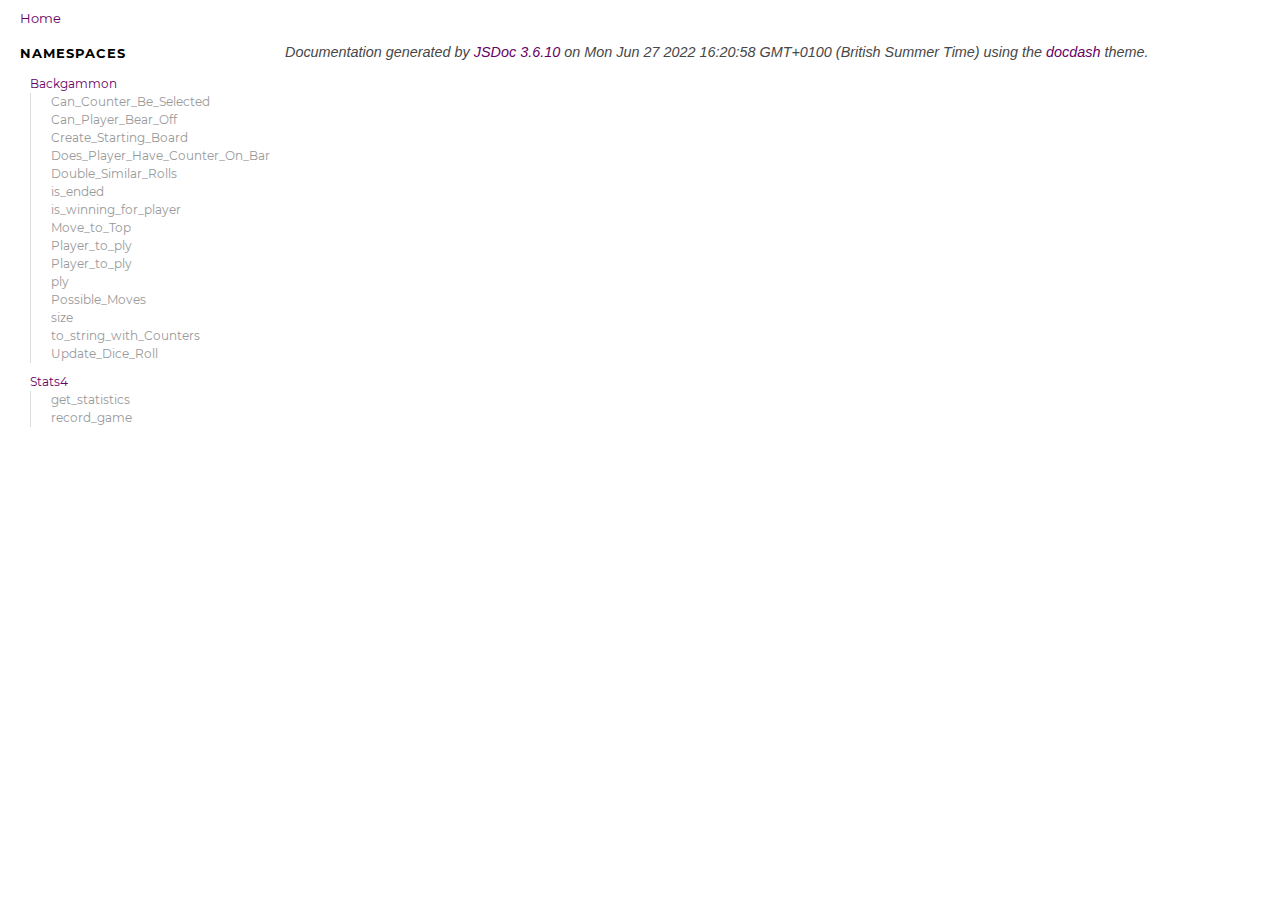
<file: docs/index.html>
<!DOCTYPE html>
<html lang="en">
<head>
    
    <meta charset="utf-8">
    <title>Home - Documentation</title>
    
    
    <script src="scripts/prettify/prettify.js"></script>
    <script src="scripts/prettify/lang-css.js"></script>
    <!--[if lt IE 9]>
      <script src="//html5shiv.googlecode.com/svn/trunk/html5.js"></script>
    <![endif]-->
    <link type="text/css" rel="stylesheet" href="styles/prettify.css">
    <link type="text/css" rel="stylesheet" href="styles/jsdoc.css">
    <script src="scripts/nav.js" defer></script>
    <meta name="viewport" content="width=device-width, initial-scale=1.0">
</head>
<body>

<input type="checkbox" id="nav-trigger" class="nav-trigger" />
<label for="nav-trigger" class="navicon-button x">
  <div class="navicon"></div>
</label>

<label for="nav-trigger" class="overlay"></label>

<nav >
    
    <h2><a href="index.html">Home</a></h2><h3>Namespaces</h3><ul><li><a href="Backgammon.html">Backgammon</a><ul class='methods'><li data-type='method'><a href="Backgammon.html#.Can_Counter_Be_Selected">Can_Counter_Be_Selected</a></li><li data-type='method'><a href="Backgammon.html#.Can_Player_Bear_Off">Can_Player_Bear_Off</a></li><li data-type='method'><a href="Backgammon.html#.Create_Starting_Board">Create_Starting_Board</a></li><li data-type='method'><a href="Backgammon.html#.Does_Player_Have_Counter_On_Bar">Does_Player_Have_Counter_On_Bar</a></li><li data-type='method'><a href="Backgammon.html#.Double_Similar_Rolls">Double_Similar_Rolls</a></li><li data-type='method'><a href="Backgammon.html#.is_ended">is_ended</a></li><li data-type='method'><a href="Backgammon.html#.is_winning_for_player">is_winning_for_player</a></li><li data-type='method'><a href="Backgammon.html#.Move_to_Top">Move_to_Top</a></li><li data-type='method'><a href="Backgammon.html#.Player_to_ply">Player_to_ply</a></li><li data-type='method'><a href="Backgammon.html#.Player_to_ply">Player_to_ply</a></li><li data-type='method'><a href="Backgammon.html#.ply">ply</a></li><li data-type='method'><a href="Backgammon.html#.Possible_Moves">Possible_Moves</a></li><li data-type='method'><a href="Backgammon.html#.size">size</a></li><li data-type='method'><a href="Backgammon.html#.to_string_with_Counters">to_string_with_Counters</a></li><li data-type='method'><a href="Backgammon.html#.Update_Dice_Roll">Update_Dice_Roll</a></li></ul></li><li><a href="Stats4.html">Stats4</a><ul class='methods'><li data-type='method'><a href="Stats4.html#.get_statistics">get_statistics</a></li><li data-type='method'><a href="Stats4.html#.record_game">record_game</a></li></ul></li></ul>
</nav>

<div id="main">
    

    



    


    <section class="package">
        <h3> </h3>		
    </section>









    








    
    
</div>

<br class="clear">

<footer>
    Documentation generated by <a href="https://github.com/jsdoc3/jsdoc">JSDoc 3.6.10</a> on Mon Jun 27 2022 16:20:58 GMT+0100 (British Summer Time) using the <a href="https://github.com/clenemt/docdash">docdash</a> theme.
</footer>

<script>prettyPrint();</script>
<script src="scripts/polyfill.js"></script>
<script src="scripts/linenumber.js"></script>



</body>
</html>
</file>
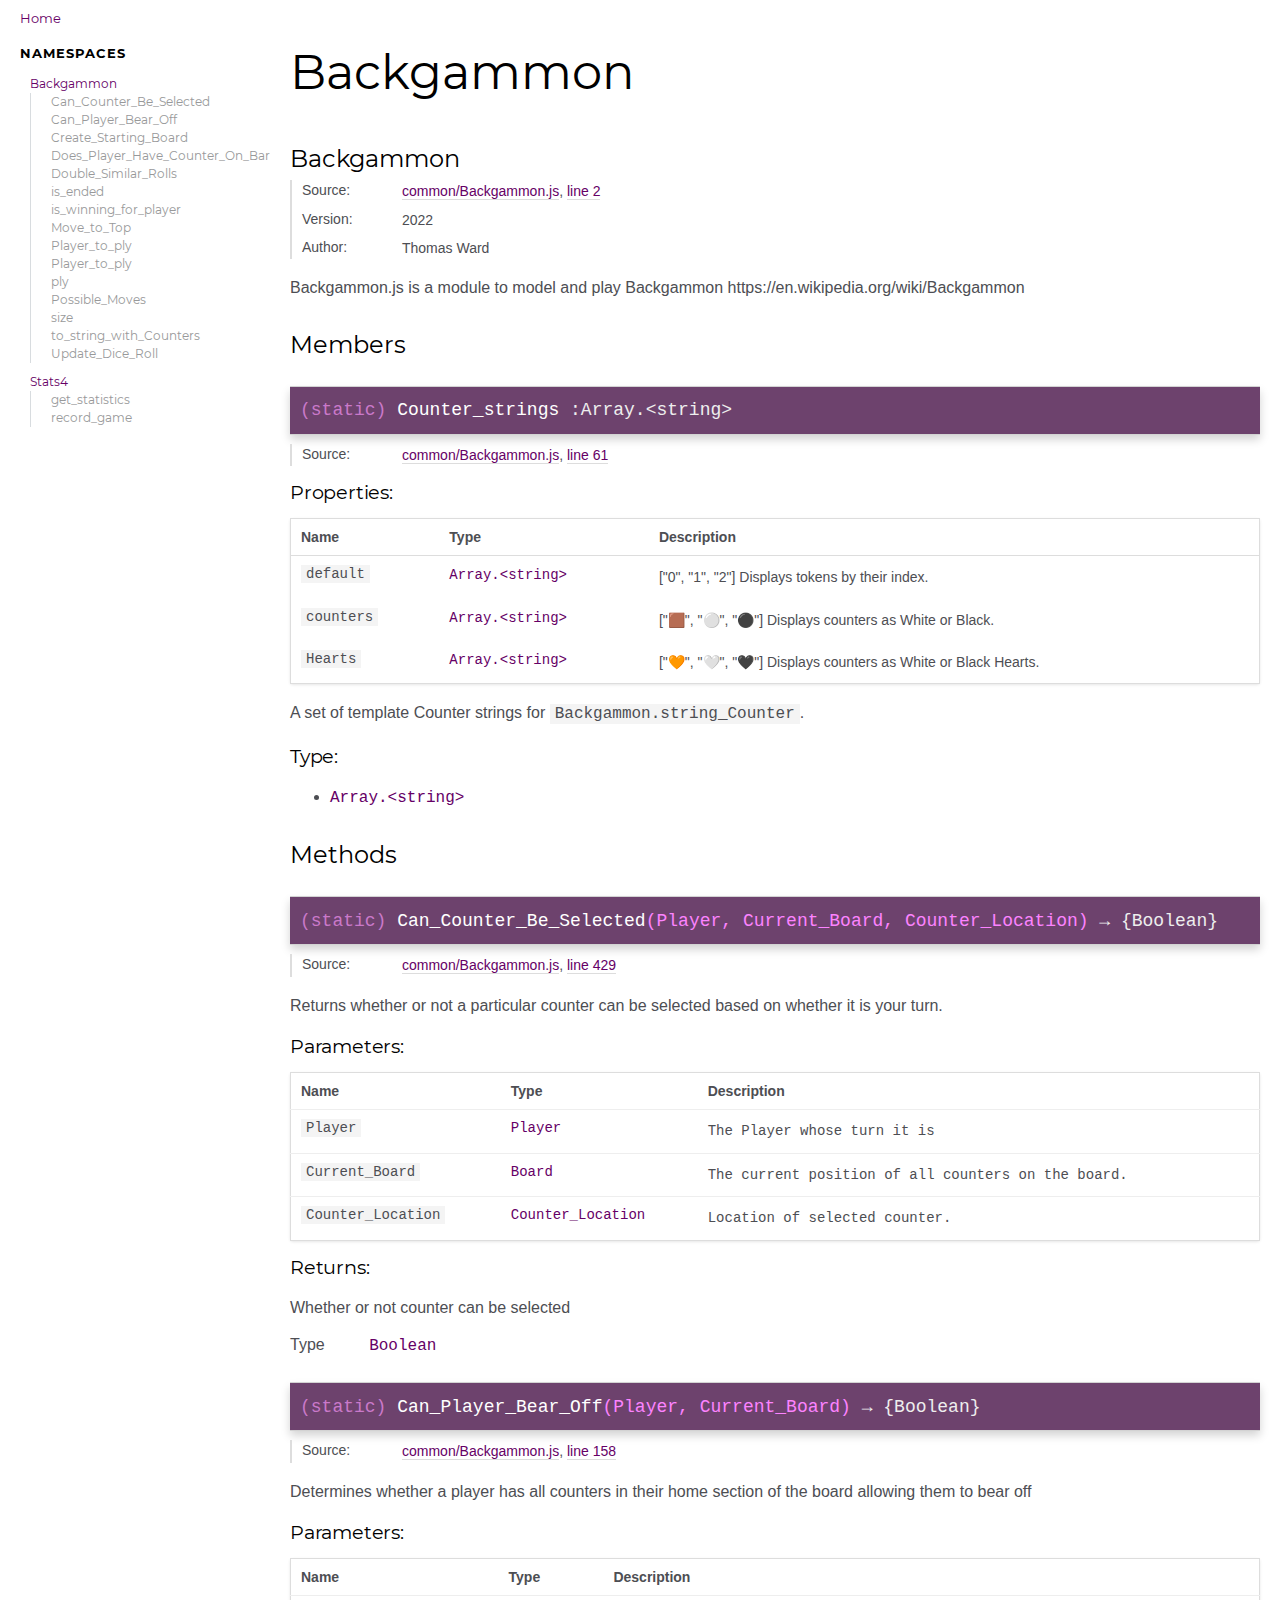
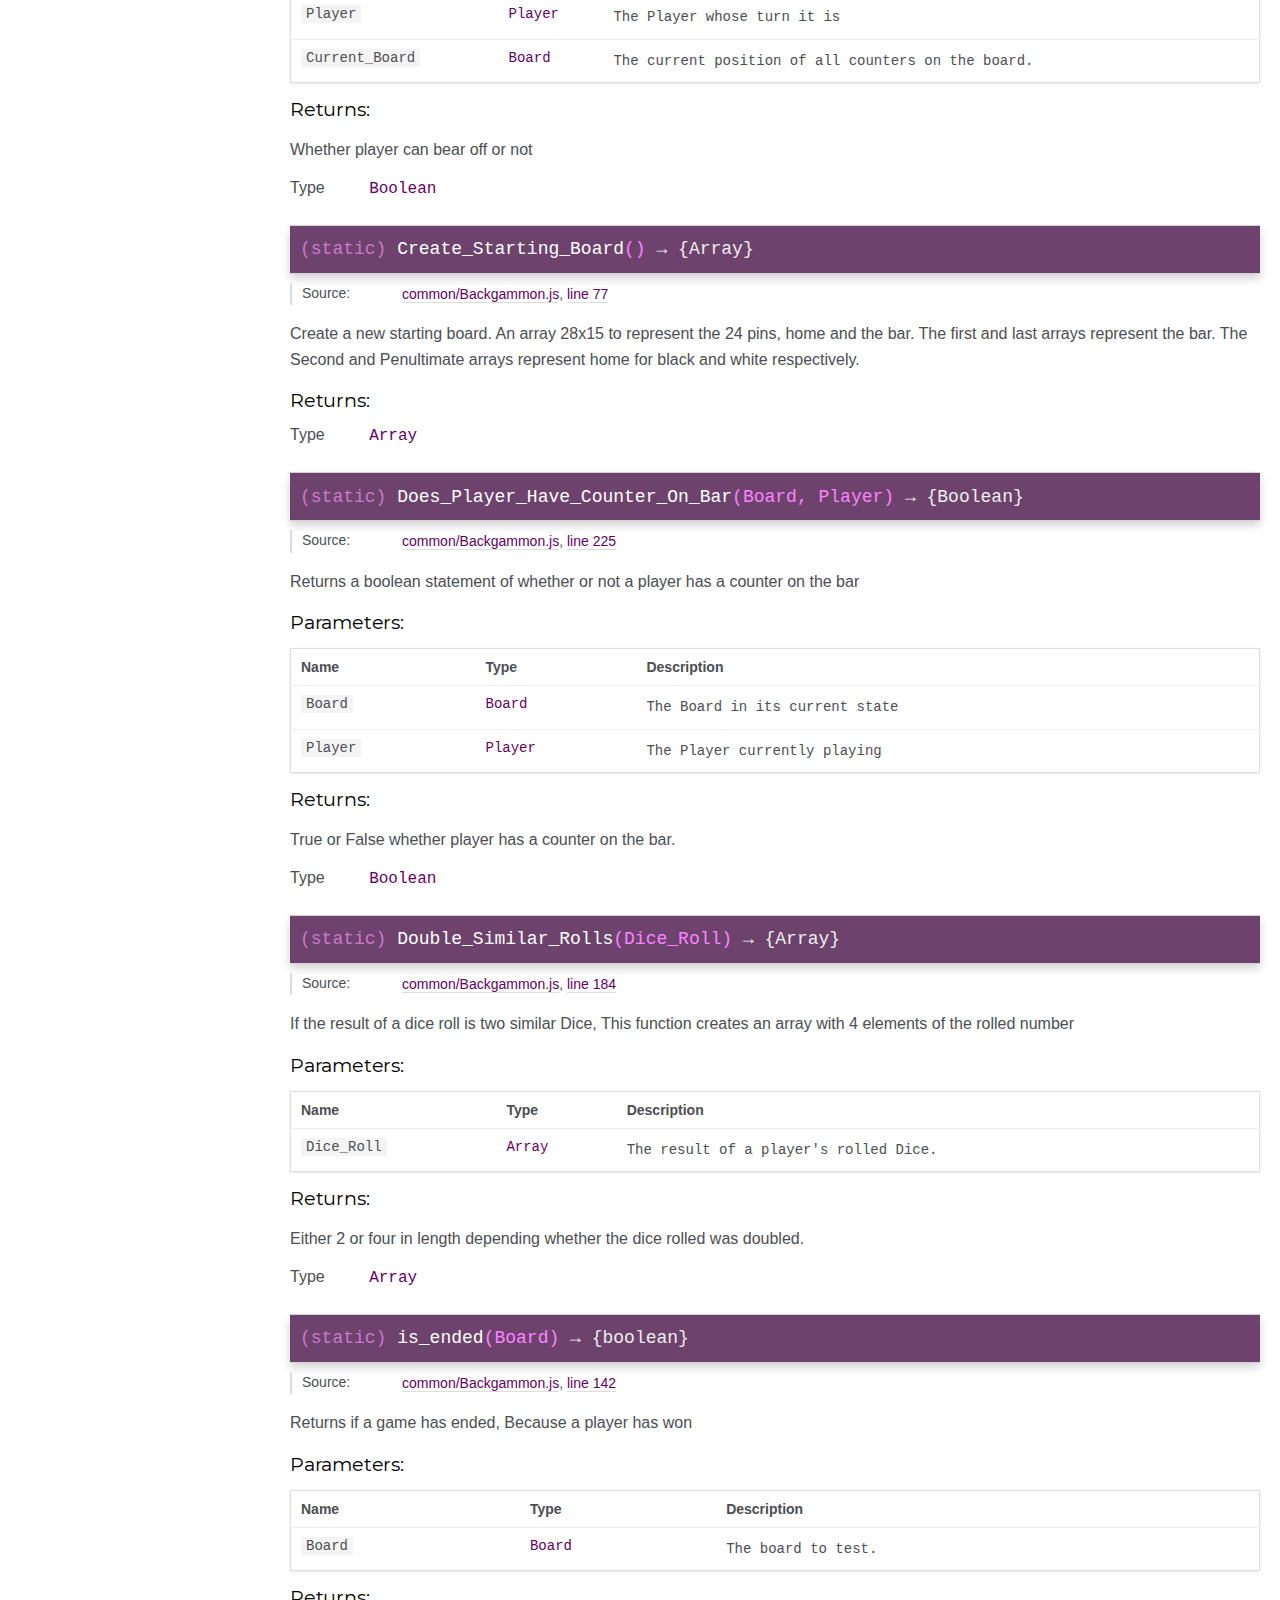
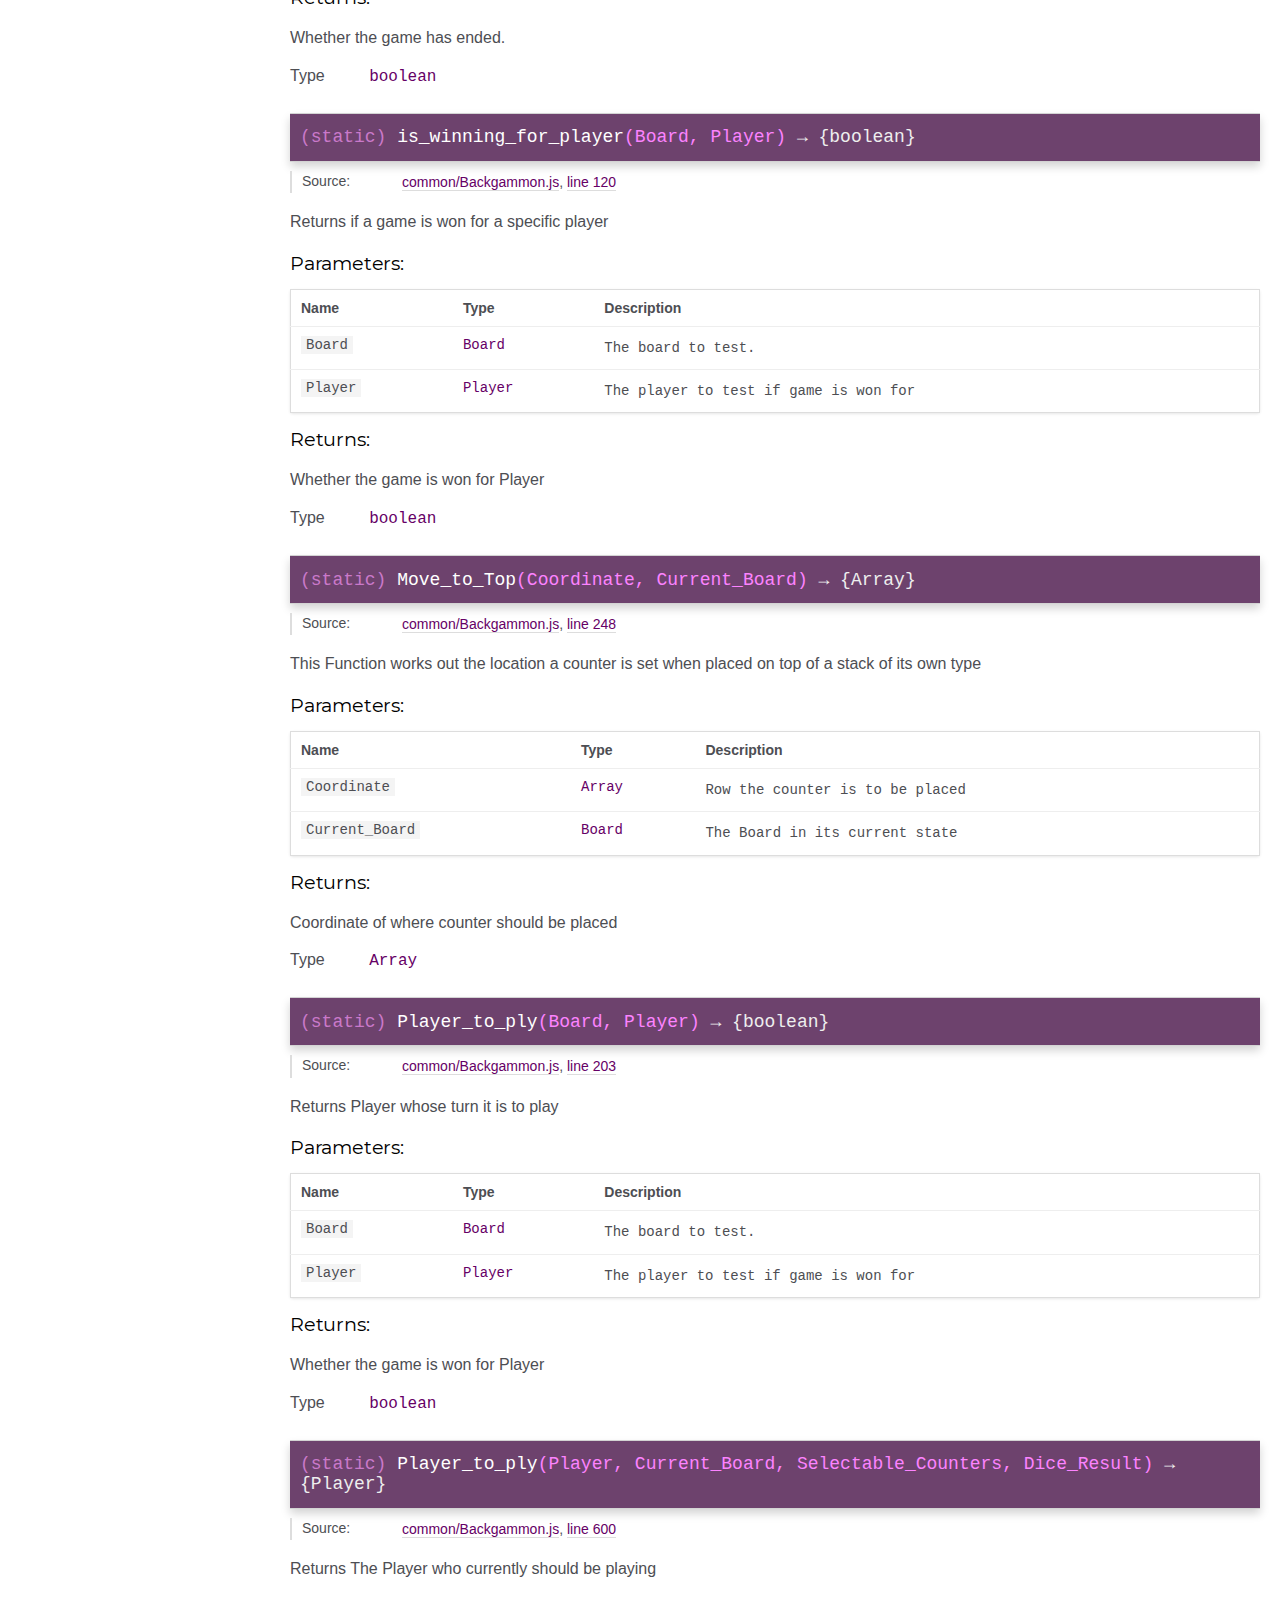
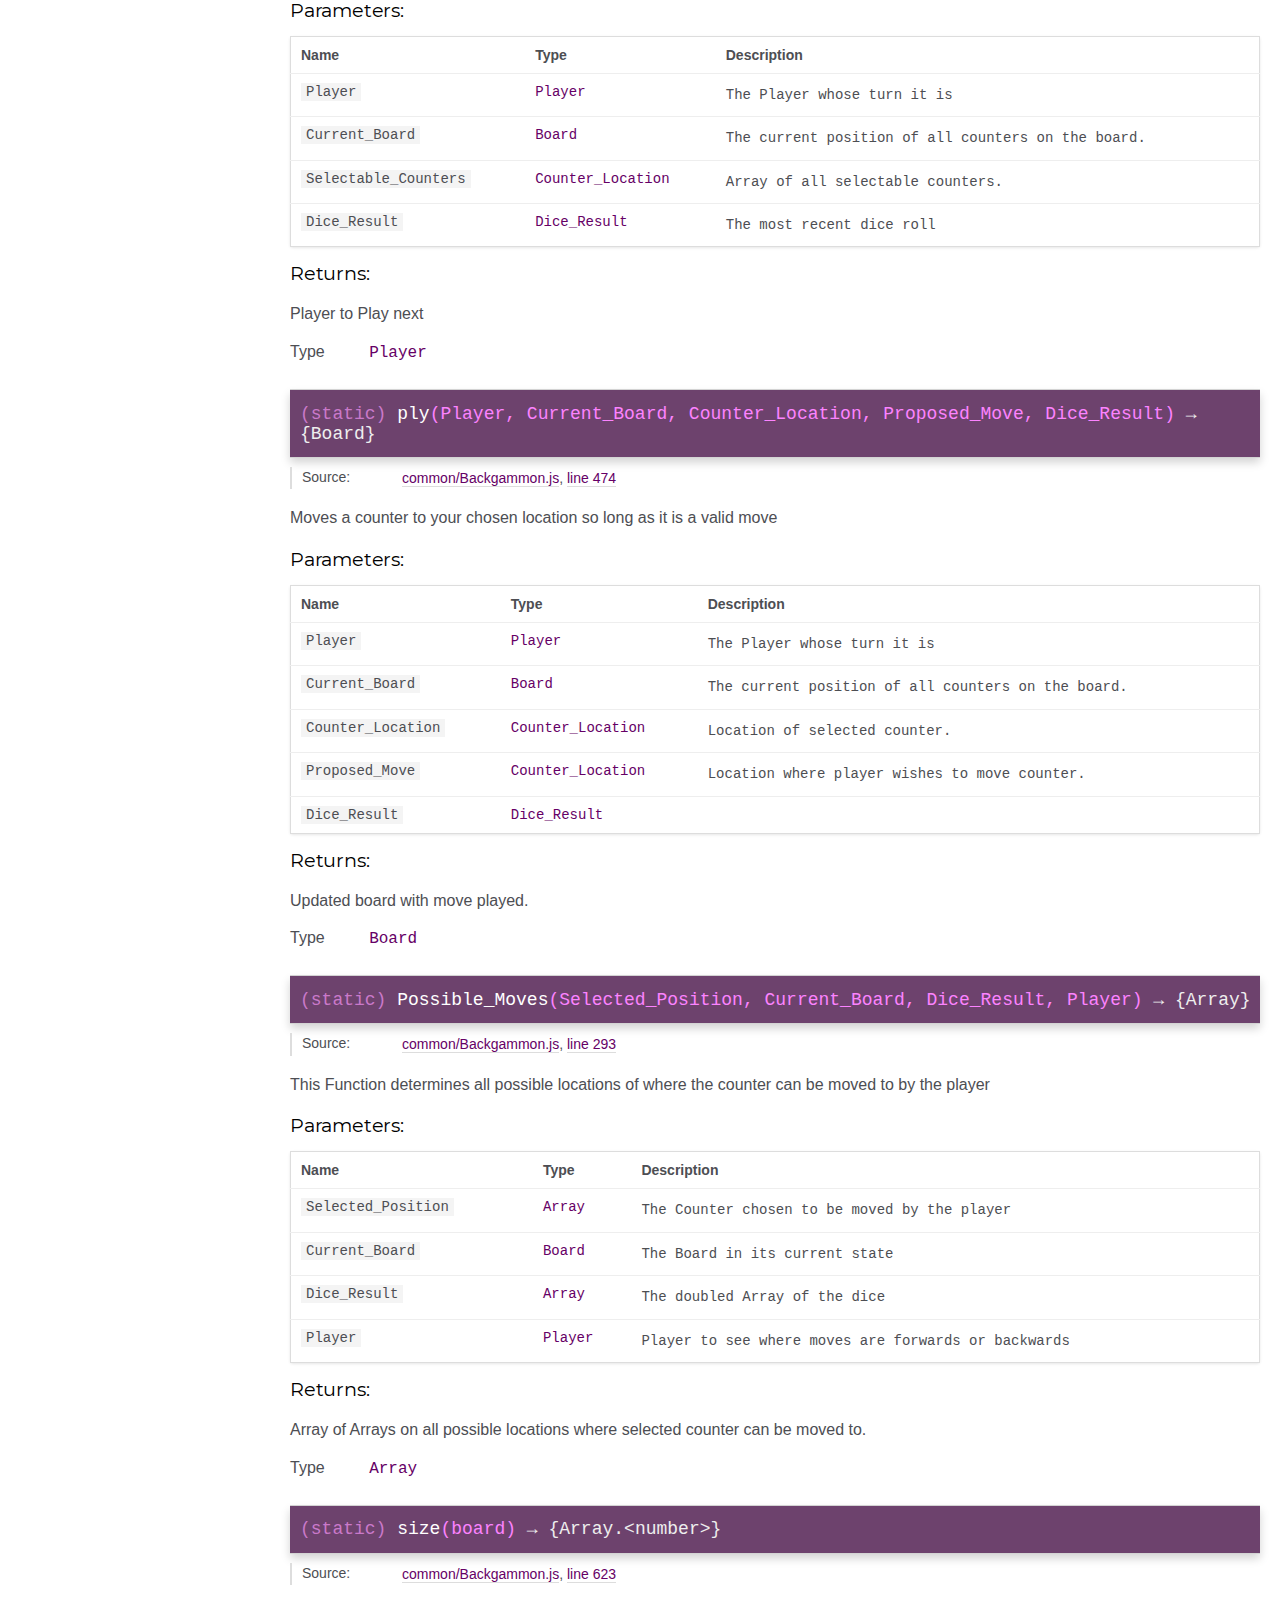
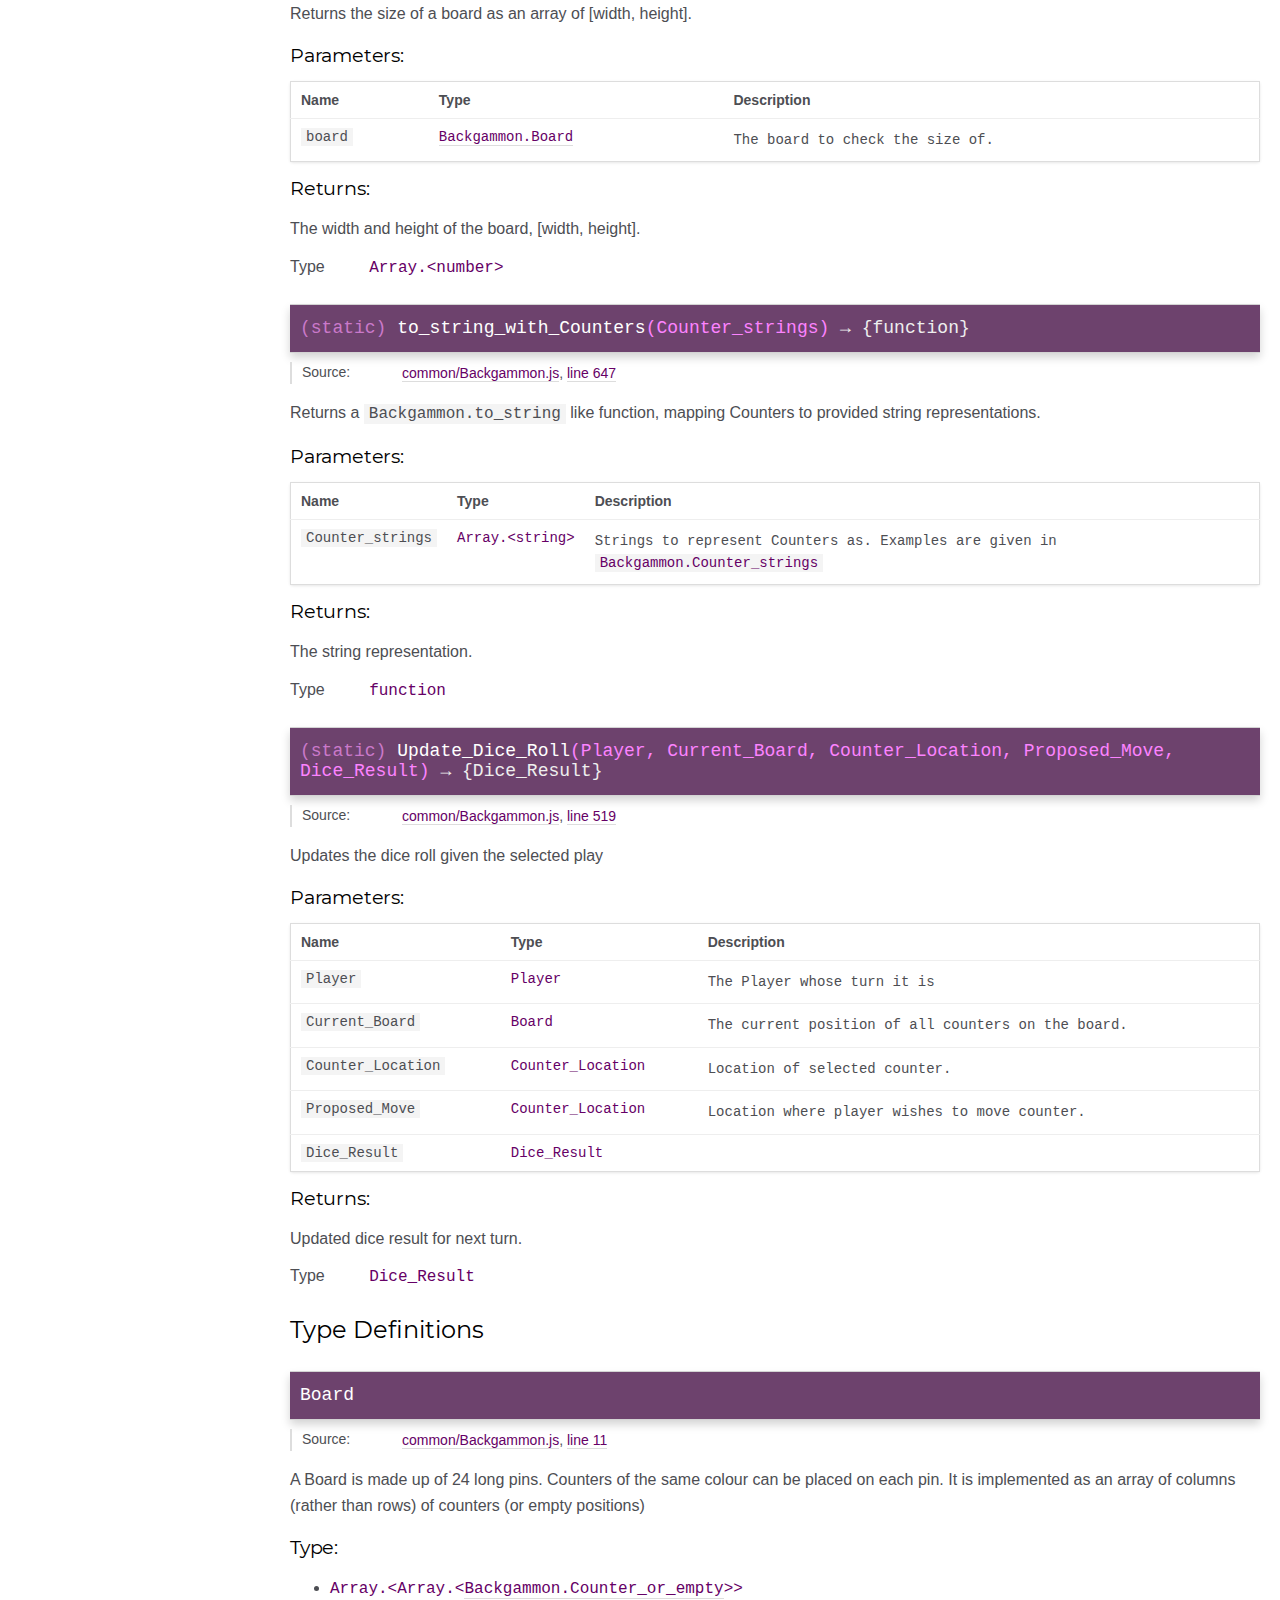
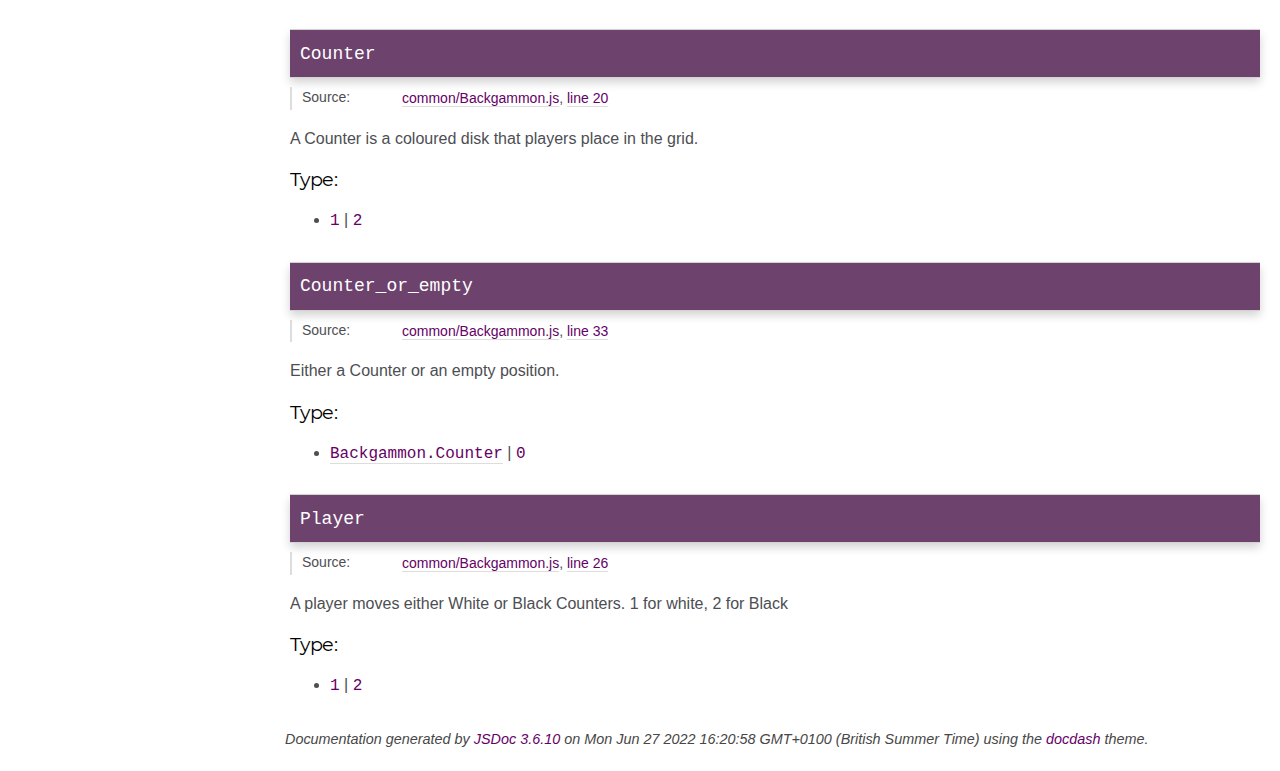
<file: docs/Backgammon.html>
<!DOCTYPE html>
<html lang="en">
<head>
    
    <meta charset="utf-8">
    <title>Backgammon - Documentation</title>
    
    
    <script src="scripts/prettify/prettify.js"></script>
    <script src="scripts/prettify/lang-css.js"></script>
    <!--[if lt IE 9]>
      <script src="//html5shiv.googlecode.com/svn/trunk/html5.js"></script>
    <![endif]-->
    <link type="text/css" rel="stylesheet" href="styles/prettify.css">
    <link type="text/css" rel="stylesheet" href="styles/jsdoc.css">
    <script src="scripts/nav.js" defer></script>
    <meta name="viewport" content="width=device-width, initial-scale=1.0">
</head>
<body>

<input type="checkbox" id="nav-trigger" class="nav-trigger" />
<label for="nav-trigger" class="navicon-button x">
  <div class="navicon"></div>
</label>

<label for="nav-trigger" class="overlay"></label>

<nav >
    
    <h2><a href="index.html">Home</a></h2><h3>Namespaces</h3><ul><li><a href="Backgammon.html">Backgammon</a><ul class='methods'><li data-type='method'><a href="Backgammon.html#.Can_Counter_Be_Selected">Can_Counter_Be_Selected</a></li><li data-type='method'><a href="Backgammon.html#.Can_Player_Bear_Off">Can_Player_Bear_Off</a></li><li data-type='method'><a href="Backgammon.html#.Create_Starting_Board">Create_Starting_Board</a></li><li data-type='method'><a href="Backgammon.html#.Does_Player_Have_Counter_On_Bar">Does_Player_Have_Counter_On_Bar</a></li><li data-type='method'><a href="Backgammon.html#.Double_Similar_Rolls">Double_Similar_Rolls</a></li><li data-type='method'><a href="Backgammon.html#.is_ended">is_ended</a></li><li data-type='method'><a href="Backgammon.html#.is_winning_for_player">is_winning_for_player</a></li><li data-type='method'><a href="Backgammon.html#.Move_to_Top">Move_to_Top</a></li><li data-type='method'><a href="Backgammon.html#.Player_to_ply">Player_to_ply</a></li><li data-type='method'><a href="Backgammon.html#.Player_to_ply">Player_to_ply</a></li><li data-type='method'><a href="Backgammon.html#.ply">ply</a></li><li data-type='method'><a href="Backgammon.html#.Possible_Moves">Possible_Moves</a></li><li data-type='method'><a href="Backgammon.html#.size">size</a></li><li data-type='method'><a href="Backgammon.html#.to_string_with_Counters">to_string_with_Counters</a></li><li data-type='method'><a href="Backgammon.html#.Update_Dice_Roll">Update_Dice_Roll</a></li></ul></li><li><a href="Stats4.html">Stats4</a><ul class='methods'><li data-type='method'><a href="Stats4.html#.get_statistics">get_statistics</a></li><li data-type='method'><a href="Stats4.html#.record_game">record_game</a></li></ul></li></ul>
</nav>

<div id="main">
    
    <h1 class="page-title">Backgammon</h1>
    

    




<section>

<header>
    
        <h2>
        Backgammon
        </h2>
        
    
</header>

<article>
    
        <div class="container-overview">
        
            

<dl class="details">

    
    <dt class="tag-source">Source:</dt>
    <dd class="tag-source"><ul class="dummy"><li>
        <a href="common_Backgammon.js.html">common/Backgammon.js</a>, <a href="common_Backgammon.js.html#line2">line 2</a>
    </li></ul></dd>
    

    
    <dt class="tag-version">Version:</dt>
    <dd class="tag-version"><ul class="dummy"><li>2022</li></ul></dd>
    

    

    

    

    

    

    

    

    
    <dt class="tag-author">Author:</dt>
    <dd class="tag-author">
        <ul>
            <li>Thomas Ward</li>
        </ul>
    </dd>
    

    

    

    

    

    

    
</dl>




            
                <div class="description usertext"><p>Backgammon.js is a module to model and play Backgammon
https://en.wikipedia.org/wiki/Backgammon</p></div>
            

            
        
        </div>
    

    

    

    
    
    

     

    

    
        <h3 class="subsection-title">Members</h3>

        
            
<h4 class="name" id=".Counter_strings"><span class="type-signature">(static) </span>Counter_strings<span class="type-signature"> :Array.&lt;string></span></h4>





<dl class="details">

    
    <dt class="tag-source">Source:</dt>
    <dd class="tag-source"><ul class="dummy"><li>
        <a href="common_Backgammon.js.html">common/Backgammon.js</a>, <a href="common_Backgammon.js.html#line61">line 61</a>
    </li></ul></dd>
    

    

    

    

    

    

    

    

    

    

    

    

    

    

    

    
</dl>



    <h5 class="subsection-title">Properties:</h5>

    

<table class="props">
    <thead>
    <tr>
        
        <th>Name</th>
        

        <th>Type</th>

        

        

        <th class="last">Description</th>
    </tr>
    </thead>

    <tbody>
    

        <tr>
            
                <td class="name"><code>default</code></td>
            

            <td class="type">
            
                
<span class="param-type">Array.&lt;string></span>


            
            </td>

            

            

            <td class="description last"><p>[&quot;0&quot;, &quot;1&quot;, &quot;2&quot;] Displays tokens by their index.</p></td>
        </tr>

    

        <tr>
            
                <td class="name"><code>counters</code></td>
            

            <td class="type">
            
                
<span class="param-type">Array.&lt;string></span>


            
            </td>

            

            

            <td class="description last"><p>[&quot;🟫&quot;, &quot;⚪️&quot;, &quot;⚫&quot;]
Displays counters as White or Black.</p></td>
        </tr>

    

        <tr>
            
                <td class="name"><code>Hearts</code></td>
            

            <td class="type">
            
                
<span class="param-type">Array.&lt;string></span>


            
            </td>

            

            

            <td class="description last"><p>[&quot;🧡&quot;, &quot;🤍&quot;, &quot;🖤&quot;]
Displays counters as White or Black Hearts.</p></td>
        </tr>

    
    </tbody>
</table>






<div class="description usertext">
    <p>A set of template Counter strings for <code>Backgammon.string_Counter</code>.</p>
</div>



    <h5>Type:</h5>
    <ul>
        <li>
            
<span class="param-type">Array.&lt;string></span>


        </li>
    </ul>






        
    

    
        <h3 class="subsection-title">Methods</h3>

        
            

    

    <h4 class="name" id=".Can_Counter_Be_Selected"><span class="type-signature">(static) </span>Can_Counter_Be_Selected<span class="signature">(Player, Current_Board, Counter_Location)</span><span class="type-signature"> &rarr; {Boolean}</span></h4>

    




<dl class="details">

    
    <dt class="tag-source">Source:</dt>
    <dd class="tag-source"><ul class="dummy"><li>
        <a href="common_Backgammon.js.html">common/Backgammon.js</a>, <a href="common_Backgammon.js.html#line429">line 429</a>
    </li></ul></dd>
    

    

    

    

    

    

    

    

    

    

    

    

    

    

    

    
</dl>





<div class="description usertext">
    <p>Returns whether or not a particular counter can be selected based on whether it is your turn.</p>
</div>











    <h5>Parameters:</h5>
    

<table class="params">
    <thead>
    <tr>
        
        <th>Name</th>
        

        <th>Type</th>

        

        

        <th class="last">Description</th>
    </tr>
    </thead>

    <tbody>
    

        <tr>
            
                <td class="name"><code>Player</code></td>
            

            <td class="type">
            
                
<span class="param-type">Player</span>


            
            </td>

            

            

            <td class="description last"><p>The Player whose turn it is</p></td>
        </tr>

    

        <tr>
            
                <td class="name"><code>Current_Board</code></td>
            

            <td class="type">
            
                
<span class="param-type">Board</span>


            
            </td>

            

            

            <td class="description last"><p>The current position of all counters on the board.</p></td>
        </tr>

    

        <tr>
            
                <td class="name"><code>Counter_Location</code></td>
            

            <td class="type">
            
                
<span class="param-type">Counter_Location</span>


            
            </td>

            

            

            <td class="description last"><p>Location of selected counter.</p></td>
        </tr>

    
    </tbody>
</table>
















<h5>Returns:</h5>

        
<div class="param-desc">
    <p>Whether or not counter can be selected</p>
</div>



<dl class="param-type">
    <dt>
        Type
    </dt>
    <dd>
        
<span class="param-type">Boolean</span>


    </dd>
</dl>

    



        
            

    

    <h4 class="name" id=".Can_Player_Bear_Off"><span class="type-signature">(static) </span>Can_Player_Bear_Off<span class="signature">(Player, Current_Board)</span><span class="type-signature"> &rarr; {Boolean}</span></h4>

    




<dl class="details">

    
    <dt class="tag-source">Source:</dt>
    <dd class="tag-source"><ul class="dummy"><li>
        <a href="common_Backgammon.js.html">common/Backgammon.js</a>, <a href="common_Backgammon.js.html#line158">line 158</a>
    </li></ul></dd>
    

    

    

    

    

    

    

    

    

    

    

    

    

    

    

    
</dl>





<div class="description usertext">
    <p>Determines whether a player has all counters in their home section of the board allowing them to bear off</p>
</div>











    <h5>Parameters:</h5>
    

<table class="params">
    <thead>
    <tr>
        
        <th>Name</th>
        

        <th>Type</th>

        

        

        <th class="last">Description</th>
    </tr>
    </thead>

    <tbody>
    

        <tr>
            
                <td class="name"><code>Player</code></td>
            

            <td class="type">
            
                
<span class="param-type">Player</span>


            
            </td>

            

            

            <td class="description last"><p>The Player whose turn it is</p></td>
        </tr>

    

        <tr>
            
                <td class="name"><code>Current_Board</code></td>
            

            <td class="type">
            
                
<span class="param-type">Board</span>


            
            </td>

            

            

            <td class="description last"><p>The current position of all counters on the board.</p></td>
        </tr>

    
    </tbody>
</table>
















<h5>Returns:</h5>

        
<div class="param-desc">
    <p>Whether player can bear off or not</p>
</div>



<dl class="param-type">
    <dt>
        Type
    </dt>
    <dd>
        
<span class="param-type">Boolean</span>


    </dd>
</dl>

    



        
            

    

    <h4 class="name" id=".Create_Starting_Board"><span class="type-signature">(static) </span>Create_Starting_Board<span class="signature">()</span><span class="type-signature"> &rarr; {Array}</span></h4>

    




<dl class="details">

    
    <dt class="tag-source">Source:</dt>
    <dd class="tag-source"><ul class="dummy"><li>
        <a href="common_Backgammon.js.html">common/Backgammon.js</a>, <a href="common_Backgammon.js.html#line77">line 77</a>
    </li></ul></dd>
    

    

    

    

    

    

    

    

    

    

    

    

    

    

    

    
</dl>





<div class="description usertext">
    <p>Create a new starting board.
An array 28x15 to represent the 24 pins, home and the bar.
The first and last arrays represent the bar.
The Second and Penultimate arrays represent home for black and white respectively.</p>
</div>

























<h5>Returns:</h5>

        


<dl class="param-type">
    <dt>
        Type
    </dt>
    <dd>
        
<span class="param-type">Array</span>


    </dd>
</dl>

    



        
            

    

    <h4 class="name" id=".Does_Player_Have_Counter_On_Bar"><span class="type-signature">(static) </span>Does_Player_Have_Counter_On_Bar<span class="signature">(Board, Player)</span><span class="type-signature"> &rarr; {Boolean}</span></h4>

    




<dl class="details">

    
    <dt class="tag-source">Source:</dt>
    <dd class="tag-source"><ul class="dummy"><li>
        <a href="common_Backgammon.js.html">common/Backgammon.js</a>, <a href="common_Backgammon.js.html#line225">line 225</a>
    </li></ul></dd>
    

    

    

    

    

    

    

    

    

    

    

    

    

    

    

    
</dl>





<div class="description usertext">
    <p>Returns a boolean statement of whether or not a player has a counter on the bar</p>
</div>











    <h5>Parameters:</h5>
    

<table class="params">
    <thead>
    <tr>
        
        <th>Name</th>
        

        <th>Type</th>

        

        

        <th class="last">Description</th>
    </tr>
    </thead>

    <tbody>
    

        <tr>
            
                <td class="name"><code>Board</code></td>
            

            <td class="type">
            
                
<span class="param-type">Board</span>


            
            </td>

            

            

            <td class="description last"><p>The Board in its current state</p></td>
        </tr>

    

        <tr>
            
                <td class="name"><code>Player</code></td>
            

            <td class="type">
            
                
<span class="param-type">Player</span>


            
            </td>

            

            

            <td class="description last"><p>The Player currently playing</p></td>
        </tr>

    
    </tbody>
</table>
















<h5>Returns:</h5>

        
<div class="param-desc">
    <p>True or False whether player has a counter on the bar.</p>
</div>



<dl class="param-type">
    <dt>
        Type
    </dt>
    <dd>
        
<span class="param-type">Boolean</span>


    </dd>
</dl>

    



        
            

    

    <h4 class="name" id=".Double_Similar_Rolls"><span class="type-signature">(static) </span>Double_Similar_Rolls<span class="signature">(Dice_Roll)</span><span class="type-signature"> &rarr; {Array}</span></h4>

    




<dl class="details">

    
    <dt class="tag-source">Source:</dt>
    <dd class="tag-source"><ul class="dummy"><li>
        <a href="common_Backgammon.js.html">common/Backgammon.js</a>, <a href="common_Backgammon.js.html#line184">line 184</a>
    </li></ul></dd>
    

    

    

    

    

    

    

    

    

    

    

    

    

    

    

    
</dl>





<div class="description usertext">
    <p>If the result of a dice roll is two similar Dice, This function creates an array with 4 elements of the rolled number</p>
</div>











    <h5>Parameters:</h5>
    

<table class="params">
    <thead>
    <tr>
        
        <th>Name</th>
        

        <th>Type</th>

        

        

        <th class="last">Description</th>
    </tr>
    </thead>

    <tbody>
    

        <tr>
            
                <td class="name"><code>Dice_Roll</code></td>
            

            <td class="type">
            
                
<span class="param-type">Array</span>


            
            </td>

            

            

            <td class="description last"><p>The result of a player's rolled Dice.</p></td>
        </tr>

    
    </tbody>
</table>
















<h5>Returns:</h5>

        
<div class="param-desc">
    <p>Either 2 or four in length depending whether the dice rolled was doubled.</p>
</div>



<dl class="param-type">
    <dt>
        Type
    </dt>
    <dd>
        
<span class="param-type">Array</span>


    </dd>
</dl>

    



        
            

    

    <h4 class="name" id=".is_ended"><span class="type-signature">(static) </span>is_ended<span class="signature">(Board)</span><span class="type-signature"> &rarr; {boolean}</span></h4>

    




<dl class="details">

    
    <dt class="tag-source">Source:</dt>
    <dd class="tag-source"><ul class="dummy"><li>
        <a href="common_Backgammon.js.html">common/Backgammon.js</a>, <a href="common_Backgammon.js.html#line142">line 142</a>
    </li></ul></dd>
    

    

    

    

    

    

    

    

    

    

    

    

    

    

    

    
</dl>





<div class="description usertext">
    <p>Returns if a game has ended,
Because a player has won</p>
</div>











    <h5>Parameters:</h5>
    

<table class="params">
    <thead>
    <tr>
        
        <th>Name</th>
        

        <th>Type</th>

        

        

        <th class="last">Description</th>
    </tr>
    </thead>

    <tbody>
    

        <tr>
            
                <td class="name"><code>Board</code></td>
            

            <td class="type">
            
                
<span class="param-type">Board</span>


            
            </td>

            

            

            <td class="description last"><p>The board to test.</p></td>
        </tr>

    
    </tbody>
</table>
















<h5>Returns:</h5>

        
<div class="param-desc">
    <p>Whether the game has ended.</p>
</div>



<dl class="param-type">
    <dt>
        Type
    </dt>
    <dd>
        
<span class="param-type">boolean</span>


    </dd>
</dl>

    



        
            

    

    <h4 class="name" id=".is_winning_for_player"><span class="type-signature">(static) </span>is_winning_for_player<span class="signature">(Board, Player)</span><span class="type-signature"> &rarr; {boolean}</span></h4>

    




<dl class="details">

    
    <dt class="tag-source">Source:</dt>
    <dd class="tag-source"><ul class="dummy"><li>
        <a href="common_Backgammon.js.html">common/Backgammon.js</a>, <a href="common_Backgammon.js.html#line120">line 120</a>
    </li></ul></dd>
    

    

    

    

    

    

    

    

    

    

    

    

    

    

    

    
</dl>





<div class="description usertext">
    <p>Returns if a game is won for a specific player</p>
</div>











    <h5>Parameters:</h5>
    

<table class="params">
    <thead>
    <tr>
        
        <th>Name</th>
        

        <th>Type</th>

        

        

        <th class="last">Description</th>
    </tr>
    </thead>

    <tbody>
    

        <tr>
            
                <td class="name"><code>Board</code></td>
            

            <td class="type">
            
                
<span class="param-type">Board</span>


            
            </td>

            

            

            <td class="description last"><p>The board to test.</p></td>
        </tr>

    

        <tr>
            
                <td class="name"><code>Player</code></td>
            

            <td class="type">
            
                
<span class="param-type">Player</span>


            
            </td>

            

            

            <td class="description last"><p>The player to test if game is won for</p></td>
        </tr>

    
    </tbody>
</table>
















<h5>Returns:</h5>

        
<div class="param-desc">
    <p>Whether the game is won for Player</p>
</div>



<dl class="param-type">
    <dt>
        Type
    </dt>
    <dd>
        
<span class="param-type">boolean</span>


    </dd>
</dl>

    



        
            

    

    <h4 class="name" id=".Move_to_Top"><span class="type-signature">(static) </span>Move_to_Top<span class="signature">(Coordinate, Current_Board)</span><span class="type-signature"> &rarr; {Array}</span></h4>

    




<dl class="details">

    
    <dt class="tag-source">Source:</dt>
    <dd class="tag-source"><ul class="dummy"><li>
        <a href="common_Backgammon.js.html">common/Backgammon.js</a>, <a href="common_Backgammon.js.html#line248">line 248</a>
    </li></ul></dd>
    

    

    

    

    

    

    

    

    

    

    

    

    

    

    

    
</dl>





<div class="description usertext">
    <p>This Function works out the location a counter is set when placed on top of a stack of its own type</p>
</div>











    <h5>Parameters:</h5>
    

<table class="params">
    <thead>
    <tr>
        
        <th>Name</th>
        

        <th>Type</th>

        

        

        <th class="last">Description</th>
    </tr>
    </thead>

    <tbody>
    

        <tr>
            
                <td class="name"><code>Coordinate</code></td>
            

            <td class="type">
            
                
<span class="param-type">Array</span>


            
            </td>

            

            

            <td class="description last"><p>Row the counter is to be placed</p></td>
        </tr>

    

        <tr>
            
                <td class="name"><code>Current_Board</code></td>
            

            <td class="type">
            
                
<span class="param-type">Board</span>


            
            </td>

            

            

            <td class="description last"><p>The Board in its current state</p></td>
        </tr>

    
    </tbody>
</table>
















<h5>Returns:</h5>

        
<div class="param-desc">
    <p>Coordinate of where counter should be placed</p>
</div>



<dl class="param-type">
    <dt>
        Type
    </dt>
    <dd>
        
<span class="param-type">Array</span>


    </dd>
</dl>

    



        
            

    

    <h4 class="name" id=".Player_to_ply"><span class="type-signature">(static) </span>Player_to_ply<span class="signature">(Board, Player)</span><span class="type-signature"> &rarr; {boolean}</span></h4>

    




<dl class="details">

    
    <dt class="tag-source">Source:</dt>
    <dd class="tag-source"><ul class="dummy"><li>
        <a href="common_Backgammon.js.html">common/Backgammon.js</a>, <a href="common_Backgammon.js.html#line203">line 203</a>
    </li></ul></dd>
    

    

    

    

    

    

    

    

    

    

    

    

    

    

    

    
</dl>





<div class="description usertext">
    <p>Returns Player whose turn it is to play</p>
</div>











    <h5>Parameters:</h5>
    

<table class="params">
    <thead>
    <tr>
        
        <th>Name</th>
        

        <th>Type</th>

        

        

        <th class="last">Description</th>
    </tr>
    </thead>

    <tbody>
    

        <tr>
            
                <td class="name"><code>Board</code></td>
            

            <td class="type">
            
                
<span class="param-type">Board</span>


            
            </td>

            

            

            <td class="description last"><p>The board to test.</p></td>
        </tr>

    

        <tr>
            
                <td class="name"><code>Player</code></td>
            

            <td class="type">
            
                
<span class="param-type">Player</span>


            
            </td>

            

            

            <td class="description last"><p>The player to test if game is won for</p></td>
        </tr>

    
    </tbody>
</table>
















<h5>Returns:</h5>

        
<div class="param-desc">
    <p>Whether the game is won for Player</p>
</div>



<dl class="param-type">
    <dt>
        Type
    </dt>
    <dd>
        
<span class="param-type">boolean</span>


    </dd>
</dl>

    



        
            

    

    <h4 class="name" id=".Player_to_ply"><span class="type-signature">(static) </span>Player_to_ply<span class="signature">(Player, Current_Board, Selectable_Counters, Dice_Result)</span><span class="type-signature"> &rarr; {Player}</span></h4>

    




<dl class="details">

    
    <dt class="tag-source">Source:</dt>
    <dd class="tag-source"><ul class="dummy"><li>
        <a href="common_Backgammon.js.html">common/Backgammon.js</a>, <a href="common_Backgammon.js.html#line600">line 600</a>
    </li></ul></dd>
    

    

    

    

    

    

    

    

    

    

    

    

    

    

    

    
</dl>





<div class="description usertext">
    <p>Returns The Player who currently should be playing</p>
</div>











    <h5>Parameters:</h5>
    

<table class="params">
    <thead>
    <tr>
        
        <th>Name</th>
        

        <th>Type</th>

        

        

        <th class="last">Description</th>
    </tr>
    </thead>

    <tbody>
    

        <tr>
            
                <td class="name"><code>Player</code></td>
            

            <td class="type">
            
                
<span class="param-type">Player</span>


            
            </td>

            

            

            <td class="description last"><p>The Player whose turn it is</p></td>
        </tr>

    

        <tr>
            
                <td class="name"><code>Current_Board</code></td>
            

            <td class="type">
            
                
<span class="param-type">Board</span>


            
            </td>

            

            

            <td class="description last"><p>The current position of all counters on the board.</p></td>
        </tr>

    

        <tr>
            
                <td class="name"><code>Selectable_Counters</code></td>
            

            <td class="type">
            
                
<span class="param-type">Counter_Location</span>


            
            </td>

            

            

            <td class="description last"><p>Array of all selectable counters.</p></td>
        </tr>

    

        <tr>
            
                <td class="name"><code>Dice_Result</code></td>
            

            <td class="type">
            
                
<span class="param-type">Dice_Result</span>


            
            </td>

            

            

            <td class="description last"><p>The most recent dice roll</p></td>
        </tr>

    
    </tbody>
</table>
















<h5>Returns:</h5>

        
<div class="param-desc">
    <p>Player to Play next</p>
</div>



<dl class="param-type">
    <dt>
        Type
    </dt>
    <dd>
        
<span class="param-type">Player</span>


    </dd>
</dl>

    



        
            

    

    <h4 class="name" id=".ply"><span class="type-signature">(static) </span>ply<span class="signature">(Player, Current_Board, Counter_Location, Proposed_Move, Dice_Result)</span><span class="type-signature"> &rarr; {Board}</span></h4>

    




<dl class="details">

    
    <dt class="tag-source">Source:</dt>
    <dd class="tag-source"><ul class="dummy"><li>
        <a href="common_Backgammon.js.html">common/Backgammon.js</a>, <a href="common_Backgammon.js.html#line474">line 474</a>
    </li></ul></dd>
    

    

    

    

    

    

    

    

    

    

    

    

    

    

    

    
</dl>





<div class="description usertext">
    <p>Moves a counter to your chosen location so long as it is a valid move</p>
</div>











    <h5>Parameters:</h5>
    

<table class="params">
    <thead>
    <tr>
        
        <th>Name</th>
        

        <th>Type</th>

        

        

        <th class="last">Description</th>
    </tr>
    </thead>

    <tbody>
    

        <tr>
            
                <td class="name"><code>Player</code></td>
            

            <td class="type">
            
                
<span class="param-type">Player</span>


            
            </td>

            

            

            <td class="description last"><p>The Player whose turn it is</p></td>
        </tr>

    

        <tr>
            
                <td class="name"><code>Current_Board</code></td>
            

            <td class="type">
            
                
<span class="param-type">Board</span>


            
            </td>

            

            

            <td class="description last"><p>The current position of all counters on the board.</p></td>
        </tr>

    

        <tr>
            
                <td class="name"><code>Counter_Location</code></td>
            

            <td class="type">
            
                
<span class="param-type">Counter_Location</span>


            
            </td>

            

            

            <td class="description last"><p>Location of selected counter.</p></td>
        </tr>

    

        <tr>
            
                <td class="name"><code>Proposed_Move</code></td>
            

            <td class="type">
            
                
<span class="param-type">Counter_Location</span>


            
            </td>

            

            

            <td class="description last"><p>Location where player wishes to move counter.</p></td>
        </tr>

    

        <tr>
            
                <td class="name"><code>Dice_Result</code></td>
            

            <td class="type">
            
                
<span class="param-type">Dice_Result</span>


            
            </td>

            

            

            <td class="description last"></td>
        </tr>

    
    </tbody>
</table>
















<h5>Returns:</h5>

        
<div class="param-desc">
    <p>Updated board with move played.</p>
</div>



<dl class="param-type">
    <dt>
        Type
    </dt>
    <dd>
        
<span class="param-type">Board</span>


    </dd>
</dl>

    



        
            

    

    <h4 class="name" id=".Possible_Moves"><span class="type-signature">(static) </span>Possible_Moves<span class="signature">(Selected_Position, Current_Board, Dice_Result, Player)</span><span class="type-signature"> &rarr; {Array}</span></h4>

    




<dl class="details">

    
    <dt class="tag-source">Source:</dt>
    <dd class="tag-source"><ul class="dummy"><li>
        <a href="common_Backgammon.js.html">common/Backgammon.js</a>, <a href="common_Backgammon.js.html#line293">line 293</a>
    </li></ul></dd>
    

    

    

    

    

    

    

    

    

    

    

    

    

    

    

    
</dl>





<div class="description usertext">
    <p>This Function determines all possible locations of where the counter can be moved to by the player</p>
</div>











    <h5>Parameters:</h5>
    

<table class="params">
    <thead>
    <tr>
        
        <th>Name</th>
        

        <th>Type</th>

        

        

        <th class="last">Description</th>
    </tr>
    </thead>

    <tbody>
    

        <tr>
            
                <td class="name"><code>Selected_Position</code></td>
            

            <td class="type">
            
                
<span class="param-type">Array</span>


            
            </td>

            

            

            <td class="description last"><p>The Counter chosen to be moved by the player</p></td>
        </tr>

    

        <tr>
            
                <td class="name"><code>Current_Board</code></td>
            

            <td class="type">
            
                
<span class="param-type">Board</span>


            
            </td>

            

            

            <td class="description last"><p>The Board in its current state</p></td>
        </tr>

    

        <tr>
            
                <td class="name"><code>Dice_Result</code></td>
            

            <td class="type">
            
                
<span class="param-type">Array</span>


            
            </td>

            

            

            <td class="description last"><p>The doubled Array of the dice</p></td>
        </tr>

    

        <tr>
            
                <td class="name"><code>Player</code></td>
            

            <td class="type">
            
                
<span class="param-type">Player</span>


            
            </td>

            

            

            <td class="description last"><p>Player to see where moves are forwards or backwards</p></td>
        </tr>

    
    </tbody>
</table>
















<h5>Returns:</h5>

        
<div class="param-desc">
    <p>Array of Arrays on all possible locations where selected counter can be moved to.</p>
</div>



<dl class="param-type">
    <dt>
        Type
    </dt>
    <dd>
        
<span class="param-type">Array</span>


    </dd>
</dl>

    



        
            

    

    <h4 class="name" id=".size"><span class="type-signature">(static) </span>size<span class="signature">(board)</span><span class="type-signature"> &rarr; {Array.&lt;number>}</span></h4>

    




<dl class="details">

    
    <dt class="tag-source">Source:</dt>
    <dd class="tag-source"><ul class="dummy"><li>
        <a href="common_Backgammon.js.html">common/Backgammon.js</a>, <a href="common_Backgammon.js.html#line623">line 623</a>
    </li></ul></dd>
    

    

    

    

    

    

    

    

    

    

    

    

    

    

    

    
</dl>





<div class="description usertext">
    <p>Returns the size of a board as an array of [width, height].</p>
</div>











    <h5>Parameters:</h5>
    

<table class="params">
    <thead>
    <tr>
        
        <th>Name</th>
        

        <th>Type</th>

        

        

        <th class="last">Description</th>
    </tr>
    </thead>

    <tbody>
    

        <tr>
            
                <td class="name"><code>board</code></td>
            

            <td class="type">
            
                
<span class="param-type"><a href="Backgammon.html#.Board">Backgammon.Board</a></span>


            
            </td>

            

            

            <td class="description last"><p>The board to check the size of.</p></td>
        </tr>

    
    </tbody>
</table>
















<h5>Returns:</h5>

        
<div class="param-desc">
    <p>The width and height of the board, [width, height].</p>
</div>



<dl class="param-type">
    <dt>
        Type
    </dt>
    <dd>
        
<span class="param-type">Array.&lt;number></span>


    </dd>
</dl>

    



        
            

    

    <h4 class="name" id=".to_string_with_Counters"><span class="type-signature">(static) </span>to_string_with_Counters<span class="signature">(Counter_strings)</span><span class="type-signature"> &rarr; {function}</span></h4>

    




<dl class="details">

    
    <dt class="tag-source">Source:</dt>
    <dd class="tag-source"><ul class="dummy"><li>
        <a href="common_Backgammon.js.html">common/Backgammon.js</a>, <a href="common_Backgammon.js.html#line647">line 647</a>
    </li></ul></dd>
    

    

    

    

    

    

    

    

    

    

    

    

    

    

    

    
</dl>





<div class="description usertext">
    <p>Returns a <code>Backgammon.to_string</code> like function,
mapping Counters to provided string representations.</p>
</div>











    <h5>Parameters:</h5>
    

<table class="params">
    <thead>
    <tr>
        
        <th>Name</th>
        

        <th>Type</th>

        

        

        <th class="last">Description</th>
    </tr>
    </thead>

    <tbody>
    

        <tr>
            
                <td class="name"><code>Counter_strings</code></td>
            

            <td class="type">
            
                
<span class="param-type">Array.&lt;string></span>


            
            </td>

            

            

            <td class="description last"><p>Strings to represent Counters as. Examples are given in
<a href="Backgammon.html#.Counter_strings"><code>Backgammon.Counter_strings</code></a></p></td>
        </tr>

    
    </tbody>
</table>
















<h5>Returns:</h5>

        
<div class="param-desc">
    <p>The string representation.</p>
</div>



<dl class="param-type">
    <dt>
        Type
    </dt>
    <dd>
        
<span class="param-type">function</span>


    </dd>
</dl>

    



        
            

    

    <h4 class="name" id=".Update_Dice_Roll"><span class="type-signature">(static) </span>Update_Dice_Roll<span class="signature">(Player, Current_Board, Counter_Location, Proposed_Move, Dice_Result)</span><span class="type-signature"> &rarr; {Dice_Result}</span></h4>

    




<dl class="details">

    
    <dt class="tag-source">Source:</dt>
    <dd class="tag-source"><ul class="dummy"><li>
        <a href="common_Backgammon.js.html">common/Backgammon.js</a>, <a href="common_Backgammon.js.html#line519">line 519</a>
    </li></ul></dd>
    

    

    

    

    

    

    

    

    

    

    

    

    

    

    

    
</dl>





<div class="description usertext">
    <p>Updates the dice roll given the selected play</p>
</div>











    <h5>Parameters:</h5>
    

<table class="params">
    <thead>
    <tr>
        
        <th>Name</th>
        

        <th>Type</th>

        

        

        <th class="last">Description</th>
    </tr>
    </thead>

    <tbody>
    

        <tr>
            
                <td class="name"><code>Player</code></td>
            

            <td class="type">
            
                
<span class="param-type">Player</span>


            
            </td>

            

            

            <td class="description last"><p>The Player whose turn it is</p></td>
        </tr>

    

        <tr>
            
                <td class="name"><code>Current_Board</code></td>
            

            <td class="type">
            
                
<span class="param-type">Board</span>


            
            </td>

            

            

            <td class="description last"><p>The current position of all counters on the board.</p></td>
        </tr>

    

        <tr>
            
                <td class="name"><code>Counter_Location</code></td>
            

            <td class="type">
            
                
<span class="param-type">Counter_Location</span>


            
            </td>

            

            

            <td class="description last"><p>Location of selected counter.</p></td>
        </tr>

    

        <tr>
            
                <td class="name"><code>Proposed_Move</code></td>
            

            <td class="type">
            
                
<span class="param-type">Counter_Location</span>


            
            </td>

            

            

            <td class="description last"><p>Location where player wishes to move counter.</p></td>
        </tr>

    

        <tr>
            
                <td class="name"><code>Dice_Result</code></td>
            

            <td class="type">
            
                
<span class="param-type">Dice_Result</span>


            
            </td>

            

            

            <td class="description last"></td>
        </tr>

    
    </tbody>
</table>
















<h5>Returns:</h5>

        
<div class="param-desc">
    <p>Updated dice result for next turn.</p>
</div>



<dl class="param-type">
    <dt>
        Type
    </dt>
    <dd>
        
<span class="param-type">Dice_Result</span>


    </dd>
</dl>

    



        
    

    
        <h3 class="subsection-title">Type Definitions</h3>

        
                
<h4 class="name" id=".Board">Board</h4>





<dl class="details">

    
    <dt class="tag-source">Source:</dt>
    <dd class="tag-source"><ul class="dummy"><li>
        <a href="common_Backgammon.js.html">common/Backgammon.js</a>, <a href="common_Backgammon.js.html#line11">line 11</a>
    </li></ul></dd>
    

    

    

    

    

    

    

    

    

    

    

    

    

    

    

    
</dl>





<div class="description usertext">
    <p>A Board is made up of 24 long pins.
Counters of the same colour can be placed on each pin.
It is implemented as an array of columns (rather than rows) of counters
(or empty positions)</p>
</div>



    <h5>Type:</h5>
    <ul>
        <li>
            
<span class="param-type">Array.&lt;Array.&lt;<a href="Backgammon.html#.Counter_or_empty">Backgammon.Counter_or_empty</a>>></span>


        </li>
    </ul>






            
                
<h4 class="name" id=".Counter">Counter</h4>





<dl class="details">

    
    <dt class="tag-source">Source:</dt>
    <dd class="tag-source"><ul class="dummy"><li>
        <a href="common_Backgammon.js.html">common/Backgammon.js</a>, <a href="common_Backgammon.js.html#line20">line 20</a>
    </li></ul></dd>
    

    

    

    

    

    

    

    

    

    

    

    

    

    

    

    
</dl>





<div class="description usertext">
    <p>A Counter is a coloured disk that players place in the grid.</p>
</div>



    <h5>Type:</h5>
    <ul>
        <li>
            
<span class="param-type">1</span>
|

<span class="param-type">2</span>


        </li>
    </ul>






            
                
<h4 class="name" id=".Counter_or_empty">Counter_or_empty</h4>





<dl class="details">

    
    <dt class="tag-source">Source:</dt>
    <dd class="tag-source"><ul class="dummy"><li>
        <a href="common_Backgammon.js.html">common/Backgammon.js</a>, <a href="common_Backgammon.js.html#line33">line 33</a>
    </li></ul></dd>
    

    

    

    

    

    

    

    

    

    

    

    

    

    

    

    
</dl>





<div class="description usertext">
    <p>Either a Counter or an empty position.</p>
</div>



    <h5>Type:</h5>
    <ul>
        <li>
            
<span class="param-type"><a href="Backgammon.html#.Counter">Backgammon.Counter</a></span>
|

<span class="param-type">0</span>


        </li>
    </ul>






            
                
<h4 class="name" id=".Player">Player</h4>





<dl class="details">

    
    <dt class="tag-source">Source:</dt>
    <dd class="tag-source"><ul class="dummy"><li>
        <a href="common_Backgammon.js.html">common/Backgammon.js</a>, <a href="common_Backgammon.js.html#line26">line 26</a>
    </li></ul></dd>
    

    

    

    

    

    

    

    

    

    

    

    

    

    

    

    
</dl>





<div class="description usertext">
    <p>A player moves either White or Black Counters.
1 for white, 2 for Black</p>
</div>



    <h5>Type:</h5>
    <ul>
        <li>
            
<span class="param-type">1</span>
|

<span class="param-type">2</span>


        </li>
    </ul>






            
    

    
</article>

</section>




    
    
</div>

<br class="clear">

<footer>
    Documentation generated by <a href="https://github.com/jsdoc3/jsdoc">JSDoc 3.6.10</a> on Mon Jun 27 2022 16:20:58 GMT+0100 (British Summer Time) using the <a href="https://github.com/clenemt/docdash">docdash</a> theme.
</footer>

<script>prettyPrint();</script>
<script src="scripts/polyfill.js"></script>
<script src="scripts/linenumber.js"></script>



</body>
</html>
</file>
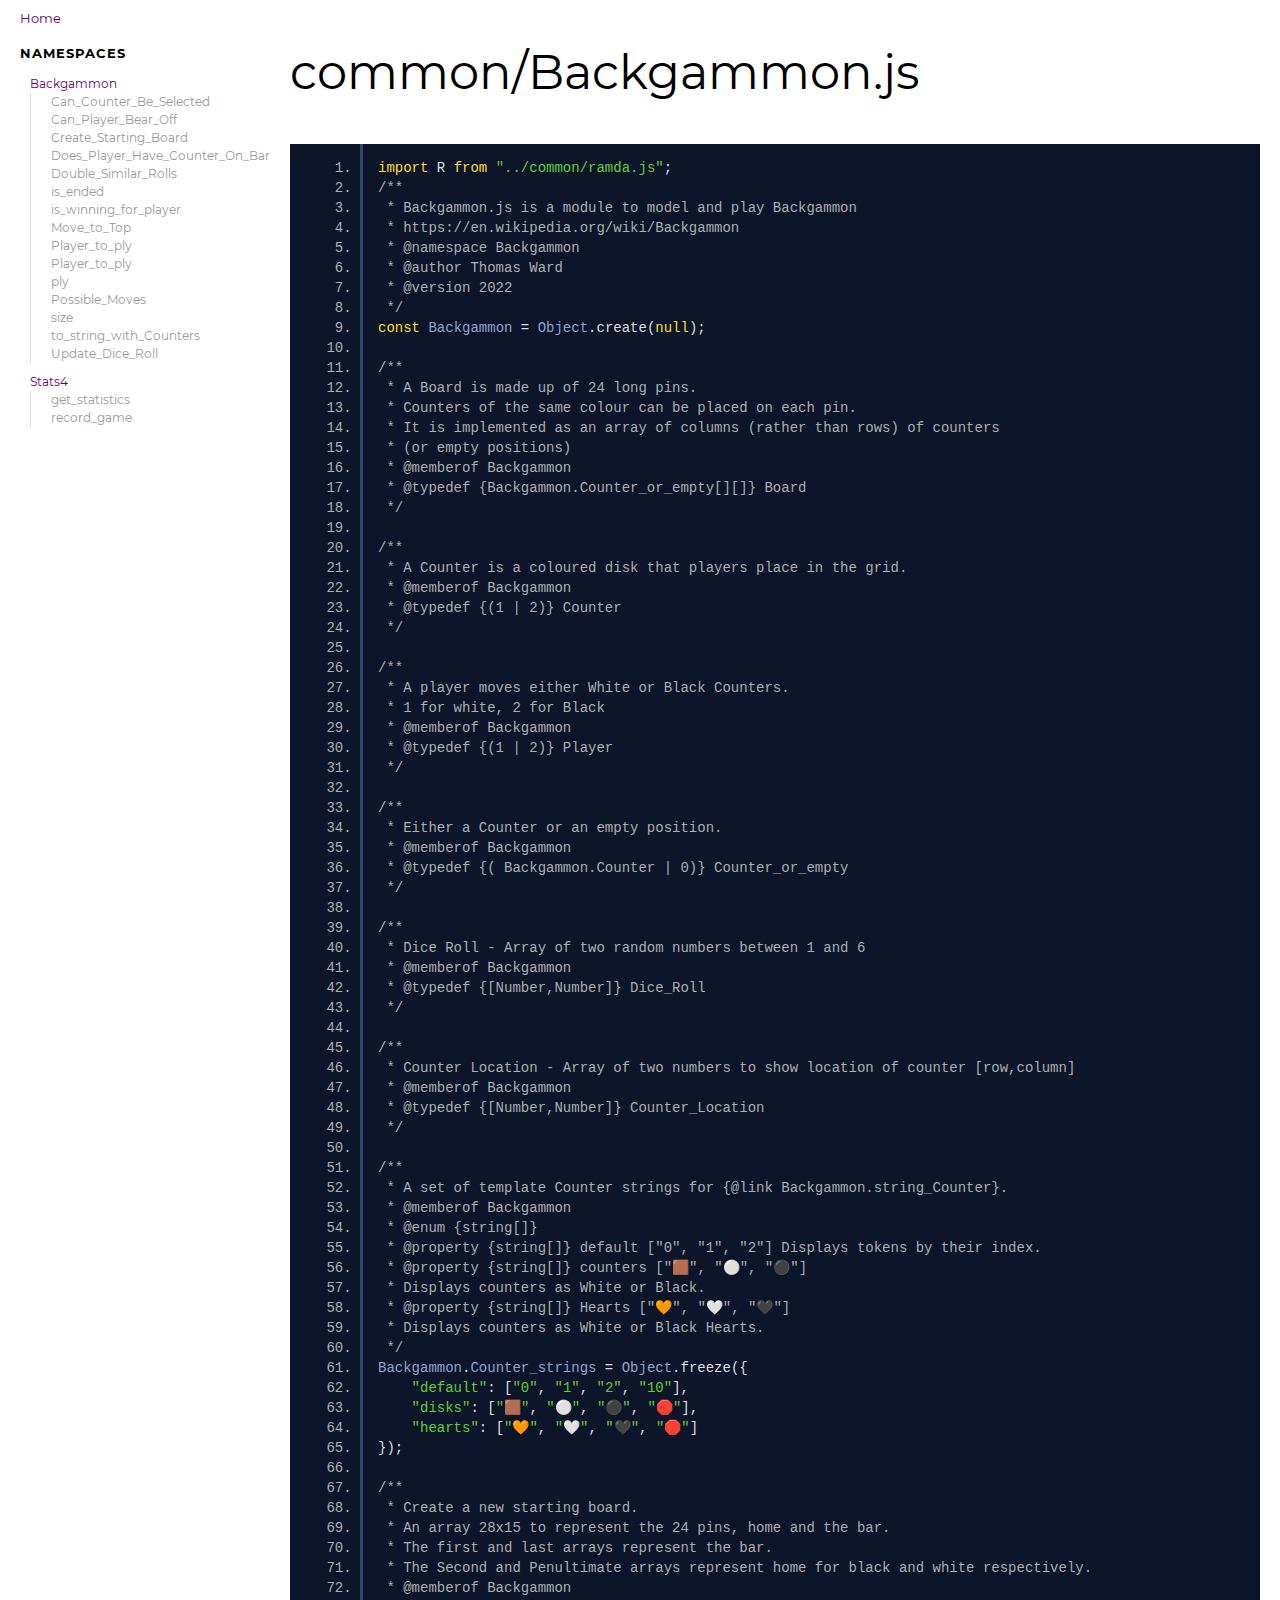
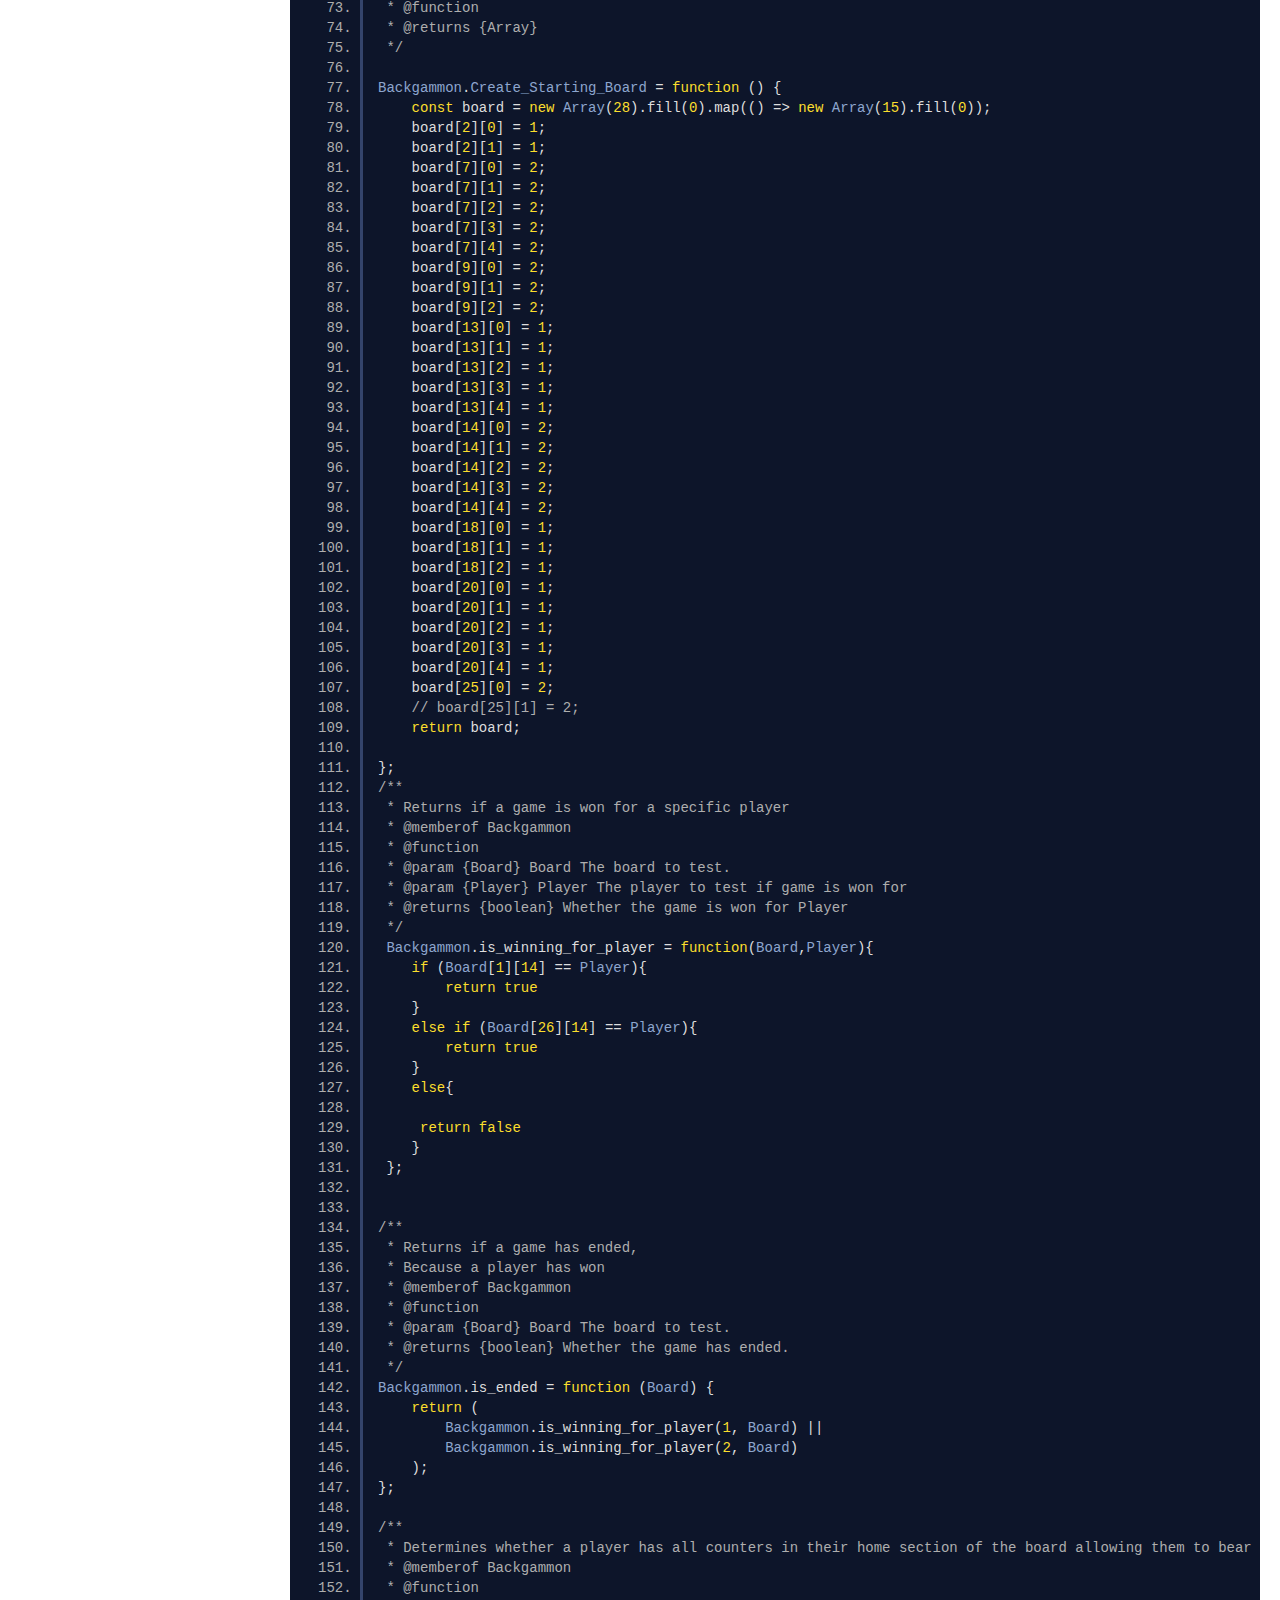
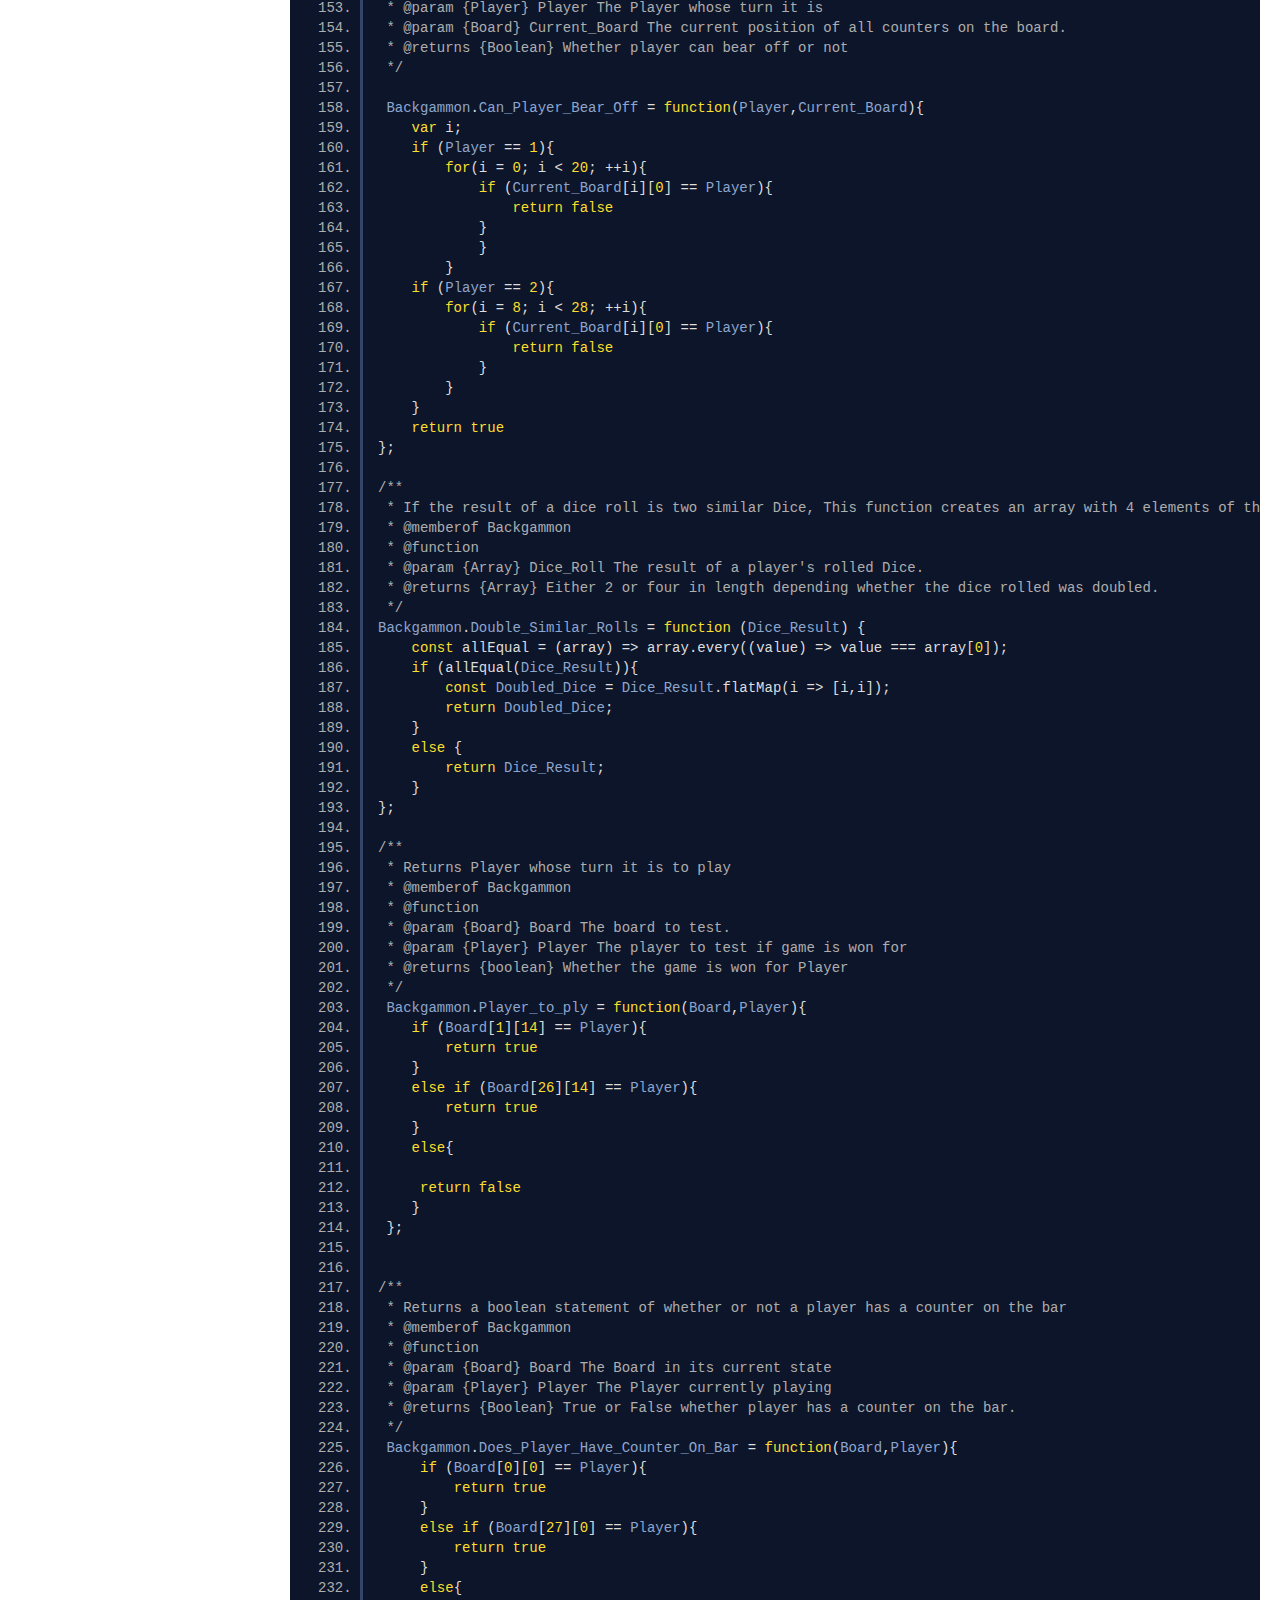
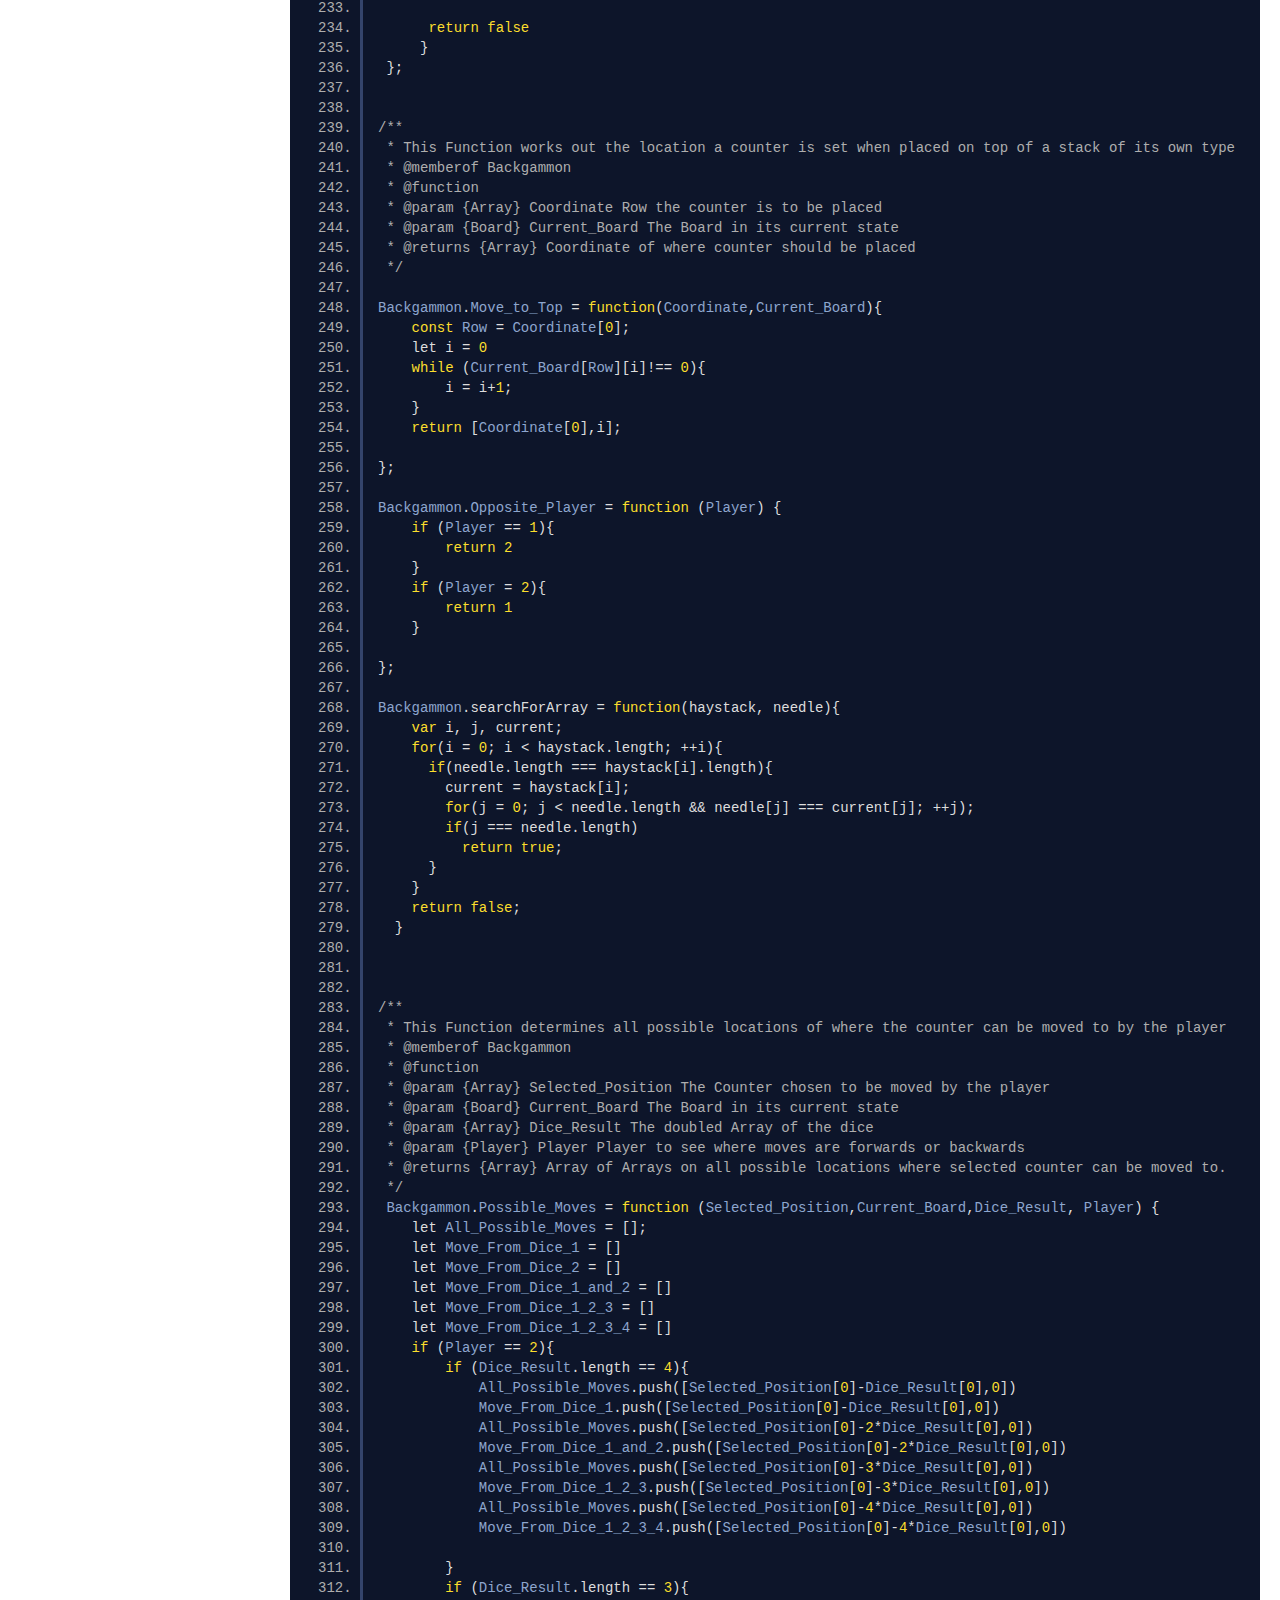
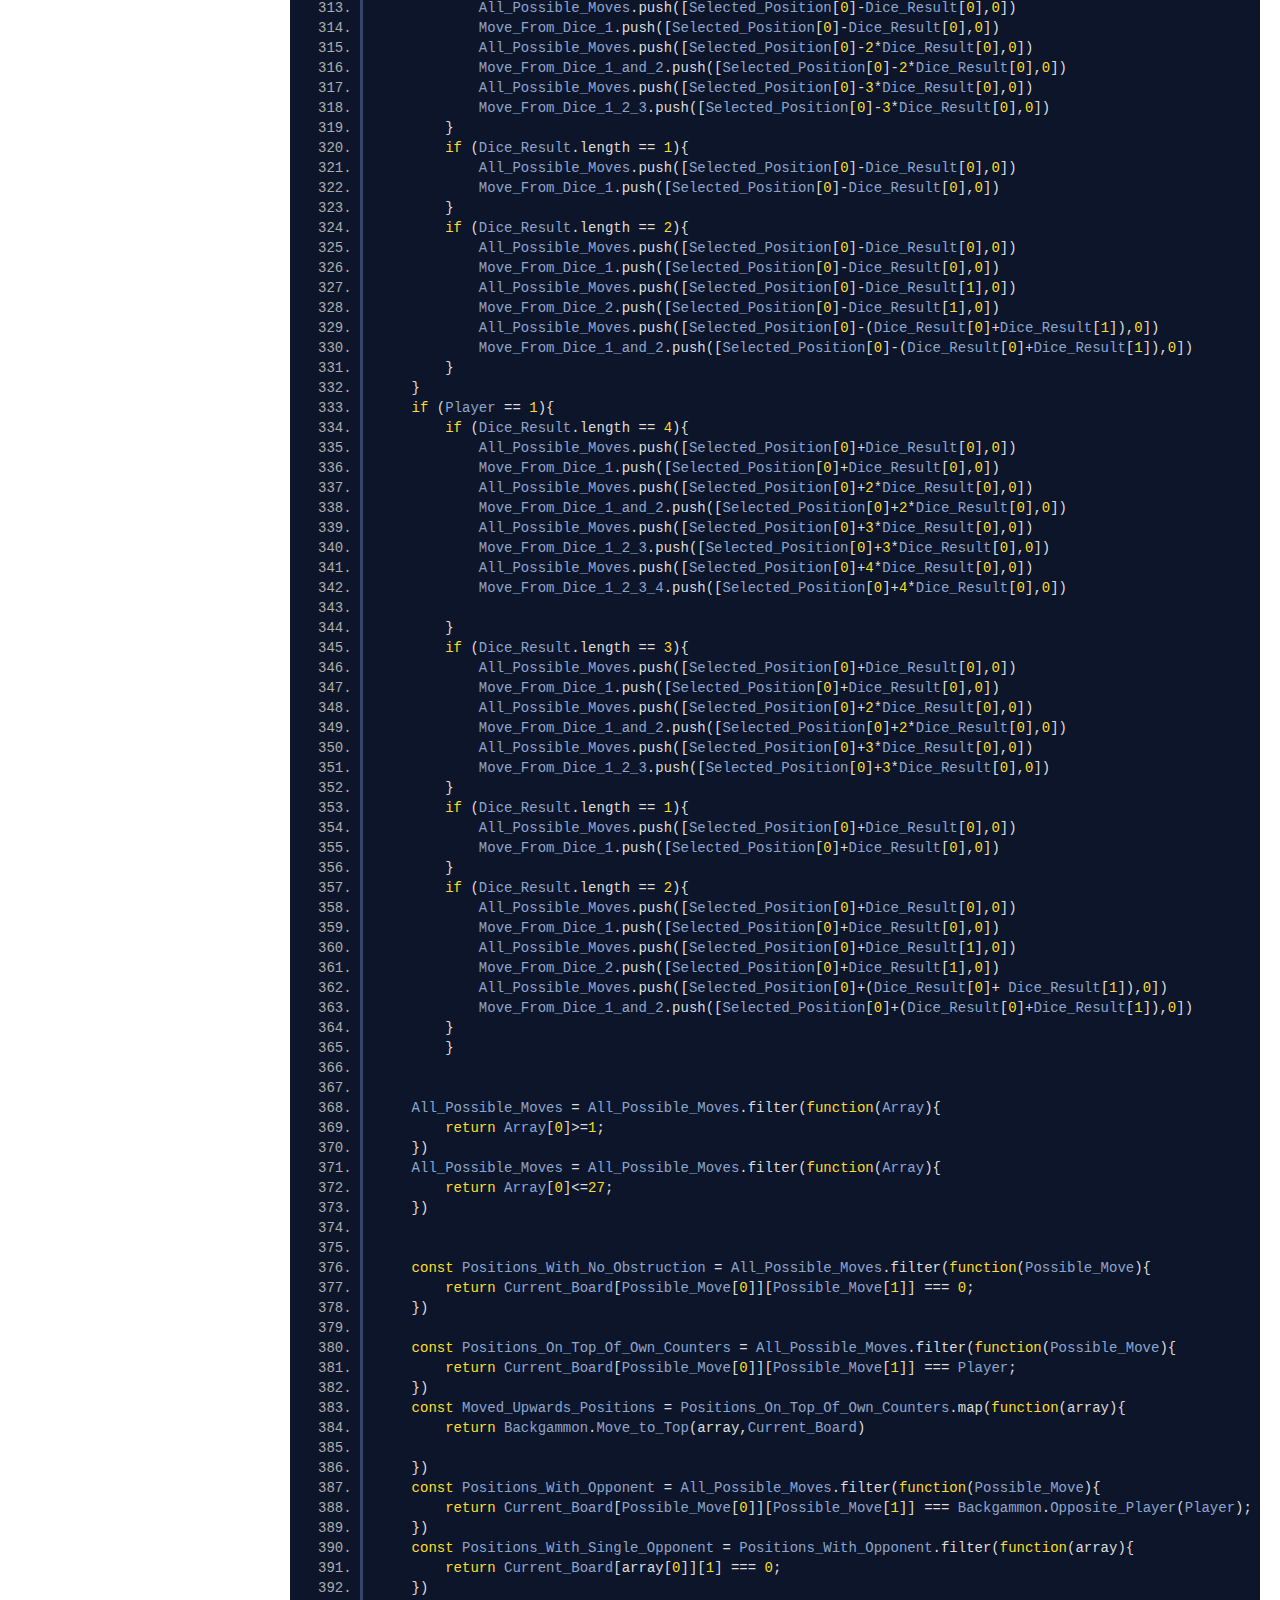
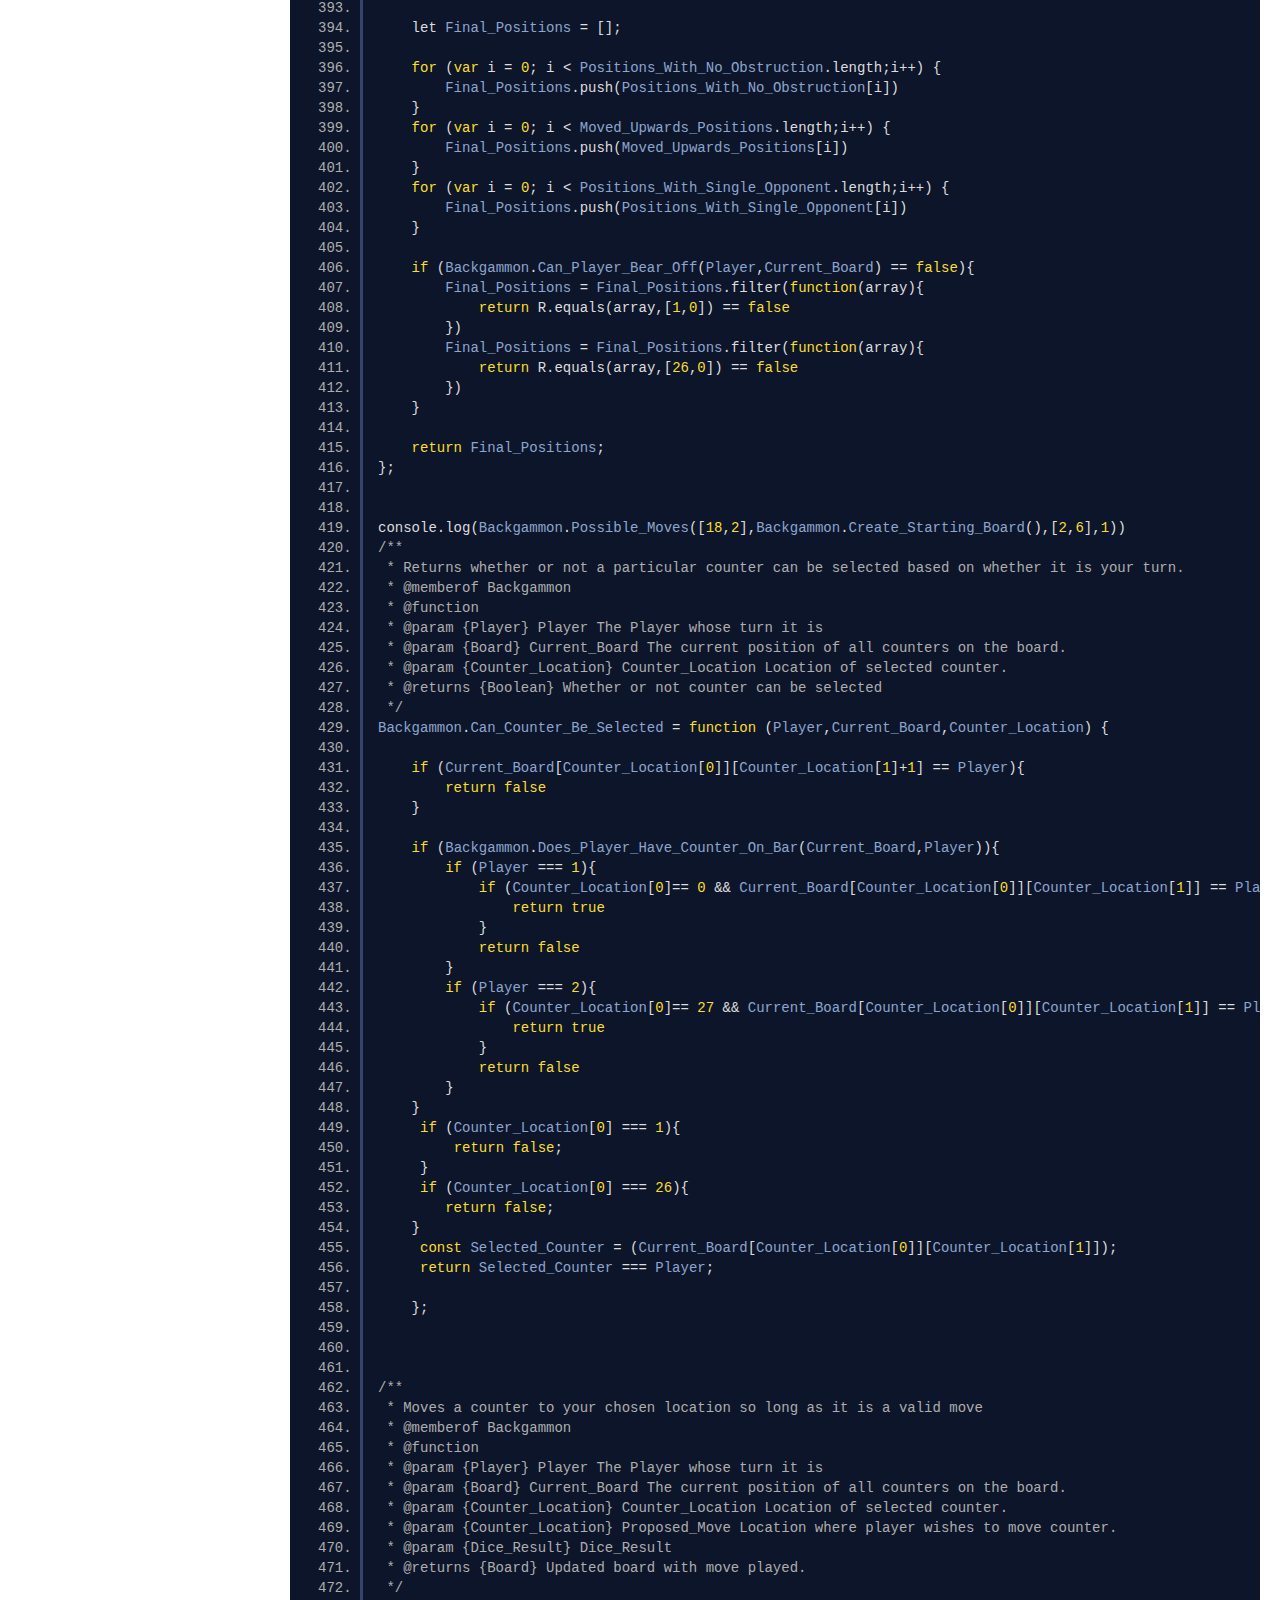
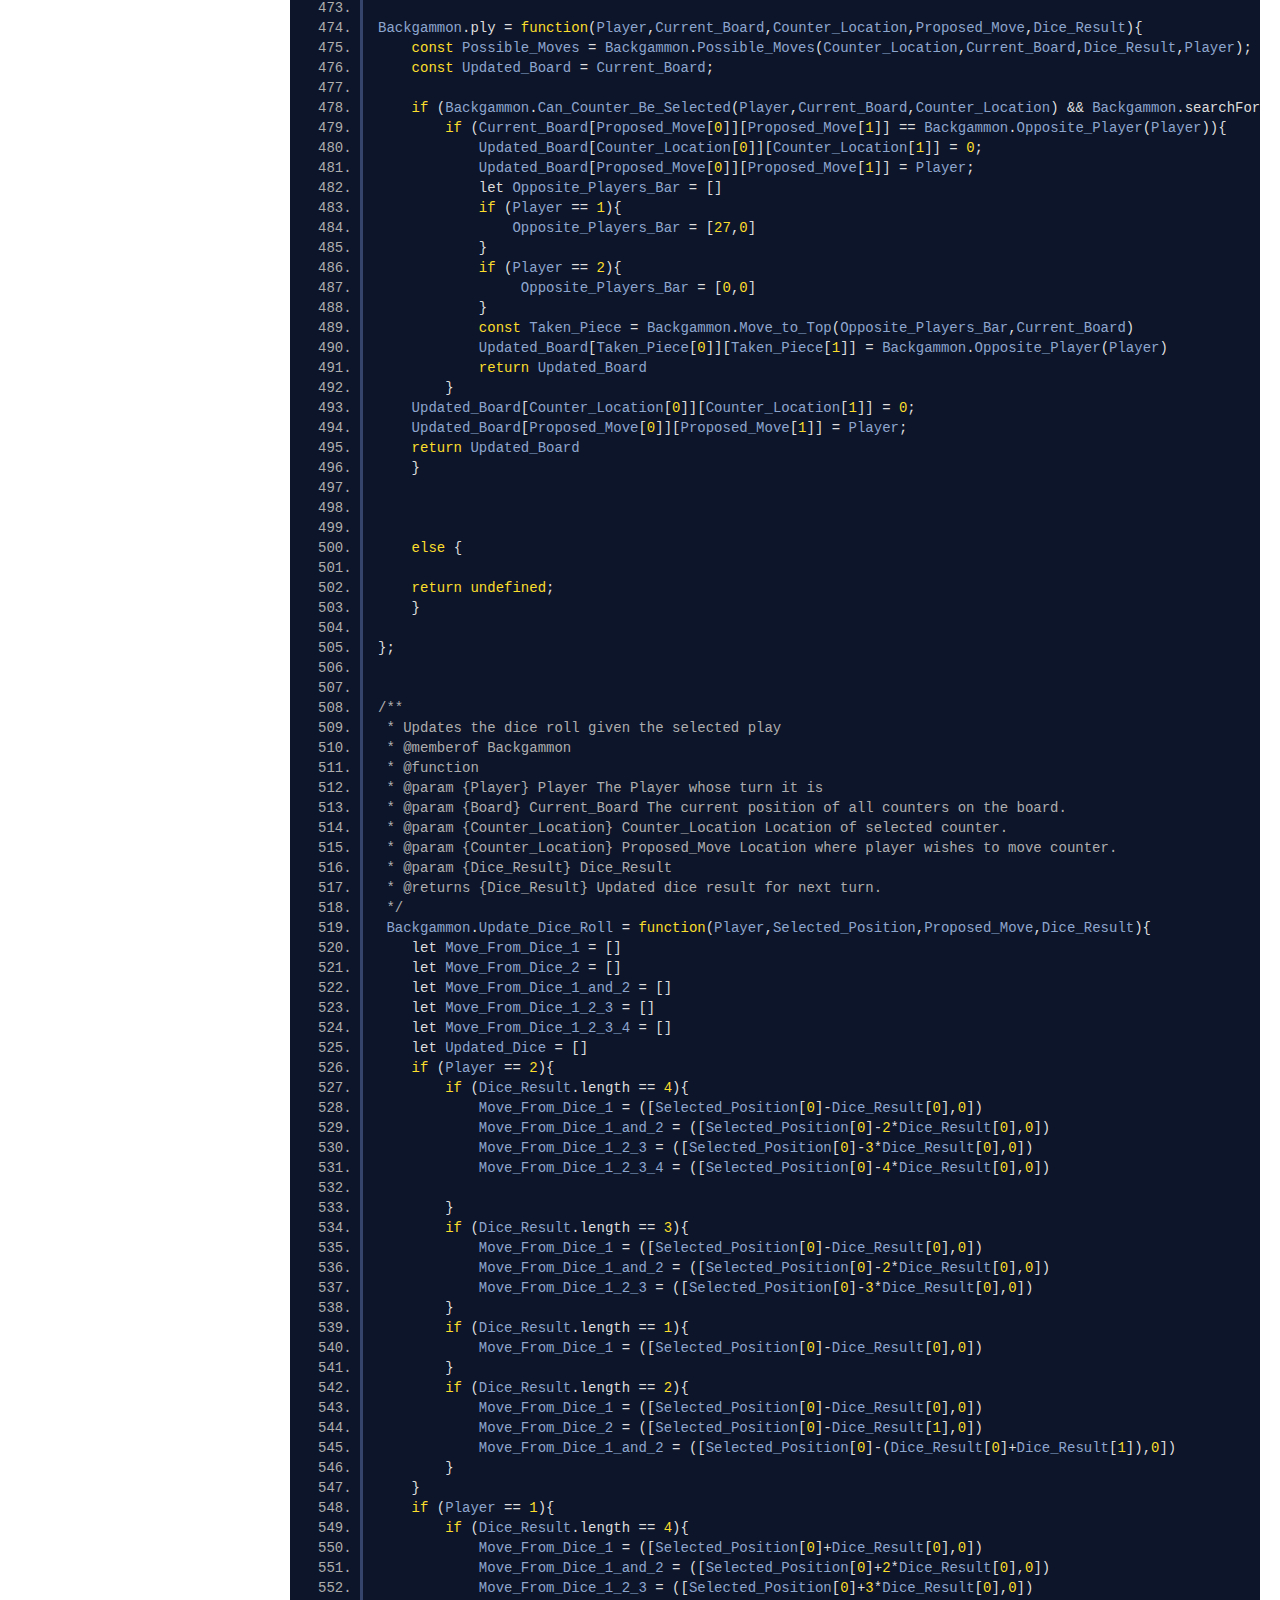
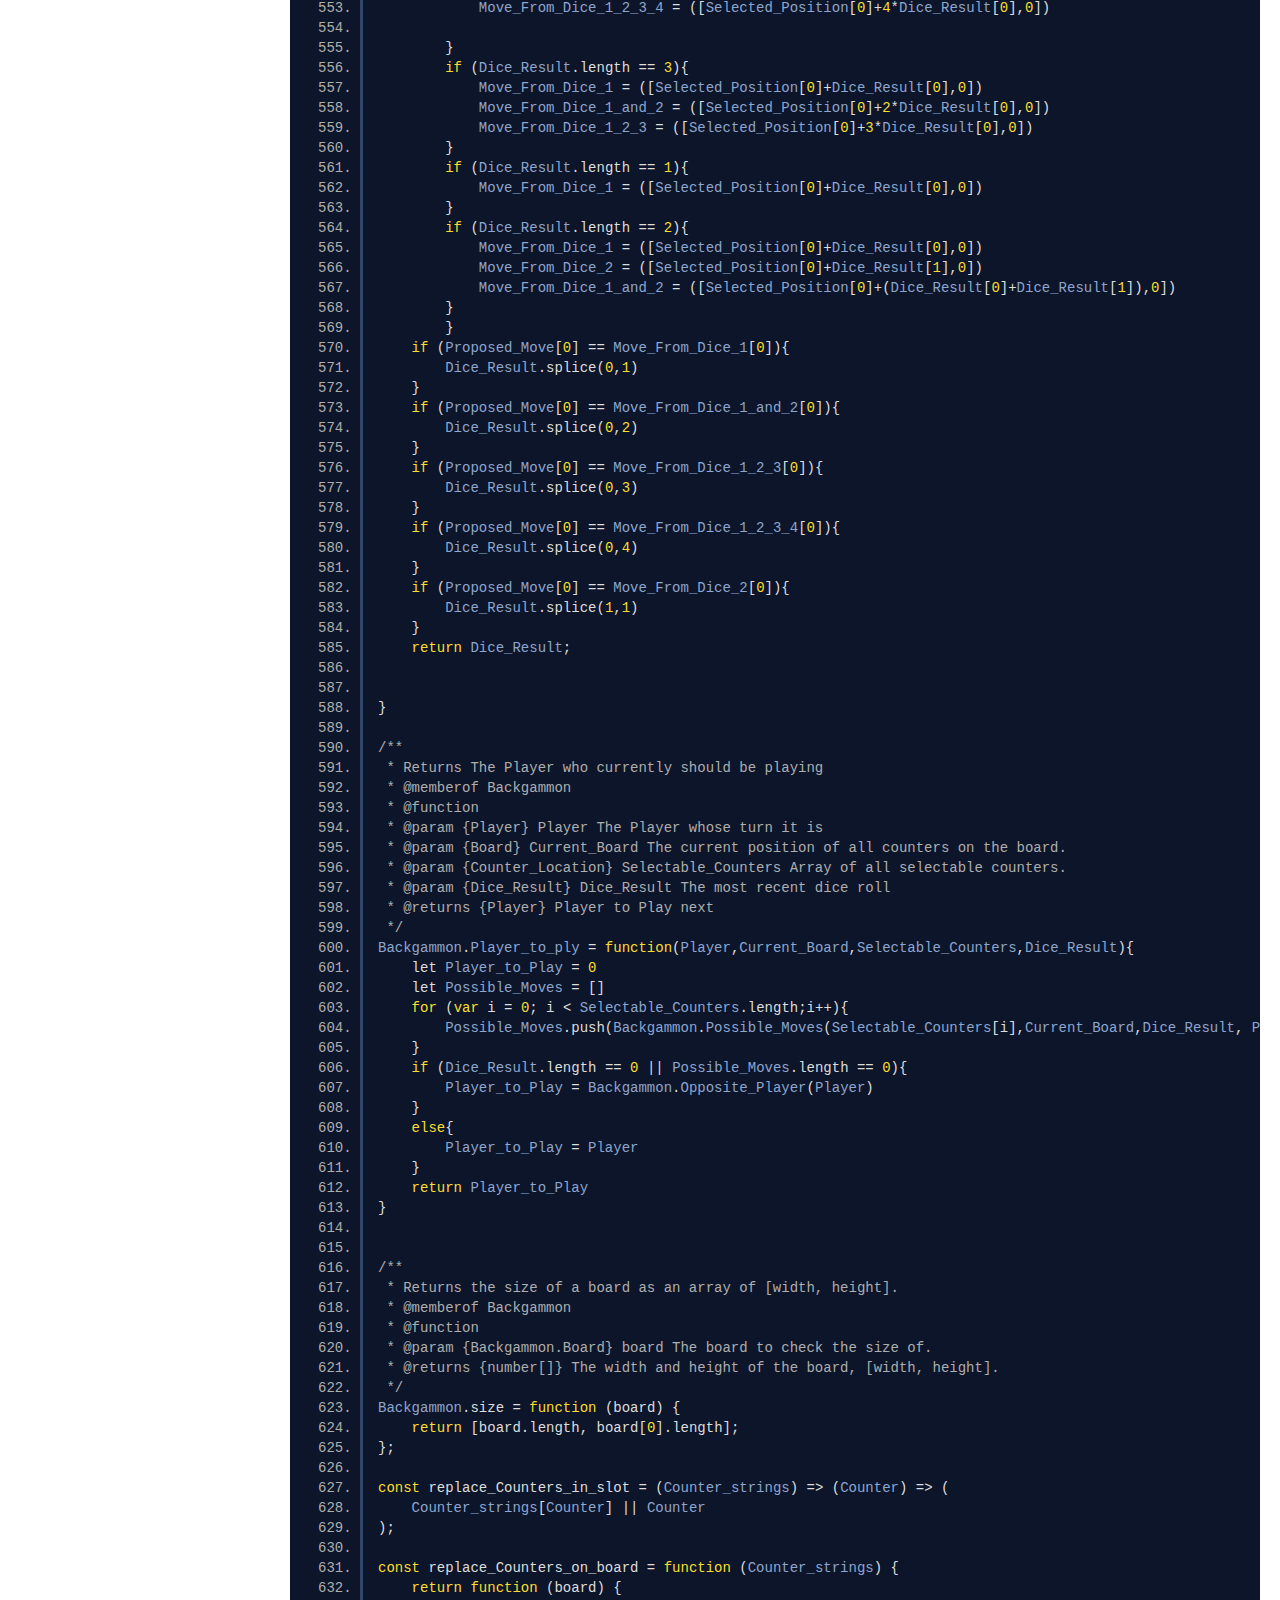
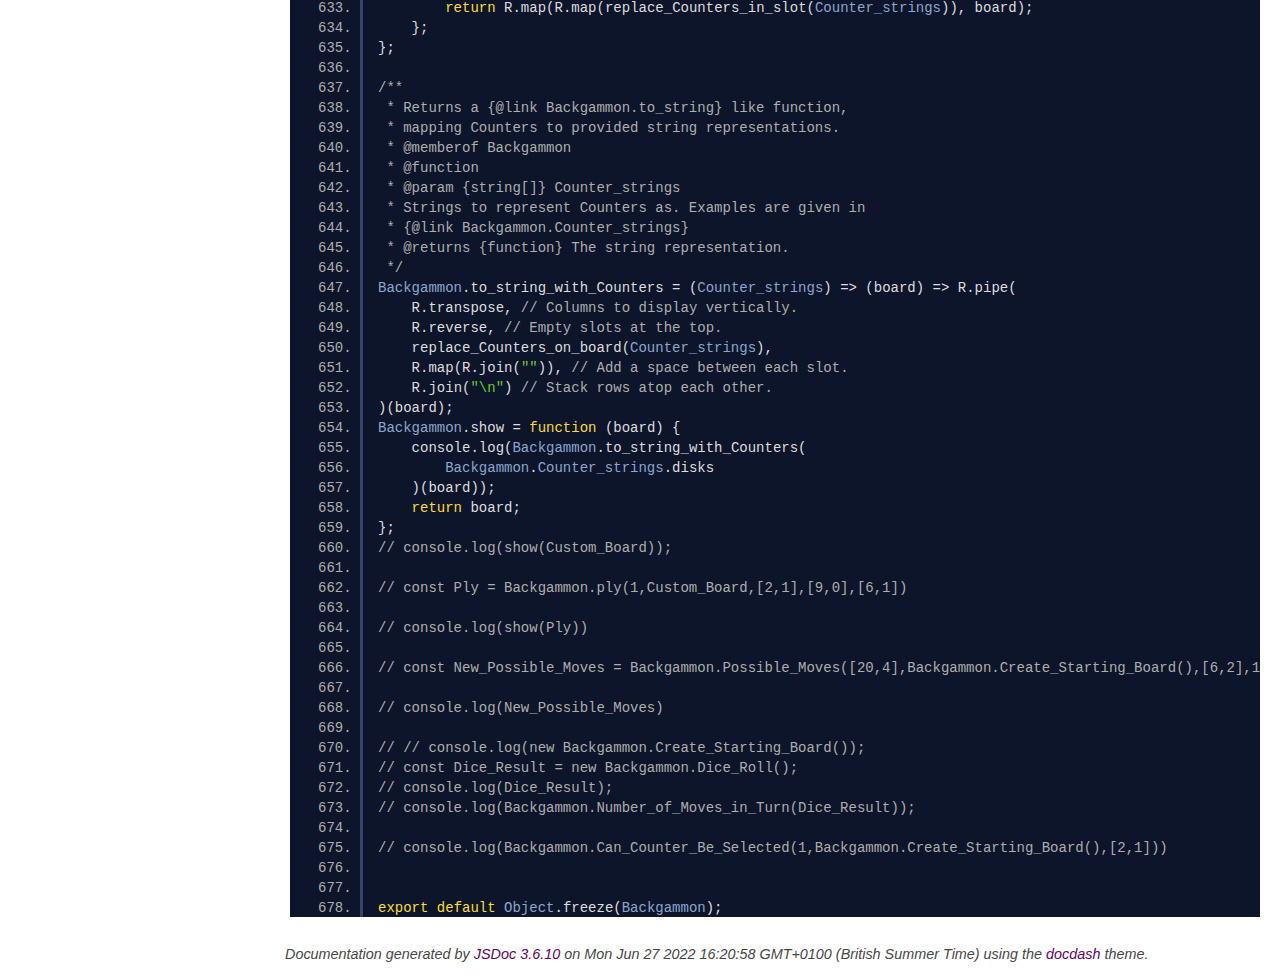
<file: docs/common_Backgammon.js.html>
<!DOCTYPE html>
<html lang="en">
<head>
    
    <meta charset="utf-8">
    <title>common/Backgammon.js - Documentation</title>
    
    
    <script src="scripts/prettify/prettify.js"></script>
    <script src="scripts/prettify/lang-css.js"></script>
    <!--[if lt IE 9]>
      <script src="//html5shiv.googlecode.com/svn/trunk/html5.js"></script>
    <![endif]-->
    <link type="text/css" rel="stylesheet" href="styles/prettify.css">
    <link type="text/css" rel="stylesheet" href="styles/jsdoc.css">
    <script src="scripts/nav.js" defer></script>
    <meta name="viewport" content="width=device-width, initial-scale=1.0">
</head>
<body>

<input type="checkbox" id="nav-trigger" class="nav-trigger" />
<label for="nav-trigger" class="navicon-button x">
  <div class="navicon"></div>
</label>

<label for="nav-trigger" class="overlay"></label>

<nav >
    
    <h2><a href="index.html">Home</a></h2><h3>Namespaces</h3><ul><li><a href="Backgammon.html">Backgammon</a><ul class='methods'><li data-type='method'><a href="Backgammon.html#.Can_Counter_Be_Selected">Can_Counter_Be_Selected</a></li><li data-type='method'><a href="Backgammon.html#.Can_Player_Bear_Off">Can_Player_Bear_Off</a></li><li data-type='method'><a href="Backgammon.html#.Create_Starting_Board">Create_Starting_Board</a></li><li data-type='method'><a href="Backgammon.html#.Does_Player_Have_Counter_On_Bar">Does_Player_Have_Counter_On_Bar</a></li><li data-type='method'><a href="Backgammon.html#.Double_Similar_Rolls">Double_Similar_Rolls</a></li><li data-type='method'><a href="Backgammon.html#.is_ended">is_ended</a></li><li data-type='method'><a href="Backgammon.html#.is_winning_for_player">is_winning_for_player</a></li><li data-type='method'><a href="Backgammon.html#.Move_to_Top">Move_to_Top</a></li><li data-type='method'><a href="Backgammon.html#.Player_to_ply">Player_to_ply</a></li><li data-type='method'><a href="Backgammon.html#.Player_to_ply">Player_to_ply</a></li><li data-type='method'><a href="Backgammon.html#.ply">ply</a></li><li data-type='method'><a href="Backgammon.html#.Possible_Moves">Possible_Moves</a></li><li data-type='method'><a href="Backgammon.html#.size">size</a></li><li data-type='method'><a href="Backgammon.html#.to_string_with_Counters">to_string_with_Counters</a></li><li data-type='method'><a href="Backgammon.html#.Update_Dice_Roll">Update_Dice_Roll</a></li></ul></li><li><a href="Stats4.html">Stats4</a><ul class='methods'><li data-type='method'><a href="Stats4.html#.get_statistics">get_statistics</a></li><li data-type='method'><a href="Stats4.html#.record_game">record_game</a></li></ul></li></ul>
</nav>

<div id="main">
    
    <h1 class="page-title">common/Backgammon.js</h1>
    

    



    
    <section>
        <article>
            <pre class="prettyprint source linenums"><code>import R from "../common/ramda.js";
/**
 * Backgammon.js is a module to model and play Backgammon
 * https://en.wikipedia.org/wiki/Backgammon
 * @namespace Backgammon
 * @author Thomas Ward
 * @version 2022
 */
const Backgammon = Object.create(null);

/**
 * A Board is made up of 24 long pins.
 * Counters of the same colour can be placed on each pin.
 * It is implemented as an array of columns (rather than rows) of counters
 * (or empty positions)
 * @memberof Backgammon
 * @typedef {Backgammon.Counter_or_empty[][]} Board
 */

/**
 * A Counter is a coloured disk that players place in the grid.
 * @memberof Backgammon
 * @typedef {(1 | 2)} Counter
 */

/**
 * A player moves either White or Black Counters.
 * 1 for white, 2 for Black
 * @memberof Backgammon
 * @typedef {(1 | 2)} Player
 */

/**
 * Either a Counter or an empty position.
 * @memberof Backgammon
 * @typedef {( Backgammon.Counter | 0)} Counter_or_empty
 */

/**
 * Dice Roll - Array of two random numbers between 1 and 6
 * @memberof Backgammon
 * @typedef {[Number,Number]} Dice_Roll
 */

/**
 * Counter Location - Array of two numbers to show location of counter [row,column]
 * @memberof Backgammon
 * @typedef {[Number,Number]} Counter_Location
 */

/**
 * A set of template Counter strings for {@link Backgammon.string_Counter}.
 * @memberof Backgammon
 * @enum {string[]}
 * @property {string[]} default ["0", "1", "2"] Displays tokens by their index.
 * @property {string[]} counters ["🟫", "⚪️", "⚫"]
 * Displays counters as White or Black.
 * @property {string[]} Hearts ["🧡", "🤍", "🖤"]
 * Displays counters as White or Black Hearts.
 */
Backgammon.Counter_strings = Object.freeze({
    "default": ["0", "1", "2", "10"],
    "disks": ["🟫", "⚪️", "⚫", "🛑"],
    "hearts": ["🧡", "🤍", "🖤", "🛑"]
});

/**
 * Create a new starting board.
 * An array 28x15 to represent the 24 pins, home and the bar.
 * The first and last arrays represent the bar.
 * The Second and Penultimate arrays represent home for black and white respectively.
 * @memberof Backgammon
 * @function
 * @returns {Array}
 */

Backgammon.Create_Starting_Board = function () {
    const board = new Array(28).fill(0).map(() => new Array(15).fill(0));
    board[2][0] = 1;
    board[2][1] = 1;
    board[7][0] = 2;
    board[7][1] = 2;
    board[7][2] = 2;
    board[7][3] = 2;
    board[7][4] = 2;
    board[9][0] = 2;
    board[9][1] = 2;
    board[9][2] = 2;
    board[13][0] = 1;
    board[13][1] = 1;
    board[13][2] = 1;
    board[13][3] = 1;
    board[13][4] = 1;
    board[14][0] = 2;
    board[14][1] = 2;
    board[14][2] = 2;
    board[14][3] = 2;
    board[14][4] = 2;
    board[18][0] = 1;
    board[18][1] = 1;
    board[18][2] = 1;
    board[20][0] = 1;
    board[20][1] = 1;
    board[20][2] = 1;
    board[20][3] = 1;
    board[20][4] = 1;
    board[25][0] = 2;
    // board[25][1] = 2;
    return board;

};
/**
 * Returns if a game is won for a specific player
 * @memberof Backgammon
 * @function
 * @param {Board} Board The board to test.
 * @param {Player} Player The player to test if game is won for
 * @returns {boolean} Whether the game is won for Player
 */
 Backgammon.is_winning_for_player = function(Board,Player){
    if (Board[1][14] == Player){
        return true
    }
    else if (Board[26][14] == Player){
        return true
    }
    else{

     return false
    }
 };


/**
 * Returns if a game has ended,
 * Because a player has won
 * @memberof Backgammon
 * @function
 * @param {Board} Board The board to test.
 * @returns {boolean} Whether the game has ended.
 */
Backgammon.is_ended = function (Board) {
    return (
        Backgammon.is_winning_for_player(1, Board) ||
        Backgammon.is_winning_for_player(2, Board)
    );
};

/**
 * Determines whether a player has all counters in their home section of the board allowing them to bear off
 * @memberof Backgammon
 * @function
 * @param {Player} Player The Player whose turn it is
 * @param {Board} Current_Board The current position of all counters on the board.
 * @returns {Boolean} Whether player can bear off or not
 */

 Backgammon.Can_Player_Bear_Off = function(Player,Current_Board){
    var i;
    if (Player == 1){
        for(i = 0; i &lt; 20; ++i){
            if (Current_Board[i][0] == Player){
                return false
            }
            }
        }
    if (Player == 2){
        for(i = 8; i &lt; 28; ++i){
            if (Current_Board[i][0] == Player){
                return false
            }
        }
    }
    return true
};

/**
 * If the result of a dice roll is two similar Dice, This function creates an array with 4 elements of the rolled number
 * @memberof Backgammon
 * @function
 * @param {Array} Dice_Roll The result of a player's rolled Dice.
 * @returns {Array} Either 2 or four in length depending whether the dice rolled was doubled.
 */
Backgammon.Double_Similar_Rolls = function (Dice_Result) {
    const allEqual = (array) => array.every((value) => value === array[0]);
    if (allEqual(Dice_Result)){
        const Doubled_Dice = Dice_Result.flatMap(i => [i,i]);
        return Doubled_Dice;
    }
    else {
        return Dice_Result;
    }
};

/**
 * Returns Player whose turn it is to play
 * @memberof Backgammon
 * @function
 * @param {Board} Board The board to test.
 * @param {Player} Player The player to test if game is won for
 * @returns {boolean} Whether the game is won for Player
 */
 Backgammon.Player_to_ply = function(Board,Player){
    if (Board[1][14] == Player){
        return true
    }
    else if (Board[26][14] == Player){
        return true
    }
    else{

     return false
    }
 };


/**
 * Returns a boolean statement of whether or not a player has a counter on the bar
 * @memberof Backgammon
 * @function
 * @param {Board} Board The Board in its current state
 * @param {Player} Player The Player currently playing
 * @returns {Boolean} True or False whether player has a counter on the bar.
 */
 Backgammon.Does_Player_Have_Counter_On_Bar = function(Board,Player){
     if (Board[0][0] == Player){
         return true
     }
     else if (Board[27][0] == Player){
         return true
     }
     else{

      return false
     }
 };


/**
 * This Function works out the location a counter is set when placed on top of a stack of its own type
 * @memberof Backgammon
 * @function
 * @param {Array} Coordinate Row the counter is to be placed
 * @param {Board} Current_Board The Board in its current state
 * @returns {Array} Coordinate of where counter should be placed
 */

Backgammon.Move_to_Top = function(Coordinate,Current_Board){
    const Row = Coordinate[0];
    let i = 0
    while (Current_Board[Row][i]!== 0){
        i = i+1;
    }
    return [Coordinate[0],i];

};

Backgammon.Opposite_Player = function (Player) {
    if (Player == 1){
        return 2
    }
    if (Player = 2){
        return 1
    }

};

Backgammon.searchForArray = function(haystack, needle){
    var i, j, current;
    for(i = 0; i &lt; haystack.length; ++i){
      if(needle.length === haystack[i].length){
        current = haystack[i];
        for(j = 0; j &lt; needle.length &amp;&amp; needle[j] === current[j]; ++j);
        if(j === needle.length)
          return true;
      }
    }
    return false;
  }



/**
 * This Function determines all possible locations of where the counter can be moved to by the player
 * @memberof Backgammon
 * @function
 * @param {Array} Selected_Position The Counter chosen to be moved by the player
 * @param {Board} Current_Board The Board in its current state
 * @param {Array} Dice_Result The doubled Array of the dice
 * @param {Player} Player Player to see where moves are forwards or backwards
 * @returns {Array} Array of Arrays on all possible locations where selected counter can be moved to.
 */
 Backgammon.Possible_Moves = function (Selected_Position,Current_Board,Dice_Result, Player) {
    let All_Possible_Moves = [];
    let Move_From_Dice_1 = []
    let Move_From_Dice_2 = []
    let Move_From_Dice_1_and_2 = []
    let Move_From_Dice_1_2_3 = []
    let Move_From_Dice_1_2_3_4 = []
    if (Player == 2){
        if (Dice_Result.length == 4){
            All_Possible_Moves.push([Selected_Position[0]-Dice_Result[0],0])
            Move_From_Dice_1.push([Selected_Position[0]-Dice_Result[0],0])
            All_Possible_Moves.push([Selected_Position[0]-2*Dice_Result[0],0])
            Move_From_Dice_1_and_2.push([Selected_Position[0]-2*Dice_Result[0],0])
            All_Possible_Moves.push([Selected_Position[0]-3*Dice_Result[0],0])
            Move_From_Dice_1_2_3.push([Selected_Position[0]-3*Dice_Result[0],0])
            All_Possible_Moves.push([Selected_Position[0]-4*Dice_Result[0],0])
            Move_From_Dice_1_2_3_4.push([Selected_Position[0]-4*Dice_Result[0],0])
            
        }
        if (Dice_Result.length == 3){
            All_Possible_Moves.push([Selected_Position[0]-Dice_Result[0],0])
            Move_From_Dice_1.push([Selected_Position[0]-Dice_Result[0],0])
            All_Possible_Moves.push([Selected_Position[0]-2*Dice_Result[0],0])
            Move_From_Dice_1_and_2.push([Selected_Position[0]-2*Dice_Result[0],0])
            All_Possible_Moves.push([Selected_Position[0]-3*Dice_Result[0],0])
            Move_From_Dice_1_2_3.push([Selected_Position[0]-3*Dice_Result[0],0])
        }
        if (Dice_Result.length == 1){
            All_Possible_Moves.push([Selected_Position[0]-Dice_Result[0],0])
            Move_From_Dice_1.push([Selected_Position[0]-Dice_Result[0],0])
        }
        if (Dice_Result.length == 2){
            All_Possible_Moves.push([Selected_Position[0]-Dice_Result[0],0])
            Move_From_Dice_1.push([Selected_Position[0]-Dice_Result[0],0])
            All_Possible_Moves.push([Selected_Position[0]-Dice_Result[1],0])
            Move_From_Dice_2.push([Selected_Position[0]-Dice_Result[1],0])
            All_Possible_Moves.push([Selected_Position[0]-(Dice_Result[0]+Dice_Result[1]),0])
            Move_From_Dice_1_and_2.push([Selected_Position[0]-(Dice_Result[0]+Dice_Result[1]),0])
        }
    }
    if (Player == 1){
        if (Dice_Result.length == 4){
            All_Possible_Moves.push([Selected_Position[0]+Dice_Result[0],0])
            Move_From_Dice_1.push([Selected_Position[0]+Dice_Result[0],0])
            All_Possible_Moves.push([Selected_Position[0]+2*Dice_Result[0],0])
            Move_From_Dice_1_and_2.push([Selected_Position[0]+2*Dice_Result[0],0])
            All_Possible_Moves.push([Selected_Position[0]+3*Dice_Result[0],0])
            Move_From_Dice_1_2_3.push([Selected_Position[0]+3*Dice_Result[0],0])
            All_Possible_Moves.push([Selected_Position[0]+4*Dice_Result[0],0])
            Move_From_Dice_1_2_3_4.push([Selected_Position[0]+4*Dice_Result[0],0])
            
        }
        if (Dice_Result.length == 3){
            All_Possible_Moves.push([Selected_Position[0]+Dice_Result[0],0])
            Move_From_Dice_1.push([Selected_Position[0]+Dice_Result[0],0])
            All_Possible_Moves.push([Selected_Position[0]+2*Dice_Result[0],0])
            Move_From_Dice_1_and_2.push([Selected_Position[0]+2*Dice_Result[0],0])
            All_Possible_Moves.push([Selected_Position[0]+3*Dice_Result[0],0])
            Move_From_Dice_1_2_3.push([Selected_Position[0]+3*Dice_Result[0],0])
        }
        if (Dice_Result.length == 1){
            All_Possible_Moves.push([Selected_Position[0]+Dice_Result[0],0])
            Move_From_Dice_1.push([Selected_Position[0]+Dice_Result[0],0])
        }
        if (Dice_Result.length == 2){
            All_Possible_Moves.push([Selected_Position[0]+Dice_Result[0],0])
            Move_From_Dice_1.push([Selected_Position[0]+Dice_Result[0],0])
            All_Possible_Moves.push([Selected_Position[0]+Dice_Result[1],0])
            Move_From_Dice_2.push([Selected_Position[0]+Dice_Result[1],0])
            All_Possible_Moves.push([Selected_Position[0]+(Dice_Result[0]+ Dice_Result[1]),0])
            Move_From_Dice_1_and_2.push([Selected_Position[0]+(Dice_Result[0]+Dice_Result[1]),0])
        }
        }


    All_Possible_Moves = All_Possible_Moves.filter(function(Array){
        return Array[0]>=1;
    })
    All_Possible_Moves = All_Possible_Moves.filter(function(Array){
        return Array[0]&lt;=27;
    })


    const Positions_With_No_Obstruction = All_Possible_Moves.filter(function(Possible_Move){
        return Current_Board[Possible_Move[0]][Possible_Move[1]] === 0;
    })
    
    const Positions_On_Top_Of_Own_Counters = All_Possible_Moves.filter(function(Possible_Move){
        return Current_Board[Possible_Move[0]][Possible_Move[1]] === Player;
    })
    const Moved_Upwards_Positions = Positions_On_Top_Of_Own_Counters.map(function(array){
        return Backgammon.Move_to_Top(array,Current_Board)

    })
    const Positions_With_Opponent = All_Possible_Moves.filter(function(Possible_Move){
        return Current_Board[Possible_Move[0]][Possible_Move[1]] === Backgammon.Opposite_Player(Player);
    })
    const Positions_With_Single_Opponent = Positions_With_Opponent.filter(function(array){
        return Current_Board[array[0]][1] === 0;
    })

    let Final_Positions = [];

    for (var i = 0; i &lt; Positions_With_No_Obstruction.length;i++) {
        Final_Positions.push(Positions_With_No_Obstruction[i])
    }
    for (var i = 0; i &lt; Moved_Upwards_Positions.length;i++) {
        Final_Positions.push(Moved_Upwards_Positions[i])
    }
    for (var i = 0; i &lt; Positions_With_Single_Opponent.length;i++) {
        Final_Positions.push(Positions_With_Single_Opponent[i])
    }

    if (Backgammon.Can_Player_Bear_Off(Player,Current_Board) == false){
        Final_Positions = Final_Positions.filter(function(array){
            return R.equals(array,[1,0]) == false
        })
        Final_Positions = Final_Positions.filter(function(array){
            return R.equals(array,[26,0]) == false
        })
    }

    return Final_Positions;
};


console.log(Backgammon.Possible_Moves([18,2],Backgammon.Create_Starting_Board(),[2,6],1))
/**
 * Returns whether or not a particular counter can be selected based on whether it is your turn.
 * @memberof Backgammon
 * @function
 * @param {Player} Player The Player whose turn it is
 * @param {Board} Current_Board The current position of all counters on the board.
 * @param {Counter_Location} Counter_Location Location of selected counter.
 * @returns {Boolean} Whether or not counter can be selected
 */
Backgammon.Can_Counter_Be_Selected = function (Player,Current_Board,Counter_Location) {

    if (Current_Board[Counter_Location[0]][Counter_Location[1]+1] == Player){
        return false
    }

    if (Backgammon.Does_Player_Have_Counter_On_Bar(Current_Board,Player)){
        if (Player === 1){
            if (Counter_Location[0]== 0 &amp;&amp; Current_Board[Counter_Location[0]][Counter_Location[1]] == Player ){
                return true
            }
            return false
        }
        if (Player === 2){
            if (Counter_Location[0]== 27 &amp;&amp; Current_Board[Counter_Location[0]][Counter_Location[1]] == Player ){
                return true
            }
            return false
        }        
    }
     if (Counter_Location[0] === 1){
         return false;
     }
     if (Counter_Location[0] === 26){
        return false;
    }
     const Selected_Counter = (Current_Board[Counter_Location[0]][Counter_Location[1]]);
     return Selected_Counter === Player;

    };



/**
 * Moves a counter to your chosen location so long as it is a valid move
 * @memberof Backgammon
 * @function
 * @param {Player} Player The Player whose turn it is
 * @param {Board} Current_Board The current position of all counters on the board.
 * @param {Counter_Location} Counter_Location Location of selected counter.
 * @param {Counter_Location} Proposed_Move Location where player wishes to move counter.
 * @param {Dice_Result} Dice_Result 
 * @returns {Board} Updated board with move played.
 */
 
Backgammon.ply = function(Player,Current_Board,Counter_Location,Proposed_Move,Dice_Result){
    const Possible_Moves = Backgammon.Possible_Moves(Counter_Location,Current_Board,Dice_Result,Player);
    const Updated_Board = Current_Board;

    if (Backgammon.Can_Counter_Be_Selected(Player,Current_Board,Counter_Location) &amp;&amp; Backgammon.searchForArray(Possible_Moves,Proposed_Move)){
        if (Current_Board[Proposed_Move[0]][Proposed_Move[1]] == Backgammon.Opposite_Player(Player)){
            Updated_Board[Counter_Location[0]][Counter_Location[1]] = 0;
            Updated_Board[Proposed_Move[0]][Proposed_Move[1]] = Player;
            let Opposite_Players_Bar = []
            if (Player == 1){
                Opposite_Players_Bar = [27,0]
            }
            if (Player == 2){
                 Opposite_Players_Bar = [0,0]
            }
            const Taken_Piece = Backgammon.Move_to_Top(Opposite_Players_Bar,Current_Board)
            Updated_Board[Taken_Piece[0]][Taken_Piece[1]] = Backgammon.Opposite_Player(Player)
            return Updated_Board
        }
    Updated_Board[Counter_Location[0]][Counter_Location[1]] = 0;
    Updated_Board[Proposed_Move[0]][Proposed_Move[1]] = Player;
    return Updated_Board
    }



    else {

    return undefined;
    }

};


/**
 * Updates the dice roll given the selected play
 * @memberof Backgammon
 * @function
 * @param {Player} Player The Player whose turn it is
 * @param {Board} Current_Board The current position of all counters on the board.
 * @param {Counter_Location} Counter_Location Location of selected counter.
 * @param {Counter_Location} Proposed_Move Location where player wishes to move counter.
 * @param {Dice_Result} Dice_Result 
 * @returns {Dice_Result} Updated dice result for next turn.
 */
 Backgammon.Update_Dice_Roll = function(Player,Selected_Position,Proposed_Move,Dice_Result){
    let Move_From_Dice_1 = []
    let Move_From_Dice_2 = []
    let Move_From_Dice_1_and_2 = []
    let Move_From_Dice_1_2_3 = []
    let Move_From_Dice_1_2_3_4 = []
    let Updated_Dice = []
    if (Player == 2){
        if (Dice_Result.length == 4){
            Move_From_Dice_1 = ([Selected_Position[0]-Dice_Result[0],0])
            Move_From_Dice_1_and_2 = ([Selected_Position[0]-2*Dice_Result[0],0])
            Move_From_Dice_1_2_3 = ([Selected_Position[0]-3*Dice_Result[0],0])
            Move_From_Dice_1_2_3_4 = ([Selected_Position[0]-4*Dice_Result[0],0])
            
        }
        if (Dice_Result.length == 3){
            Move_From_Dice_1 = ([Selected_Position[0]-Dice_Result[0],0])
            Move_From_Dice_1_and_2 = ([Selected_Position[0]-2*Dice_Result[0],0])
            Move_From_Dice_1_2_3 = ([Selected_Position[0]-3*Dice_Result[0],0])
        }
        if (Dice_Result.length == 1){
            Move_From_Dice_1 = ([Selected_Position[0]-Dice_Result[0],0])
        }
        if (Dice_Result.length == 2){
            Move_From_Dice_1 = ([Selected_Position[0]-Dice_Result[0],0])
            Move_From_Dice_2 = ([Selected_Position[0]-Dice_Result[1],0])
            Move_From_Dice_1_and_2 = ([Selected_Position[0]-(Dice_Result[0]+Dice_Result[1]),0])
        }
    }
    if (Player == 1){
        if (Dice_Result.length == 4){
            Move_From_Dice_1 = ([Selected_Position[0]+Dice_Result[0],0])
            Move_From_Dice_1_and_2 = ([Selected_Position[0]+2*Dice_Result[0],0])
            Move_From_Dice_1_2_3 = ([Selected_Position[0]+3*Dice_Result[0],0])
            Move_From_Dice_1_2_3_4 = ([Selected_Position[0]+4*Dice_Result[0],0])
            
        }
        if (Dice_Result.length == 3){
            Move_From_Dice_1 = ([Selected_Position[0]+Dice_Result[0],0])
            Move_From_Dice_1_and_2 = ([Selected_Position[0]+2*Dice_Result[0],0])
            Move_From_Dice_1_2_3 = ([Selected_Position[0]+3*Dice_Result[0],0])
        }
        if (Dice_Result.length == 1){
            Move_From_Dice_1 = ([Selected_Position[0]+Dice_Result[0],0])
        }
        if (Dice_Result.length == 2){
            Move_From_Dice_1 = ([Selected_Position[0]+Dice_Result[0],0])
            Move_From_Dice_2 = ([Selected_Position[0]+Dice_Result[1],0])
            Move_From_Dice_1_and_2 = ([Selected_Position[0]+(Dice_Result[0]+Dice_Result[1]),0])
        }
        }
    if (Proposed_Move[0] == Move_From_Dice_1[0]){
        Dice_Result.splice(0,1)
    }
    if (Proposed_Move[0] == Move_From_Dice_1_and_2[0]){
        Dice_Result.splice(0,2)
    }
    if (Proposed_Move[0] == Move_From_Dice_1_2_3[0]){
        Dice_Result.splice(0,3)
    }
    if (Proposed_Move[0] == Move_From_Dice_1_2_3_4[0]){
        Dice_Result.splice(0,4)
    }
    if (Proposed_Move[0] == Move_From_Dice_2[0]){
        Dice_Result.splice(1,1)
    }
    return Dice_Result;


}

/**
 * Returns The Player who currently should be playing
 * @memberof Backgammon
 * @function
 * @param {Player} Player The Player whose turn it is
 * @param {Board} Current_Board The current position of all counters on the board.
 * @param {Counter_Location} Selectable_Counters Array of all selectable counters.
 * @param {Dice_Result} Dice_Result The most recent dice roll
 * @returns {Player} Player to Play next
 */
Backgammon.Player_to_ply = function(Player,Current_Board,Selectable_Counters,Dice_Result){
    let Player_to_Play = 0
    let Possible_Moves = []
    for (var i = 0; i &lt; Selectable_Counters.length;i++){
        Possible_Moves.push(Backgammon.Possible_Moves(Selectable_Counters[i],Current_Board,Dice_Result, Player))
    }
    if (Dice_Result.length == 0 || Possible_Moves.length == 0){
        Player_to_Play = Backgammon.Opposite_Player(Player)
    }
    else{
        Player_to_Play = Player
    }
    return Player_to_Play
}


/**
 * Returns the size of a board as an array of [width, height].
 * @memberof Backgammon
 * @function
 * @param {Backgammon.Board} board The board to check the size of.
 * @returns {number[]} The width and height of the board, [width, height].
 */
Backgammon.size = function (board) {
    return [board.length, board[0].length];
};

const replace_Counters_in_slot = (Counter_strings) => (Counter) => (
    Counter_strings[Counter] || Counter
);

const replace_Counters_on_board = function (Counter_strings) {
    return function (board) {
        return R.map(R.map(replace_Counters_in_slot(Counter_strings)), board);
    };
};

/**
 * Returns a {@link Backgammon.to_string} like function,
 * mapping Counters to provided string representations.
 * @memberof Backgammon
 * @function
 * @param {string[]} Counter_strings
 * Strings to represent Counters as. Examples are given in
 * {@link Backgammon.Counter_strings}
 * @returns {function} The string representation.
 */
Backgammon.to_string_with_Counters = (Counter_strings) => (board) => R.pipe(
    R.transpose, // Columns to display vertically.
    R.reverse, // Empty slots at the top.
    replace_Counters_on_board(Counter_strings),
    R.map(R.join("")), // Add a space between each slot.
    R.join("\n") // Stack rows atop each other.
)(board);
Backgammon.show = function (board) {
    console.log(Backgammon.to_string_with_Counters(
        Backgammon.Counter_strings.disks
    )(board));
    return board;
};
// console.log(show(Custom_Board));

// const Ply = Backgammon.ply(1,Custom_Board,[2,1],[9,0],[6,1])

// console.log(show(Ply))

// const New_Possible_Moves = Backgammon.Possible_Moves([20,4],Backgammon.Create_Starting_Board(),[6,2],1)

// console.log(New_Possible_Moves)

// // console.log(new Backgammon.Create_Starting_Board());
// const Dice_Result = new Backgammon.Dice_Roll();
// console.log(Dice_Result);
// console.log(Backgammon.Number_of_Moves_in_Turn(Dice_Result));

// console.log(Backgammon.Can_Counter_Be_Selected(1,Backgammon.Create_Starting_Board(),[2,1]))


export default Object.freeze(Backgammon);</code></pre>
        </article>
    </section>




    
    
</div>

<br class="clear">

<footer>
    Documentation generated by <a href="https://github.com/jsdoc3/jsdoc">JSDoc 3.6.10</a> on Mon Jun 27 2022 16:20:58 GMT+0100 (British Summer Time) using the <a href="https://github.com/clenemt/docdash">docdash</a> theme.
</footer>

<script>prettyPrint();</script>
<script src="scripts/polyfill.js"></script>
<script src="scripts/linenumber.js"></script>



</body>
</html>
</file>
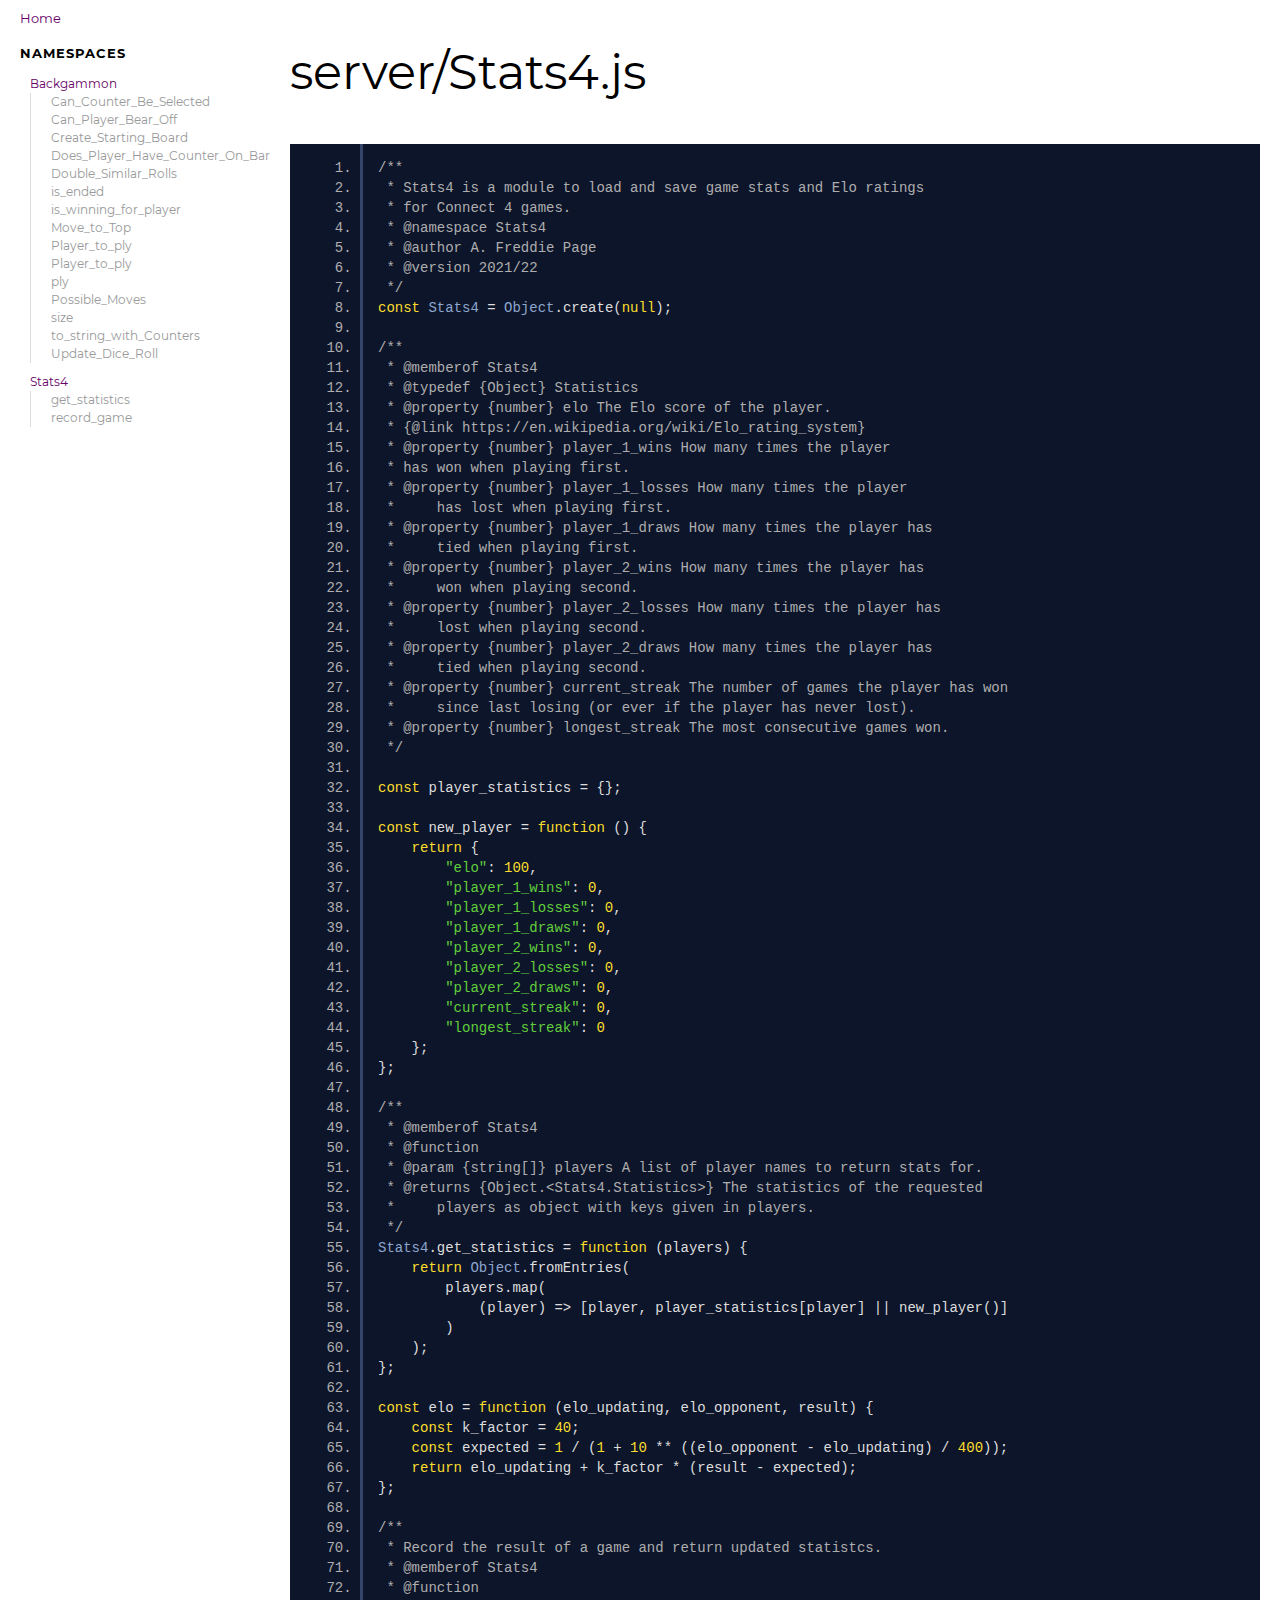
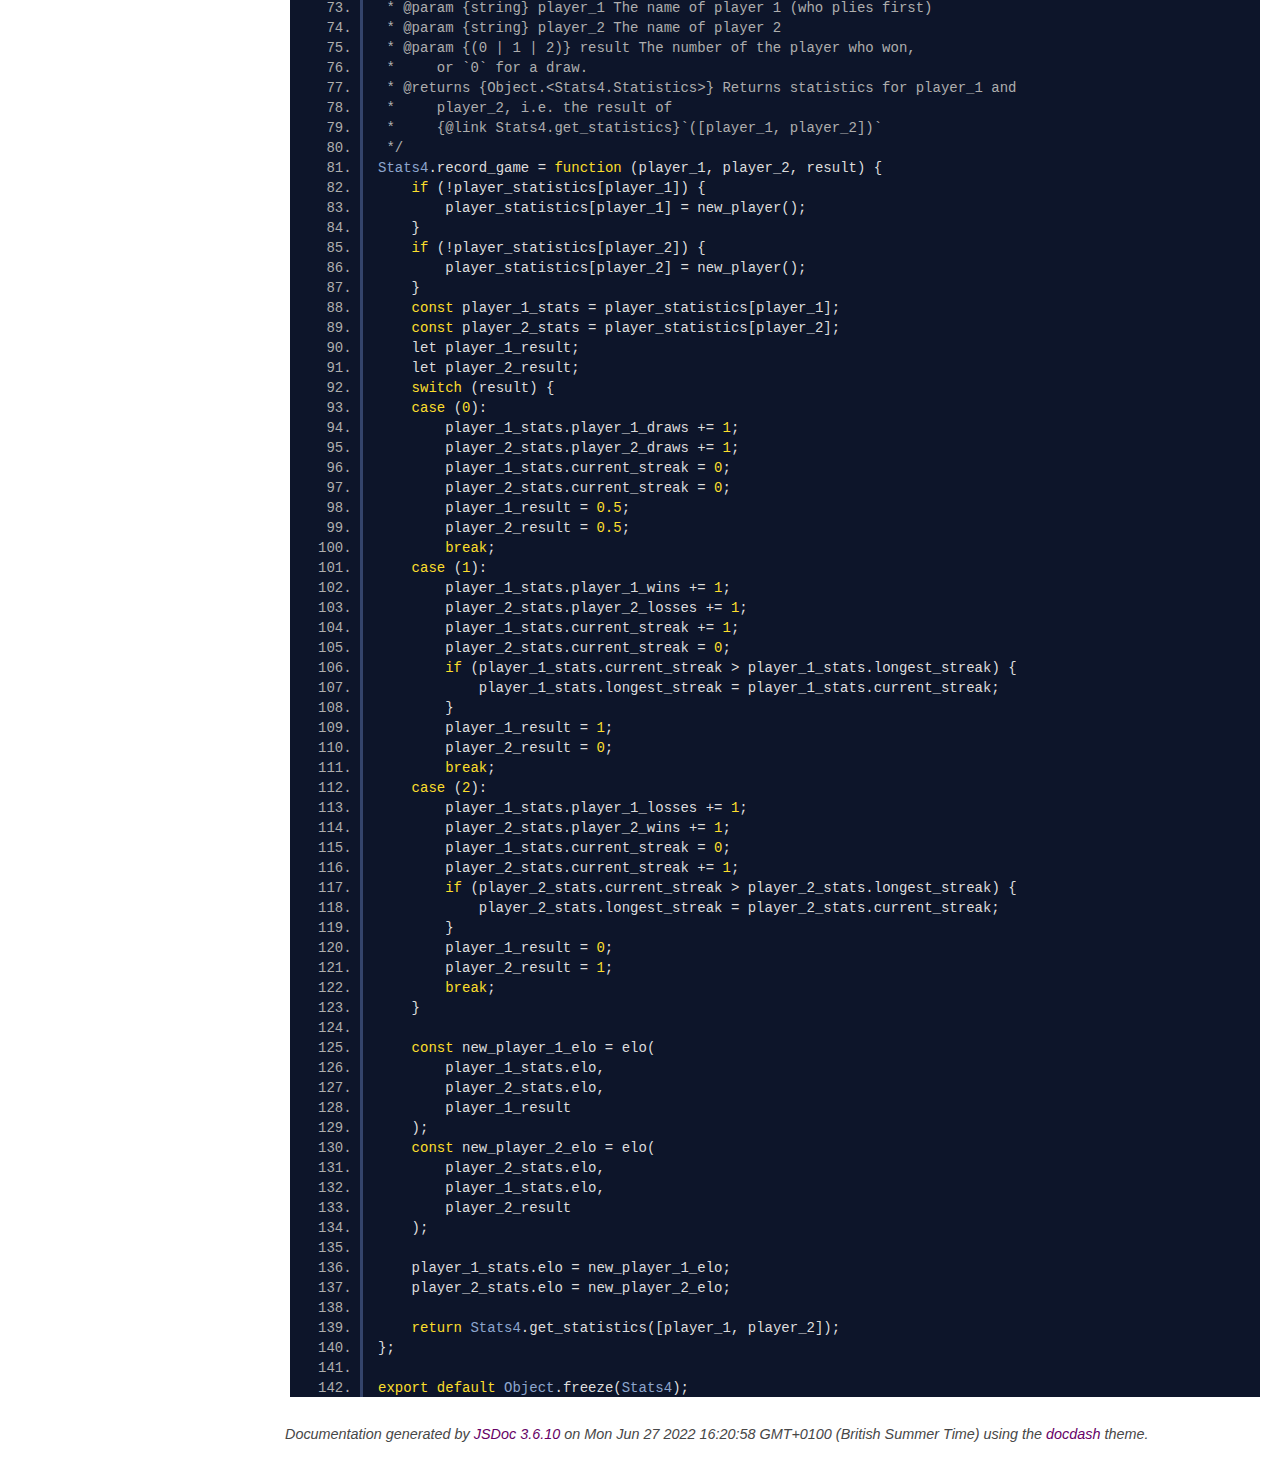
<file: docs/server_Stats4.js.html>
<!DOCTYPE html>
<html lang="en">
<head>
    
    <meta charset="utf-8">
    <title>server/Stats4.js - Documentation</title>
    
    
    <script src="scripts/prettify/prettify.js"></script>
    <script src="scripts/prettify/lang-css.js"></script>
    <!--[if lt IE 9]>
      <script src="//html5shiv.googlecode.com/svn/trunk/html5.js"></script>
    <![endif]-->
    <link type="text/css" rel="stylesheet" href="styles/prettify.css">
    <link type="text/css" rel="stylesheet" href="styles/jsdoc.css">
    <script src="scripts/nav.js" defer></script>
    <meta name="viewport" content="width=device-width, initial-scale=1.0">
</head>
<body>

<input type="checkbox" id="nav-trigger" class="nav-trigger" />
<label for="nav-trigger" class="navicon-button x">
  <div class="navicon"></div>
</label>

<label for="nav-trigger" class="overlay"></label>

<nav >
    
    <h2><a href="index.html">Home</a></h2><h3>Namespaces</h3><ul><li><a href="Backgammon.html">Backgammon</a><ul class='methods'><li data-type='method'><a href="Backgammon.html#.Can_Counter_Be_Selected">Can_Counter_Be_Selected</a></li><li data-type='method'><a href="Backgammon.html#.Can_Player_Bear_Off">Can_Player_Bear_Off</a></li><li data-type='method'><a href="Backgammon.html#.Create_Starting_Board">Create_Starting_Board</a></li><li data-type='method'><a href="Backgammon.html#.Does_Player_Have_Counter_On_Bar">Does_Player_Have_Counter_On_Bar</a></li><li data-type='method'><a href="Backgammon.html#.Double_Similar_Rolls">Double_Similar_Rolls</a></li><li data-type='method'><a href="Backgammon.html#.is_ended">is_ended</a></li><li data-type='method'><a href="Backgammon.html#.is_winning_for_player">is_winning_for_player</a></li><li data-type='method'><a href="Backgammon.html#.Move_to_Top">Move_to_Top</a></li><li data-type='method'><a href="Backgammon.html#.Player_to_ply">Player_to_ply</a></li><li data-type='method'><a href="Backgammon.html#.Player_to_ply">Player_to_ply</a></li><li data-type='method'><a href="Backgammon.html#.ply">ply</a></li><li data-type='method'><a href="Backgammon.html#.Possible_Moves">Possible_Moves</a></li><li data-type='method'><a href="Backgammon.html#.size">size</a></li><li data-type='method'><a href="Backgammon.html#.to_string_with_Counters">to_string_with_Counters</a></li><li data-type='method'><a href="Backgammon.html#.Update_Dice_Roll">Update_Dice_Roll</a></li></ul></li><li><a href="Stats4.html">Stats4</a><ul class='methods'><li data-type='method'><a href="Stats4.html#.get_statistics">get_statistics</a></li><li data-type='method'><a href="Stats4.html#.record_game">record_game</a></li></ul></li></ul>
</nav>

<div id="main">
    
    <h1 class="page-title">server/Stats4.js</h1>
    

    



    
    <section>
        <article>
            <pre class="prettyprint source linenums"><code>/**
 * Stats4 is a module to load and save game stats and Elo ratings
 * for Connect 4 games.
 * @namespace Stats4
 * @author A. Freddie Page
 * @version 2021/22
 */
const Stats4 = Object.create(null);

/**
 * @memberof Stats4
 * @typedef {Object} Statistics
 * @property {number} elo The Elo score of the player.
 * {@link https://en.wikipedia.org/wiki/Elo_rating_system}
 * @property {number} player_1_wins How many times the player
 * has won when playing first.
 * @property {number} player_1_losses How many times the player
 *     has lost when playing first.
 * @property {number} player_1_draws How many times the player has
 *     tied when playing first.
 * @property {number} player_2_wins How many times the player has
 *     won when playing second.
 * @property {number} player_2_losses How many times the player has
 *     lost when playing second.
 * @property {number} player_2_draws How many times the player has
 *     tied when playing second.
 * @property {number} current_streak The number of games the player has won
 *     since last losing (or ever if the player has never lost).
 * @property {number} longest_streak The most consecutive games won.
 */

const player_statistics = {};

const new_player = function () {
    return {
        "elo": 100,
        "player_1_wins": 0,
        "player_1_losses": 0,
        "player_1_draws": 0,
        "player_2_wins": 0,
        "player_2_losses": 0,
        "player_2_draws": 0,
        "current_streak": 0,
        "longest_streak": 0
    };
};

/**
 * @memberof Stats4
 * @function
 * @param {string[]} players A list of player names to return stats for.
 * @returns {Object.&lt;Stats4.Statistics>} The statistics of the requested
 *     players as object with keys given in players.
 */
Stats4.get_statistics = function (players) {
    return Object.fromEntries(
        players.map(
            (player) => [player, player_statistics[player] || new_player()]
        )
    );
};

const elo = function (elo_updating, elo_opponent, result) {
    const k_factor = 40;
    const expected = 1 / (1 + 10 ** ((elo_opponent - elo_updating) / 400));
    return elo_updating + k_factor * (result - expected);
};

/**
 * Record the result of a game and return updated statistcs.
 * @memberof Stats4
 * @function
 * @param {string} player_1 The name of player 1 (who plies first)
 * @param {string} player_2 The name of player 2
 * @param {(0 | 1 | 2)} result The number of the player who won,
 *     or `0` for a draw.
 * @returns {Object.&lt;Stats4.Statistics>} Returns statistics for player_1 and
 *     player_2, i.e. the result of
 *     {@link Stats4.get_statistics}`([player_1, player_2])`
 */
Stats4.record_game = function (player_1, player_2, result) {
    if (!player_statistics[player_1]) {
        player_statistics[player_1] = new_player();
    }
    if (!player_statistics[player_2]) {
        player_statistics[player_2] = new_player();
    }
    const player_1_stats = player_statistics[player_1];
    const player_2_stats = player_statistics[player_2];
    let player_1_result;
    let player_2_result;
    switch (result) {
    case (0):
        player_1_stats.player_1_draws += 1;
        player_2_stats.player_2_draws += 1;
        player_1_stats.current_streak = 0;
        player_2_stats.current_streak = 0;
        player_1_result = 0.5;
        player_2_result = 0.5;
        break;
    case (1):
        player_1_stats.player_1_wins += 1;
        player_2_stats.player_2_losses += 1;
        player_1_stats.current_streak += 1;
        player_2_stats.current_streak = 0;
        if (player_1_stats.current_streak > player_1_stats.longest_streak) {
            player_1_stats.longest_streak = player_1_stats.current_streak;
        }
        player_1_result = 1;
        player_2_result = 0;
        break;
    case (2):
        player_1_stats.player_1_losses += 1;
        player_2_stats.player_2_wins += 1;
        player_1_stats.current_streak = 0;
        player_2_stats.current_streak += 1;
        if (player_2_stats.current_streak > player_2_stats.longest_streak) {
            player_2_stats.longest_streak = player_2_stats.current_streak;
        }
        player_1_result = 0;
        player_2_result = 1;
        break;
    }

    const new_player_1_elo = elo(
        player_1_stats.elo,
        player_2_stats.elo,
        player_1_result
    );
    const new_player_2_elo = elo(
        player_2_stats.elo,
        player_1_stats.elo,
        player_2_result
    );

    player_1_stats.elo = new_player_1_elo;
    player_2_stats.elo = new_player_2_elo;

    return Stats4.get_statistics([player_1, player_2]);
};

export default Object.freeze(Stats4);
</code></pre>
        </article>
    </section>




    
    
</div>

<br class="clear">

<footer>
    Documentation generated by <a href="https://github.com/jsdoc3/jsdoc">JSDoc 3.6.10</a> on Mon Jun 27 2022 16:20:58 GMT+0100 (British Summer Time) using the <a href="https://github.com/clenemt/docdash">docdash</a> theme.
</footer>

<script>prettyPrint();</script>
<script src="scripts/polyfill.js"></script>
<script src="scripts/linenumber.js"></script>



</body>
</html>
</file>
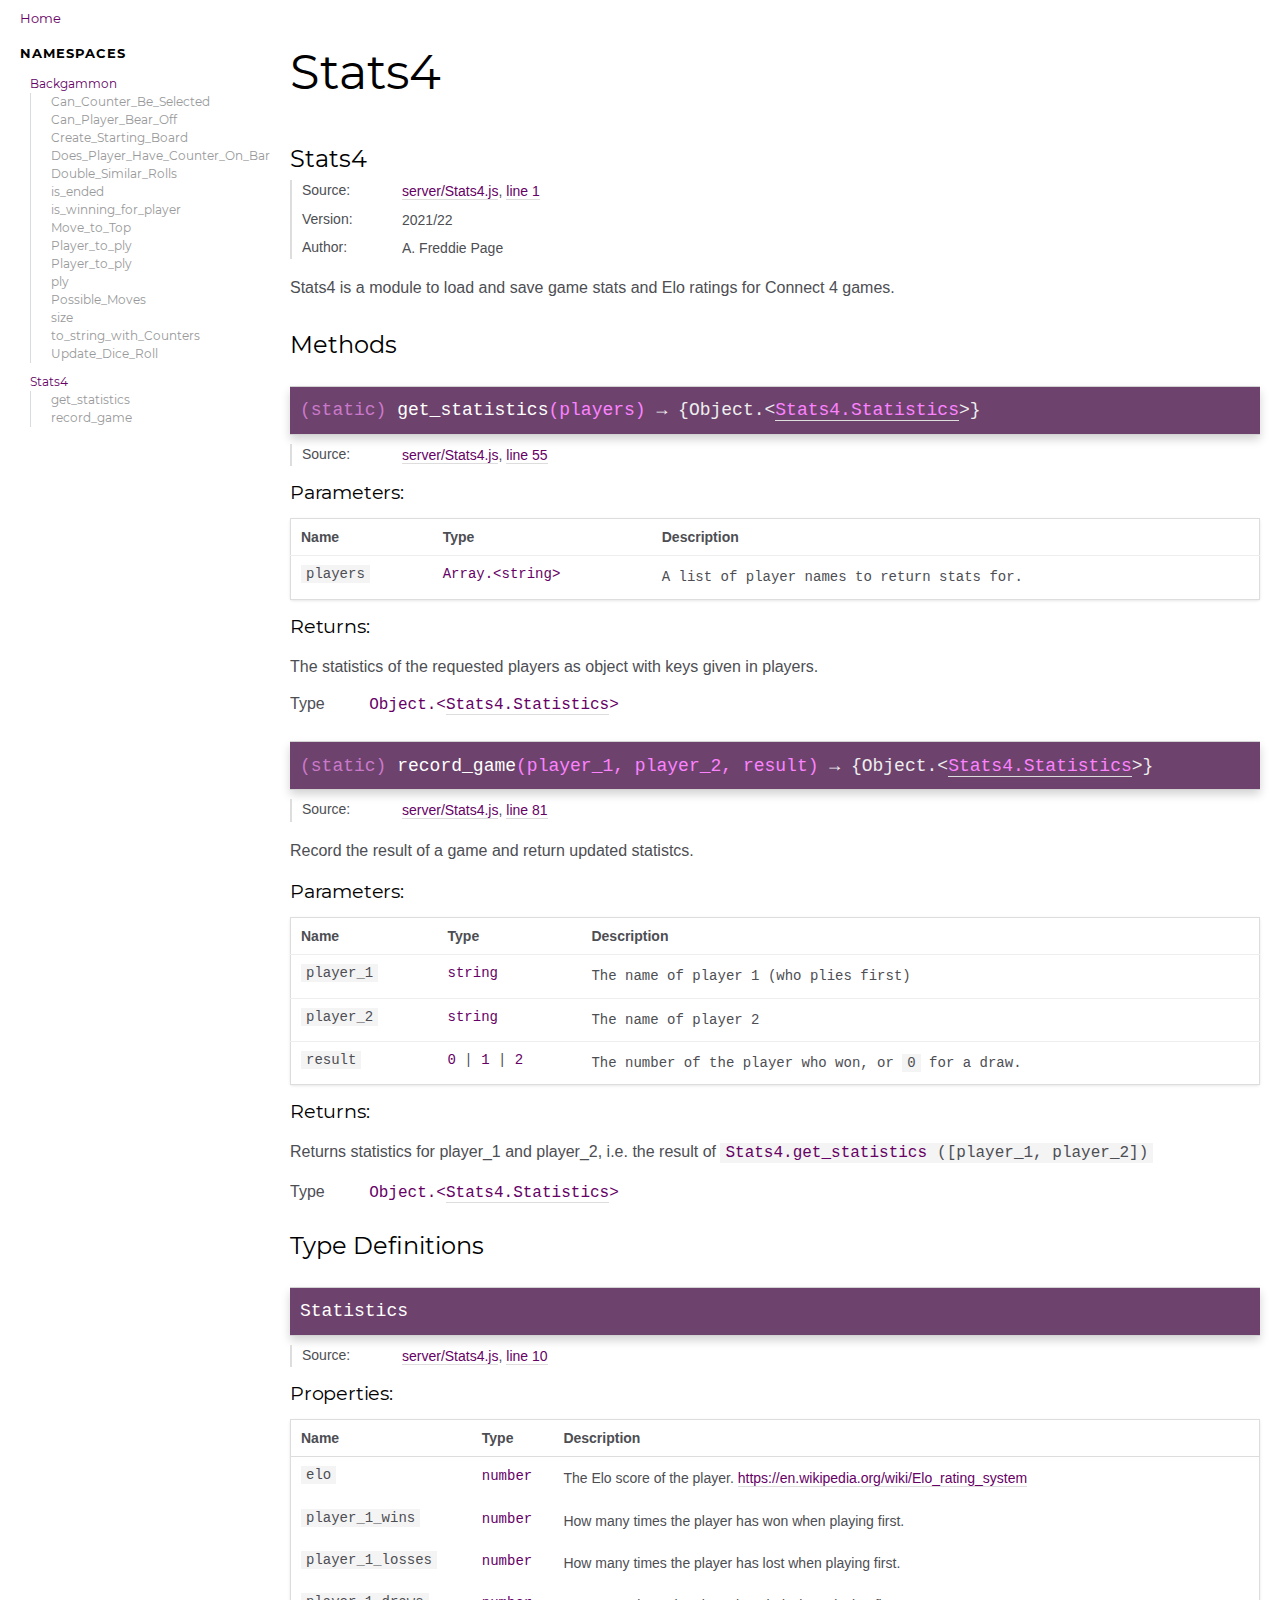
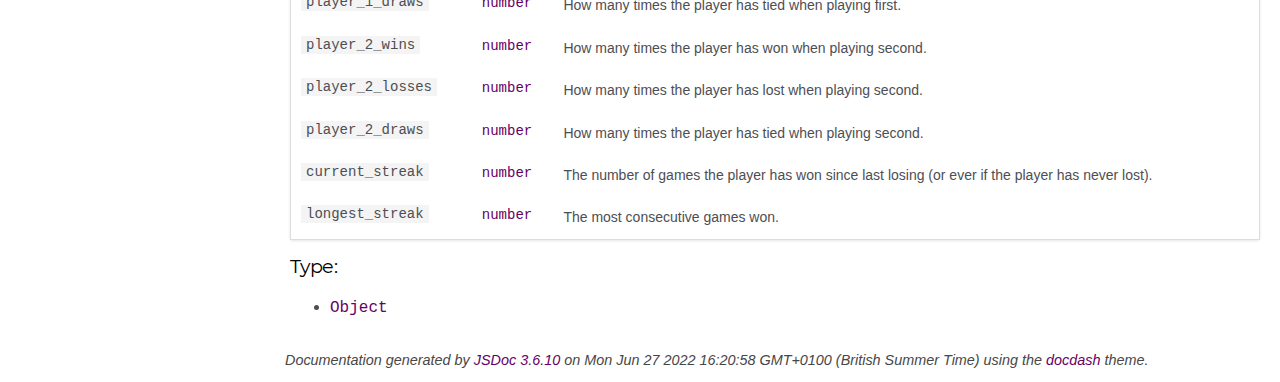
<file: docs/Stats4.html>
<!DOCTYPE html>
<html lang="en">
<head>
    
    <meta charset="utf-8">
    <title>Stats4 - Documentation</title>
    
    
    <script src="scripts/prettify/prettify.js"></script>
    <script src="scripts/prettify/lang-css.js"></script>
    <!--[if lt IE 9]>
      <script src="//html5shiv.googlecode.com/svn/trunk/html5.js"></script>
    <![endif]-->
    <link type="text/css" rel="stylesheet" href="styles/prettify.css">
    <link type="text/css" rel="stylesheet" href="styles/jsdoc.css">
    <script src="scripts/nav.js" defer></script>
    <meta name="viewport" content="width=device-width, initial-scale=1.0">
</head>
<body>

<input type="checkbox" id="nav-trigger" class="nav-trigger" />
<label for="nav-trigger" class="navicon-button x">
  <div class="navicon"></div>
</label>

<label for="nav-trigger" class="overlay"></label>

<nav >
    
    <h2><a href="index.html">Home</a></h2><h3>Namespaces</h3><ul><li><a href="Backgammon.html">Backgammon</a><ul class='methods'><li data-type='method'><a href="Backgammon.html#.Can_Counter_Be_Selected">Can_Counter_Be_Selected</a></li><li data-type='method'><a href="Backgammon.html#.Can_Player_Bear_Off">Can_Player_Bear_Off</a></li><li data-type='method'><a href="Backgammon.html#.Create_Starting_Board">Create_Starting_Board</a></li><li data-type='method'><a href="Backgammon.html#.Does_Player_Have_Counter_On_Bar">Does_Player_Have_Counter_On_Bar</a></li><li data-type='method'><a href="Backgammon.html#.Double_Similar_Rolls">Double_Similar_Rolls</a></li><li data-type='method'><a href="Backgammon.html#.is_ended">is_ended</a></li><li data-type='method'><a href="Backgammon.html#.is_winning_for_player">is_winning_for_player</a></li><li data-type='method'><a href="Backgammon.html#.Move_to_Top">Move_to_Top</a></li><li data-type='method'><a href="Backgammon.html#.Player_to_ply">Player_to_ply</a></li><li data-type='method'><a href="Backgammon.html#.Player_to_ply">Player_to_ply</a></li><li data-type='method'><a href="Backgammon.html#.ply">ply</a></li><li data-type='method'><a href="Backgammon.html#.Possible_Moves">Possible_Moves</a></li><li data-type='method'><a href="Backgammon.html#.size">size</a></li><li data-type='method'><a href="Backgammon.html#.to_string_with_Counters">to_string_with_Counters</a></li><li data-type='method'><a href="Backgammon.html#.Update_Dice_Roll">Update_Dice_Roll</a></li></ul></li><li><a href="Stats4.html">Stats4</a><ul class='methods'><li data-type='method'><a href="Stats4.html#.get_statistics">get_statistics</a></li><li data-type='method'><a href="Stats4.html#.record_game">record_game</a></li></ul></li></ul>
</nav>

<div id="main">
    
    <h1 class="page-title">Stats4</h1>
    

    




<section>

<header>
    
        <h2>
        Stats4
        </h2>
        
    
</header>

<article>
    
        <div class="container-overview">
        
            

<dl class="details">

    
    <dt class="tag-source">Source:</dt>
    <dd class="tag-source"><ul class="dummy"><li>
        <a href="server_Stats4.js.html">server/Stats4.js</a>, <a href="server_Stats4.js.html#line1">line 1</a>
    </li></ul></dd>
    

    
    <dt class="tag-version">Version:</dt>
    <dd class="tag-version"><ul class="dummy"><li>2021/22</li></ul></dd>
    

    

    

    

    

    

    

    

    
    <dt class="tag-author">Author:</dt>
    <dd class="tag-author">
        <ul>
            <li>A. Freddie Page</li>
        </ul>
    </dd>
    

    

    

    

    

    

    
</dl>




            
                <div class="description usertext"><p>Stats4 is a module to load and save game stats and Elo ratings
for Connect 4 games.</p></div>
            

            
        
        </div>
    

    

    

    
    
    

     

    

    

    
        <h3 class="subsection-title">Methods</h3>

        
            

    

    <h4 class="name" id=".get_statistics"><span class="type-signature">(static) </span>get_statistics<span class="signature">(players)</span><span class="type-signature"> &rarr; {Object.&lt;<a href="Stats4.html#.Statistics">Stats4.Statistics</a>>}</span></h4>

    




<dl class="details">

    
    <dt class="tag-source">Source:</dt>
    <dd class="tag-source"><ul class="dummy"><li>
        <a href="server_Stats4.js.html">server/Stats4.js</a>, <a href="server_Stats4.js.html#line55">line 55</a>
    </li></ul></dd>
    

    

    

    

    

    

    

    

    

    

    

    

    

    

    

    
</dl>















    <h5>Parameters:</h5>
    

<table class="params">
    <thead>
    <tr>
        
        <th>Name</th>
        

        <th>Type</th>

        

        

        <th class="last">Description</th>
    </tr>
    </thead>

    <tbody>
    

        <tr>
            
                <td class="name"><code>players</code></td>
            

            <td class="type">
            
                
<span class="param-type">Array.&lt;string></span>


            
            </td>

            

            

            <td class="description last"><p>A list of player names to return stats for.</p></td>
        </tr>

    
    </tbody>
</table>
















<h5>Returns:</h5>

        
<div class="param-desc">
    <p>The statistics of the requested
players as object with keys given in players.</p>
</div>



<dl class="param-type">
    <dt>
        Type
    </dt>
    <dd>
        
<span class="param-type">Object.&lt;<a href="Stats4.html#.Statistics">Stats4.Statistics</a>></span>


    </dd>
</dl>

    



        
            

    

    <h4 class="name" id=".record_game"><span class="type-signature">(static) </span>record_game<span class="signature">(player_1, player_2, result)</span><span class="type-signature"> &rarr; {Object.&lt;<a href="Stats4.html#.Statistics">Stats4.Statistics</a>>}</span></h4>

    




<dl class="details">

    
    <dt class="tag-source">Source:</dt>
    <dd class="tag-source"><ul class="dummy"><li>
        <a href="server_Stats4.js.html">server/Stats4.js</a>, <a href="server_Stats4.js.html#line81">line 81</a>
    </li></ul></dd>
    

    

    

    

    

    

    

    

    

    

    

    

    

    

    

    
</dl>





<div class="description usertext">
    <p>Record the result of a game and return updated statistcs.</p>
</div>











    <h5>Parameters:</h5>
    

<table class="params">
    <thead>
    <tr>
        
        <th>Name</th>
        

        <th>Type</th>

        

        

        <th class="last">Description</th>
    </tr>
    </thead>

    <tbody>
    

        <tr>
            
                <td class="name"><code>player_1</code></td>
            

            <td class="type">
            
                
<span class="param-type">string</span>


            
            </td>

            

            

            <td class="description last"><p>The name of player 1 (who plies first)</p></td>
        </tr>

    

        <tr>
            
                <td class="name"><code>player_2</code></td>
            

            <td class="type">
            
                
<span class="param-type">string</span>


            
            </td>

            

            

            <td class="description last"><p>The name of player 2</p></td>
        </tr>

    

        <tr>
            
                <td class="name"><code>result</code></td>
            

            <td class="type">
            
                
<span class="param-type">0</span>
|

<span class="param-type">1</span>
|

<span class="param-type">2</span>


            
            </td>

            

            

            <td class="description last"><p>The number of the player who won,
or <code>0</code> for a draw.</p></td>
        </tr>

    
    </tbody>
</table>
















<h5>Returns:</h5>

        
<div class="param-desc">
    <p>Returns statistics for player_1 and
player_2, i.e. the result of
<a href="Stats4.html#.get_statistics"><code>Stats4.get_statistics</code></a><code>([player_1, player_2])</code></p>
</div>



<dl class="param-type">
    <dt>
        Type
    </dt>
    <dd>
        
<span class="param-type">Object.&lt;<a href="Stats4.html#.Statistics">Stats4.Statistics</a>></span>


    </dd>
</dl>

    



        
    

    
        <h3 class="subsection-title">Type Definitions</h3>

        
                
<h4 class="name" id=".Statistics">Statistics</h4>





<dl class="details">

    
    <dt class="tag-source">Source:</dt>
    <dd class="tag-source"><ul class="dummy"><li>
        <a href="server_Stats4.js.html">server/Stats4.js</a>, <a href="server_Stats4.js.html#line10">line 10</a>
    </li></ul></dd>
    

    

    

    

    

    

    

    

    

    

    

    

    

    

    

    
</dl>



    <h5 class="subsection-title">Properties:</h5>

    

<table class="props">
    <thead>
    <tr>
        
        <th>Name</th>
        

        <th>Type</th>

        

        

        <th class="last">Description</th>
    </tr>
    </thead>

    <tbody>
    

        <tr>
            
                <td class="name"><code>elo</code></td>
            

            <td class="type">
            
                
<span class="param-type">number</span>


            
            </td>

            

            

            <td class="description last"><p>The Elo score of the player.
<a href="https://en.wikipedia.org/wiki/Elo_rating_system">https://en.wikipedia.org/wiki/Elo_rating_system</a></p></td>
        </tr>

    

        <tr>
            
                <td class="name"><code>player_1_wins</code></td>
            

            <td class="type">
            
                
<span class="param-type">number</span>


            
            </td>

            

            

            <td class="description last"><p>How many times the player
has won when playing first.</p></td>
        </tr>

    

        <tr>
            
                <td class="name"><code>player_1_losses</code></td>
            

            <td class="type">
            
                
<span class="param-type">number</span>


            
            </td>

            

            

            <td class="description last"><p>How many times the player
has lost when playing first.</p></td>
        </tr>

    

        <tr>
            
                <td class="name"><code>player_1_draws</code></td>
            

            <td class="type">
            
                
<span class="param-type">number</span>


            
            </td>

            

            

            <td class="description last"><p>How many times the player has
tied when playing first.</p></td>
        </tr>

    

        <tr>
            
                <td class="name"><code>player_2_wins</code></td>
            

            <td class="type">
            
                
<span class="param-type">number</span>


            
            </td>

            

            

            <td class="description last"><p>How many times the player has
won when playing second.</p></td>
        </tr>

    

        <tr>
            
                <td class="name"><code>player_2_losses</code></td>
            

            <td class="type">
            
                
<span class="param-type">number</span>


            
            </td>

            

            

            <td class="description last"><p>How many times the player has
lost when playing second.</p></td>
        </tr>

    

        <tr>
            
                <td class="name"><code>player_2_draws</code></td>
            

            <td class="type">
            
                
<span class="param-type">number</span>


            
            </td>

            

            

            <td class="description last"><p>How many times the player has
tied when playing second.</p></td>
        </tr>

    

        <tr>
            
                <td class="name"><code>current_streak</code></td>
            

            <td class="type">
            
                
<span class="param-type">number</span>


            
            </td>

            

            

            <td class="description last"><p>The number of games the player has won
since last losing (or ever if the player has never lost).</p></td>
        </tr>

    

        <tr>
            
                <td class="name"><code>longest_streak</code></td>
            

            <td class="type">
            
                
<span class="param-type">number</span>


            
            </td>

            

            

            <td class="description last"><p>The most consecutive games won.</p></td>
        </tr>

    
    </tbody>
</table>








    <h5>Type:</h5>
    <ul>
        <li>
            
<span class="param-type">Object</span>


        </li>
    </ul>






            
    

    
</article>

</section>




    
    
</div>

<br class="clear">

<footer>
    Documentation generated by <a href="https://github.com/jsdoc3/jsdoc">JSDoc 3.6.10</a> on Mon Jun 27 2022 16:20:58 GMT+0100 (British Summer Time) using the <a href="https://github.com/clenemt/docdash">docdash</a> theme.
</footer>

<script>prettyPrint();</script>
<script src="scripts/polyfill.js"></script>
<script src="scripts/linenumber.js"></script>



</body>
</html>
</file>
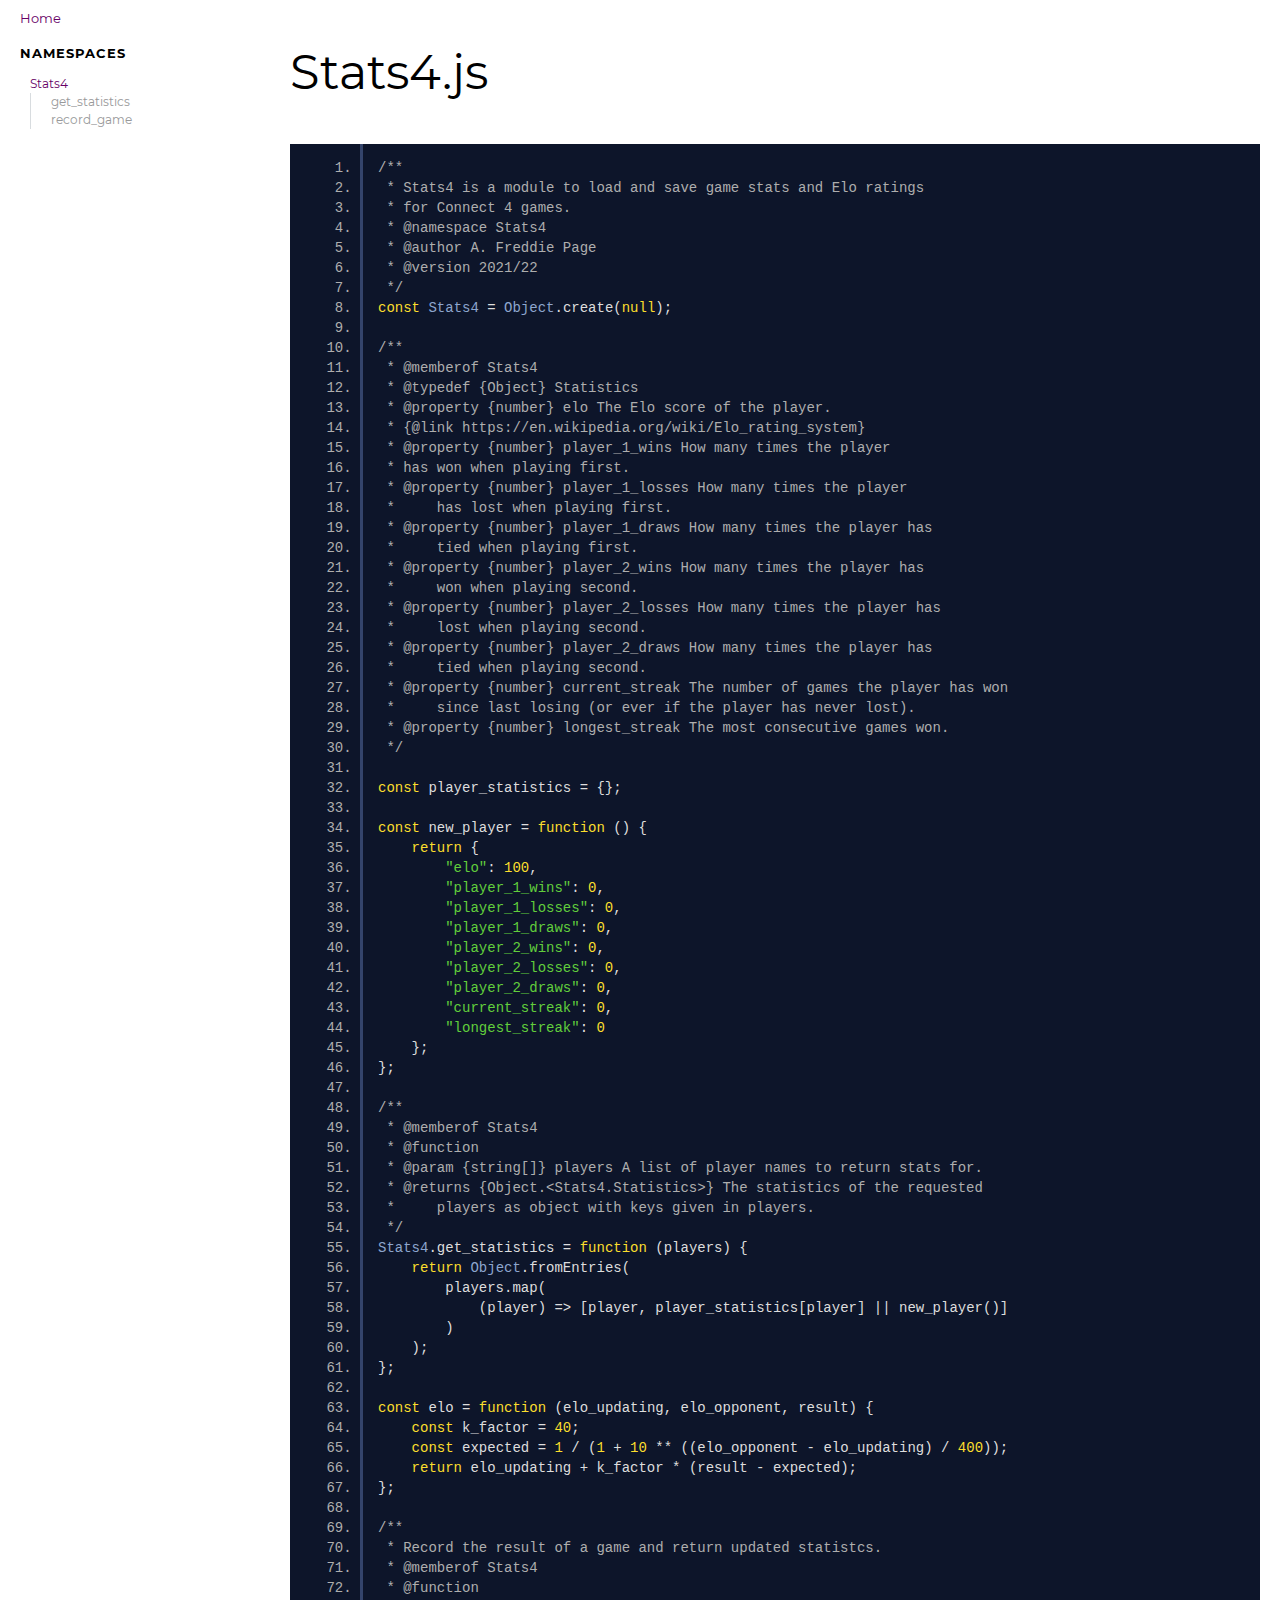
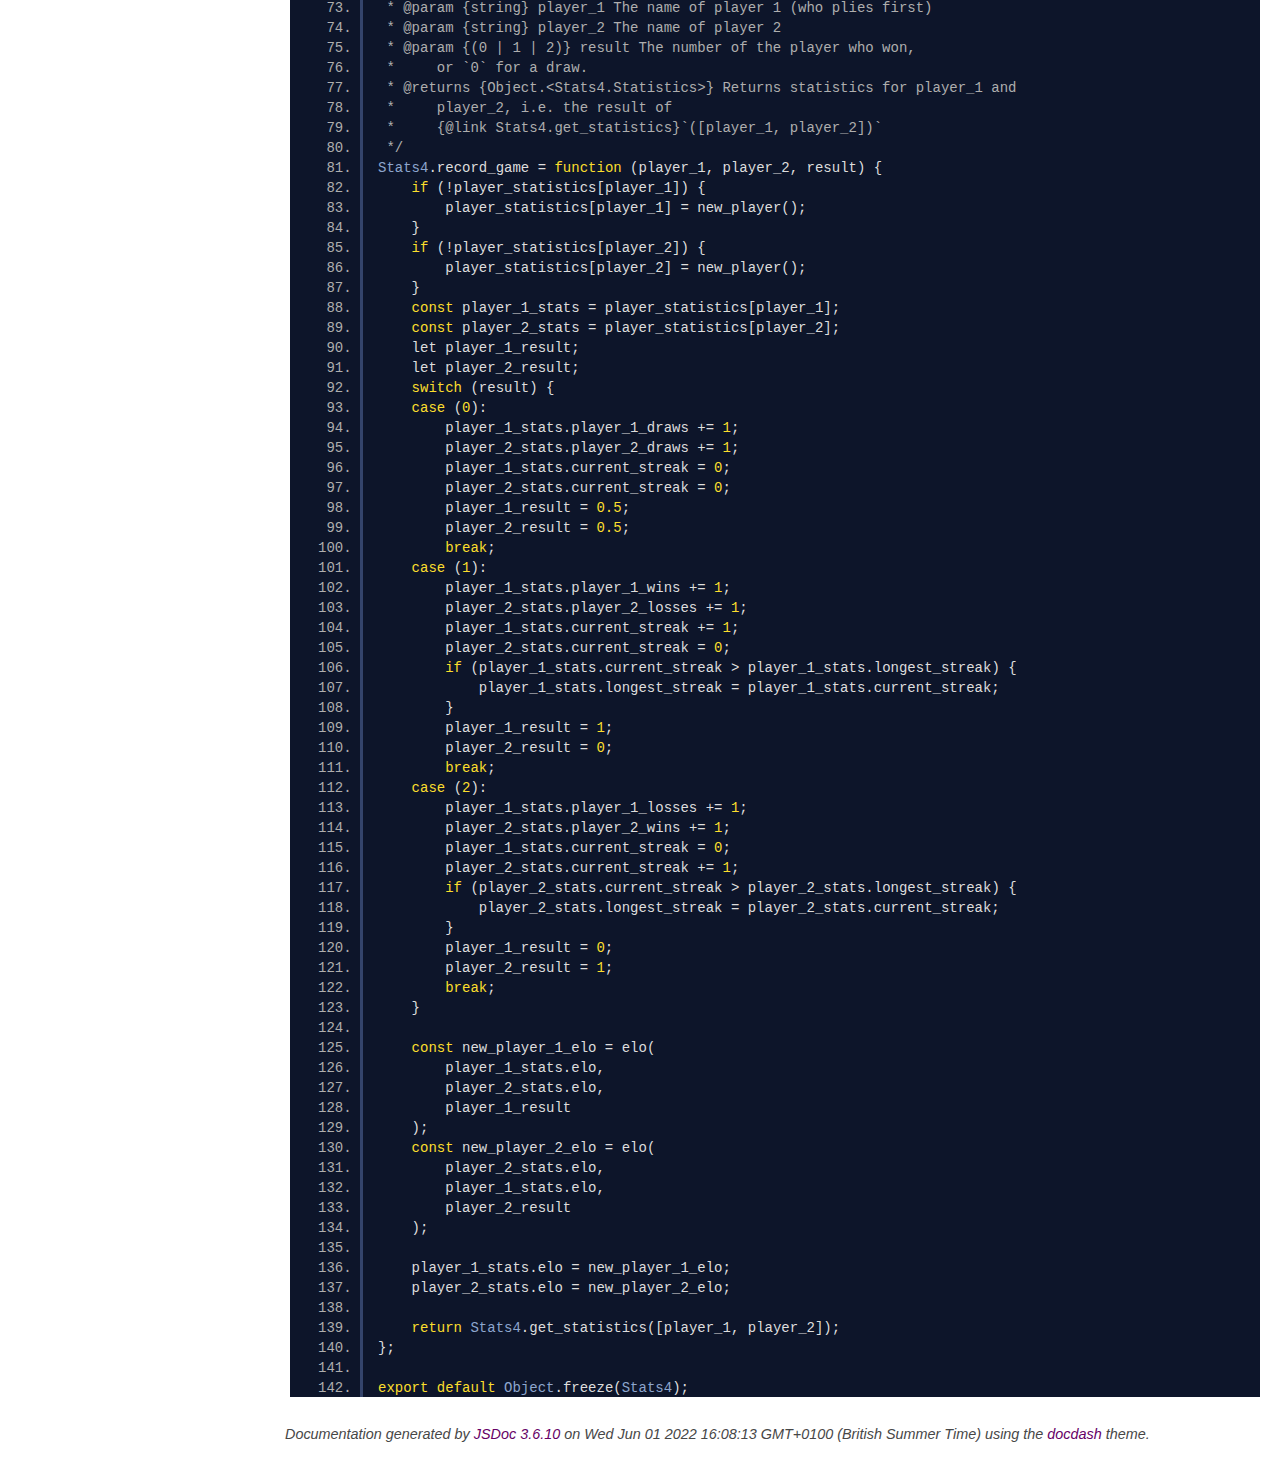
<file: docs/Stats4.js.html>
<!DOCTYPE html>
<html lang="en">
<head>
    
    <meta charset="utf-8">
    <title>Stats4.js - Documentation</title>
    
    
    <script src="scripts/prettify/prettify.js"></script>
    <script src="scripts/prettify/lang-css.js"></script>
    <!--[if lt IE 9]>
      <script src="//html5shiv.googlecode.com/svn/trunk/html5.js"></script>
    <![endif]-->
    <link type="text/css" rel="stylesheet" href="styles/prettify.css">
    <link type="text/css" rel="stylesheet" href="styles/jsdoc.css">
    <script src="scripts/nav.js" defer></script>
    <meta name="viewport" content="width=device-width, initial-scale=1.0">
</head>
<body>

<input type="checkbox" id="nav-trigger" class="nav-trigger" />
<label for="nav-trigger" class="navicon-button x">
  <div class="navicon"></div>
</label>

<label for="nav-trigger" class="overlay"></label>

<nav >
    
    <h2><a href="index.html">Home</a></h2><h3>Namespaces</h3><ul><li><a href="Stats4.html">Stats4</a><ul class='methods'><li data-type='method'><a href="Stats4.html#.get_statistics">get_statistics</a></li><li data-type='method'><a href="Stats4.html#.record_game">record_game</a></li></ul></li></ul>
</nav>

<div id="main">
    
    <h1 class="page-title">Stats4.js</h1>
    

    



    
    <section>
        <article>
            <pre class="prettyprint source linenums"><code>/**
 * Stats4 is a module to load and save game stats and Elo ratings
 * for Connect 4 games.
 * @namespace Stats4
 * @author A. Freddie Page
 * @version 2021/22
 */
const Stats4 = Object.create(null);

/**
 * @memberof Stats4
 * @typedef {Object} Statistics
 * @property {number} elo The Elo score of the player.
 * {@link https://en.wikipedia.org/wiki/Elo_rating_system}
 * @property {number} player_1_wins How many times the player
 * has won when playing first.
 * @property {number} player_1_losses How many times the player
 *     has lost when playing first.
 * @property {number} player_1_draws How many times the player has
 *     tied when playing first.
 * @property {number} player_2_wins How many times the player has
 *     won when playing second.
 * @property {number} player_2_losses How many times the player has
 *     lost when playing second.
 * @property {number} player_2_draws How many times the player has
 *     tied when playing second.
 * @property {number} current_streak The number of games the player has won
 *     since last losing (or ever if the player has never lost).
 * @property {number} longest_streak The most consecutive games won.
 */

const player_statistics = {};

const new_player = function () {
    return {
        "elo": 100,
        "player_1_wins": 0,
        "player_1_losses": 0,
        "player_1_draws": 0,
        "player_2_wins": 0,
        "player_2_losses": 0,
        "player_2_draws": 0,
        "current_streak": 0,
        "longest_streak": 0
    };
};

/**
 * @memberof Stats4
 * @function
 * @param {string[]} players A list of player names to return stats for.
 * @returns {Object.&lt;Stats4.Statistics>} The statistics of the requested
 *     players as object with keys given in players.
 */
Stats4.get_statistics = function (players) {
    return Object.fromEntries(
        players.map(
            (player) => [player, player_statistics[player] || new_player()]
        )
    );
};

const elo = function (elo_updating, elo_opponent, result) {
    const k_factor = 40;
    const expected = 1 / (1 + 10 ** ((elo_opponent - elo_updating) / 400));
    return elo_updating + k_factor * (result - expected);
};

/**
 * Record the result of a game and return updated statistcs.
 * @memberof Stats4
 * @function
 * @param {string} player_1 The name of player 1 (who plies first)
 * @param {string} player_2 The name of player 2
 * @param {(0 | 1 | 2)} result The number of the player who won,
 *     or `0` for a draw.
 * @returns {Object.&lt;Stats4.Statistics>} Returns statistics for player_1 and
 *     player_2, i.e. the result of
 *     {@link Stats4.get_statistics}`([player_1, player_2])`
 */
Stats4.record_game = function (player_1, player_2, result) {
    if (!player_statistics[player_1]) {
        player_statistics[player_1] = new_player();
    }
    if (!player_statistics[player_2]) {
        player_statistics[player_2] = new_player();
    }
    const player_1_stats = player_statistics[player_1];
    const player_2_stats = player_statistics[player_2];
    let player_1_result;
    let player_2_result;
    switch (result) {
    case (0):
        player_1_stats.player_1_draws += 1;
        player_2_stats.player_2_draws += 1;
        player_1_stats.current_streak = 0;
        player_2_stats.current_streak = 0;
        player_1_result = 0.5;
        player_2_result = 0.5;
        break;
    case (1):
        player_1_stats.player_1_wins += 1;
        player_2_stats.player_2_losses += 1;
        player_1_stats.current_streak += 1;
        player_2_stats.current_streak = 0;
        if (player_1_stats.current_streak > player_1_stats.longest_streak) {
            player_1_stats.longest_streak = player_1_stats.current_streak;
        }
        player_1_result = 1;
        player_2_result = 0;
        break;
    case (2):
        player_1_stats.player_1_losses += 1;
        player_2_stats.player_2_wins += 1;
        player_1_stats.current_streak = 0;
        player_2_stats.current_streak += 1;
        if (player_2_stats.current_streak > player_2_stats.longest_streak) {
            player_2_stats.longest_streak = player_2_stats.current_streak;
        }
        player_1_result = 0;
        player_2_result = 1;
        break;
    }

    const new_player_1_elo = elo(
        player_1_stats.elo,
        player_2_stats.elo,
        player_1_result
    );
    const new_player_2_elo = elo(
        player_2_stats.elo,
        player_1_stats.elo,
        player_2_result
    );

    player_1_stats.elo = new_player_1_elo;
    player_2_stats.elo = new_player_2_elo;

    return Stats4.get_statistics([player_1, player_2]);
};

export default Object.freeze(Stats4);
</code></pre>
        </article>
    </section>




    
    
</div>

<br class="clear">

<footer>
    Documentation generated by <a href="https://github.com/jsdoc3/jsdoc">JSDoc 3.6.10</a> on Wed Jun 01 2022 16:08:13 GMT+0100 (British Summer Time) using the <a href="https://github.com/clenemt/docdash">docdash</a> theme.
</footer>

<script>prettyPrint();</script>
<script src="scripts/polyfill.js"></script>
<script src="scripts/linenumber.js"></script>



</body>
</html>
</file>
<file: docs/styles/prettify.css>
.pln {
  color: #ddd;
}

/* string content */
.str {
  color: #61ce3c;
}

/* a keyword */
.kwd {
  color: #fbde2d;
}

/* a comment */
.com {
  color: #aeaeae;
}

/* a type name */
.typ {
  color: #8da6ce;
}

/* a literal value */
.lit {
  color: #fbde2d;
}

/* punctuation */
.pun {
  color: #ddd;
}

/* lisp open bracket */
.opn {
  color: #000000;
}

/* lisp close bracket */
.clo {
  color: #000000;
}

/* a markup tag name */
.tag {
  color: #8da6ce;
}

/* a markup attribute name */
.atn {
  color: #fbde2d;
}

/* a markup attribute value */
.atv {
  color: #ddd;
}

/* a declaration */
.dec {
  color: #EF5050;
}

/* a variable name */
.var {
  color: #c82829;
}

/* a function name */
.fun {
  color: #4271ae;
}

/* Specify class=linenums on a pre to get line numbering */
ol.linenums {
  margin-top: 0;
  margin-bottom: 0;
}
</file>
<file: docs/styles/jsdoc.css>
* {
  box-sizing: border-box
}

html, body {
  height: 100%;
  width: 100%;
}

body {
  color: #4d4e53;
  background-color: white;
  margin: 0 auto;
  padding: 0 20px;
  font-family: 'Helvetica Neue', Helvetica, sans-serif;
  font-size: 16px;
}

img {
  max-width: 100%;
}

a,
a:active {
  color: #606;
  text-decoration: none;
}

a:hover {
  text-decoration: none;
}

article a {
  border-bottom: 1px solid #ddd;
}

article a:hover, article a:active {
  border-bottom-color: #222;
}

article .description a {
    word-break: break-word;
}

p, ul, ol, blockquote {
  margin-bottom: 1em;
  line-height: 160%;
}

h1, h2, h3, h4, h5, h6 {
  font-family: 'Montserrat', sans-serif;
}

h1, h2, h3, h4, h5, h6 {
  color: #000;
  font-weight: 400;
  margin: 0;
}

h1 {
  font-weight: 300;
  font-size: 48px;
  margin: 1em 0 .5em;
}

h1.page-title {
  font-size: 48px;
  margin: 1em 30px;
  line-height: 100%;
  word-wrap: break-word;
}

h2 {
  font-size: 24px;
  margin: 1.5em 0 .3em;
}

h3 {
  font-size: 24px;
  margin: 1.2em 0 .3em;
}

h4 {
  font-size: 18px;
  margin: 1em 0 .2em;
  color: #4d4e53;
}

h4.name {
  color: #fff;
  background: #6d426d;
  box-shadow: 0 .25em .5em #d3d3d3;
  border-top: 1px solid #d3d3d3;
  border-bottom: 1px solid #d3d3d3;
  margin: 1.5em 0 0.5em;
  padding: .75em 0 .75em 10px;
}

h4.name a {
  color: #fc83ff;
}

h4.name a:hover {
  border-bottom-color: #fc83ff;
}

h5, .container-overview .subsection-title {
  font-size: 120%;
  letter-spacing: -0.01em;
  margin: 8px 0 3px 0;
}

h6 {
  font-size: 100%;
  letter-spacing: -0.01em;
  margin: 6px 0 3px 0;
  font-style: italic;
}

.usertext h1 {
  font-family: "Source Sans Pro";
  font-size: 24px;
  margin: 2.5em 0 1em;
  font-weight: 400;
}

.usertext h2 {
  font-family: "Source Sans Pro";
  font-size: 18px;
  margin: 2em 0 0.5em;
  font-weight: 400;

}

.usertext h3 {
  font-family: "Source Sans Pro";
  font-size: 15px;
  margin: 1.5em 0 0;
  font-weight: 400;
}

.usertext h4 {
  font-family: "Source Sans Pro";
  font-size: 14px;
  margin: 0 0 0;
  font-weight: 400;
}

.usertext h5 {
  font-size: 12px;
  margin: 1em 0 0;
  font-weight: normal;
  color: #666;
}

.usertext h6 {
  font-size: 11px;
  margin: 1em 0 0;
  font-weight: normal;
  font-style: normal;
  color: #666;
}


tt, code, kbd, samp {
  font-family: Consolas, Monaco, 'Andale Mono', monospace;
  background: #f4f4f4;
  padding: 1px 5px;
}

.class-description {
  font-size: 130%;
  line-height: 140%;
  margin-bottom: 1em;
  margin-top: 1em;
}

.class-description:empty {
  margin: 0
}

#main {
  float: right;
  width: calc(100% - 240px);
}

header {
  display: block
}

section {
  display: block;
  background-color: #fff;
  padding: 0 0 0 30px;
}

.variation {
  display: none
}

.signature-attributes {
  font-size: 60%;
  color: #eee;
  font-style: italic;
  font-weight: lighter;
}

nav {
  float: left;
  display: block;
  width: 250px;
  background: #fff;
  overflow: auto;
  position: fixed;
  height: 100%;
}

nav #nav-search{
    width: 210px;
    height: 30px;
    padding: 5px 10px;
    font-size: 12px;
    line-height: 1.5;
    border-radius: 3px;
    margin-right: 20px;
    margin-top: 20px;
}

nav.wrap a{
    word-wrap: break-word;
}

nav h3 {
  margin-top: 12px;
  font-size: 13px;
  text-transform: uppercase;
  letter-spacing: 1px;
  font-weight: 700;
  line-height: 24px;
  margin: 15px 0 10px;
  padding: 0;
  color: #000;
}

nav ul {
  font-family: 'Lucida Grande', 'Lucida Sans Unicode', arial, sans-serif;
  font-size: 100%;
  line-height: 17px;
  padding: 0;
  margin: 0;
  list-style-type: none;
}

nav ul a,
nav ul a:active {
  font-family: 'Montserrat', sans-serif;
  line-height: 18px;
  padding: 0;
  display: block;
  font-size: 12px;
}

nav a:hover,
nav a:active {
  color: #606;
}

nav > ul {
  padding: 0 10px;
}

nav > ul > li > a {
  color: #606;
  margin-top: 10px;
}

nav ul ul a {
  color: hsl(207, 1%, 60%);
  border-left: 1px solid hsl(207, 10%, 86%);
}

nav ul ul a,
nav ul ul a:active {
  padding-left: 20px
}

nav h2 {
   font-size: 13px;
   margin: 10px 0 0 0;
   padding: 0;
}

nav > h2 > a {
   margin: 10px 0 -10px;
   color: #606 !important;
}

footer {
  color: hsl(0, 0%, 28%);
  margin-left: 250px;
  display: block;
  padding: 15px;
  font-style: italic;
  font-size: 90%;
}

.ancestors {
  color: #999
}

.ancestors a {
   color: #999 !important;
}

.clear {
  clear: both
}

.important {
  font-weight: bold;
  color: #950B02;
}

.yes-def {
  text-indent: -1000px
}

.type-signature {
  color: #CA79CA
}

.type-signature:last-child {
  color: #eee;
}

.name, .signature {
  font-family: Consolas, Monaco, 'Andale Mono', monospace
}

.signature {
    color: #fc83ff;
}

.details {
  margin-top: 6px;
  border-left: 2px solid #DDD;
  line-height: 20px;
  font-size: 14px;
}

.details dt {
   width: auto;
   float: left;
   padding-left: 10px;
}

.details dd {
   margin-left: 70px;
   margin-top: 6px;
   margin-bottom: 6px;
}

.details ul {
   margin: 0
}

.details ul {
   list-style-type: none
}

.details pre.prettyprint {
   margin: 0
}

.details .object-value {
   padding-top: 0
}

.description {
  margin-bottom: 1em;
  margin-top: 1em;
}

.code-caption {
  font-style: italic;
  font-size: 107%;
  margin: 0;
}

.prettyprint {
  font-size: 14px;
  overflow: auto;
}

.prettyprint.source {
  width: inherit;
  line-height: 18px;
  display: block;
  background-color: #0d152a;
  color: #aeaeae;
}

.prettyprint code {
  line-height: 18px;
  display: block;
  background-color: #0d152a;
  color: #4D4E53;
}

.prettyprint > code {
  padding: 15px;
}

.prettyprint .linenums code {
  padding: 0 15px
}

.prettyprint .linenums li:first-of-type code {
  padding-top: 15px
}

.prettyprint code span.line {
  display: inline-block
}

.prettyprint.linenums {
  padding-left: 70px;
  -webkit-user-select: none;
  -moz-user-select: none;
  -ms-user-select: none;
  user-select: none;
}

.prettyprint.linenums ol {
   padding-left: 0
}

.prettyprint.linenums li {
   border-left: 3px #34446B solid;
}

.prettyprint.linenums li.selected, .prettyprint.linenums li.selected * {
   background-color: #34446B;
}

.prettyprint.linenums li * {
   -webkit-user-select: text;
   -moz-user-select: text;
   -ms-user-select: text;
   user-select: text;
}

.prettyprint.linenums li code:empty:after {
  content:"";
  display:inline-block;
  width:0px;
}

table {
  border-spacing: 0;
  border: 1px solid #ddd;
  border-collapse: collapse;
  border-radius: 3px;
  box-shadow: 0 1px 3px rgba(0,0,0,0.1);
  width: 100%;
  font-size: 14px;
  margin: 1em 0;
}

td, th {
   margin: 0px;
   text-align: left;
   vertical-align: top;
   padding: 10px;
   display: table-cell;
}

thead tr, thead tr {
   background-color: #fff;
   font-weight: bold;
   border-bottom: 1px solid #ddd;
}

.params .type {
  white-space: nowrap;
}

.params code {
  white-space: pre;
}

.params td, .params .name, .props .name, .name code {
   color: #4D4E53;
   font-family: Consolas, Monaco, 'Andale Mono', monospace;
   font-size: 100%;
}

.params td {
   border-top: 1px solid #eee
}

.params td.description > p:first-child, .props td.description > p:first-child {
   margin-top: 0;
   padding-top: 0;
}

.params td.description > p:last-child, .props td.description > p:last-child {
   margin-bottom: 0;
   padding-bottom: 0;
}

span.param-type, .params td .param-type, .param-type dd {
   color: #606;
  font-family: Consolas, Monaco, 'Andale Mono', monospace
}

.param-type dt, .param-type dd {
  display: inline-block
}

.param-type {
  margin: 14px 0;
}

.disabled {
  color: #454545
}

/* navicon button */
.navicon-button {
  display: none;
  position: relative;
  padding: 2.0625rem 1.5rem;
  transition: 0.25s;
  cursor: pointer;
  -webkit-user-select: none;
     -moz-user-select: none;
      -ms-user-select: none;
          user-select: none;
  opacity: .8;
}
.navicon-button .navicon:before, .navicon-button .navicon:after {
  transition: 0.25s;
}
.navicon-button:hover {
  transition: 0.5s;
  opacity: 1;
}
.navicon-button:hover .navicon:before, .navicon-button:hover .navicon:after {
  transition: 0.25s;
}
.navicon-button:hover .navicon:before {
  top: .825rem;
}
.navicon-button:hover .navicon:after {
  top: -.825rem;
}

/* navicon */
.navicon {
  position: relative;
  width: 2.5em;
  height: .3125rem;
  background: #000;
  transition: 0.3s;
  border-radius: 2.5rem;
}
.navicon:before, .navicon:after {
  display: block;
  content: "";
  height: .3125rem;
  width: 2.5rem;
  background: #000;
  position: absolute;
  z-index: -1;
  transition: 0.3s 0.25s;
  border-radius: 1rem;
}
.navicon:before {
  top: .625rem;
}
.navicon:after {
  top: -.625rem;
}

/* open */
.nav-trigger:checked + label:not(.steps) .navicon:before,
.nav-trigger:checked + label:not(.steps) .navicon:after {
  top: 0 !important;
}

.nav-trigger:checked + label .navicon:before,
.nav-trigger:checked + label .navicon:after {
  transition: 0.5s;
}

/* Minus */
.nav-trigger:checked + label {
  -webkit-transform: scale(0.75);
          transform: scale(0.75);
}

/* × and + */
.nav-trigger:checked + label.plus .navicon,
.nav-trigger:checked + label.x .navicon {
  background: transparent;
}

.nav-trigger:checked + label.plus .navicon:before,
.nav-trigger:checked + label.x .navicon:before {
  -webkit-transform: rotate(-45deg);
          transform: rotate(-45deg);
  background: #FFF;
}

.nav-trigger:checked + label.plus .navicon:after,
.nav-trigger:checked + label.x .navicon:after {
  -webkit-transform: rotate(45deg);
          transform: rotate(45deg);
  background: #FFF;
}

.nav-trigger:checked + label.plus {
  -webkit-transform: scale(0.75) rotate(45deg);
          transform: scale(0.75) rotate(45deg);
}

.nav-trigger:checked ~ nav {
  left: 0 !important;
}

.nav-trigger:checked ~ .overlay {
  display: block;
}

.nav-trigger {
  position: fixed;
  top: 0;
  clip: rect(0, 0, 0, 0);
}

.overlay {
  display: none;
  position: fixed;
  top: 0;
  bottom: 0;
  left: 0;
  right: 0;
  width: 100%;
  height: 100%;
  background: hsla(0, 0%, 0%, 0.5);
  z-index: 1;
}

/* nav level */
.level-hide {
    display: none;
}
html[data-search-mode] .level-hide {
    display: block;
}


@media only screen and (max-width: 680px) {
  body {
    overflow-x: hidden;
  }

  nav {
    background: #FFF;
    width: 250px;
    height: 100%;
    position: fixed;
    top: 0;
    right: 0;
    bottom: 0;
    left: -250px;
    z-index: 3;
    padding: 0 10px;
    transition: left 0.2s;
  }

  .navicon-button {
    display: inline-block;
    position: fixed;
    top: 1.5em;
    right: 0;
    z-index: 2;
  }

  #main {
    width: 100%;
  }

  #main h1.page-title {
    margin: 1em 0;
  }

  #main section {
    padding: 0;
  }

  footer {
    margin-left: 0;
  }
}

/** Add a '#' to static members */
[data-type="member"] a::before {
  content: '#';
  display: inline-block;
  margin-left: -14px;
  margin-right: 5px;
}

#disqus_thread{
    margin-left: 30px;
}

@font-face {
  font-family: 'Montserrat';
  font-style: normal;
  font-weight: 400;
  src: url('../fonts/Montserrat/Montserrat-Regular.eot'); /* IE9 Compat Modes */
  src: url('../fonts/Montserrat/Montserrat-Regular.eot?#iefix') format('embedded-opentype'), /* IE6-IE8 */
       url('../fonts/Montserrat/Montserrat-Regular.woff2') format('woff2'), /* Super Modern Browsers */
       url('../fonts/Montserrat/Montserrat-Regular.woff') format('woff'), /* Pretty Modern Browsers */
       url('../fonts/Montserrat/Montserrat-Regular.ttf')  format('truetype'); /* Safari, Android, iOS */
}

@font-face {
  font-family: 'Montserrat';
  font-style: normal;
  font-weight: 700;
  src: url('../fonts/Montserrat/Montserrat-Bold.eot'); /* IE9 Compat Modes */
  src: url('../fonts/Montserrat/Montserrat-Bold.eot?#iefix') format('embedded-opentype'), /* IE6-IE8 */
       url('../fonts/Montserrat/Montserrat-Bold.woff2') format('woff2'), /* Super Modern Browsers */
       url('../fonts/Montserrat/Montserrat-Bold.woff') format('woff'), /* Pretty Modern Browsers */
       url('../fonts/Montserrat/Montserrat-Bold.ttf')  format('truetype'); /* Safari, Android, iOS */
}

@font-face {
    font-family: 'Source Sans Pro';
    src: url('../fonts/Source-Sans-Pro/sourcesanspro-regular-webfont.eot');
    src: url('../fonts/Source-Sans-Pro/sourcesanspro-regular-webfont.eot?#iefix') format('embedded-opentype'),
         url('../fonts/Source-Sans-Pro/sourcesanspro-regular-webfont.woff2') format('woff2'),
         url('../fonts/Source-Sans-Pro/sourcesanspro-regular-webfont.woff') format('woff'),
         url('../fonts/Source-Sans-Pro/sourcesanspro-regular-webfont.ttf') format('truetype'),
         url('../fonts/Source-Sans-Pro/sourcesanspro-regular-webfont.svg#source_sans_proregular') format('svg');
    font-weight: 400;
    font-style: normal;
}

@font-face {
    font-family: 'Source Sans Pro';
    src: url('../fonts/Source-Sans-Pro/sourcesanspro-light-webfont.eot');
    src: url('../fonts/Source-Sans-Pro/sourcesanspro-light-webfont.eot?#iefix') format('embedded-opentype'),
         url('../fonts/Source-Sans-Pro/sourcesanspro-light-webfont.woff2') format('woff2'),
         url('../fonts/Source-Sans-Pro/sourcesanspro-light-webfont.woff') format('woff'),
         url('../fonts/Source-Sans-Pro/sourcesanspro-light-webfont.ttf') format('truetype'),
         url('../fonts/Source-Sans-Pro/sourcesanspro-light-webfont.svg#source_sans_prolight') format('svg');
    font-weight: 300;
    font-style: normal;

}
</file>
